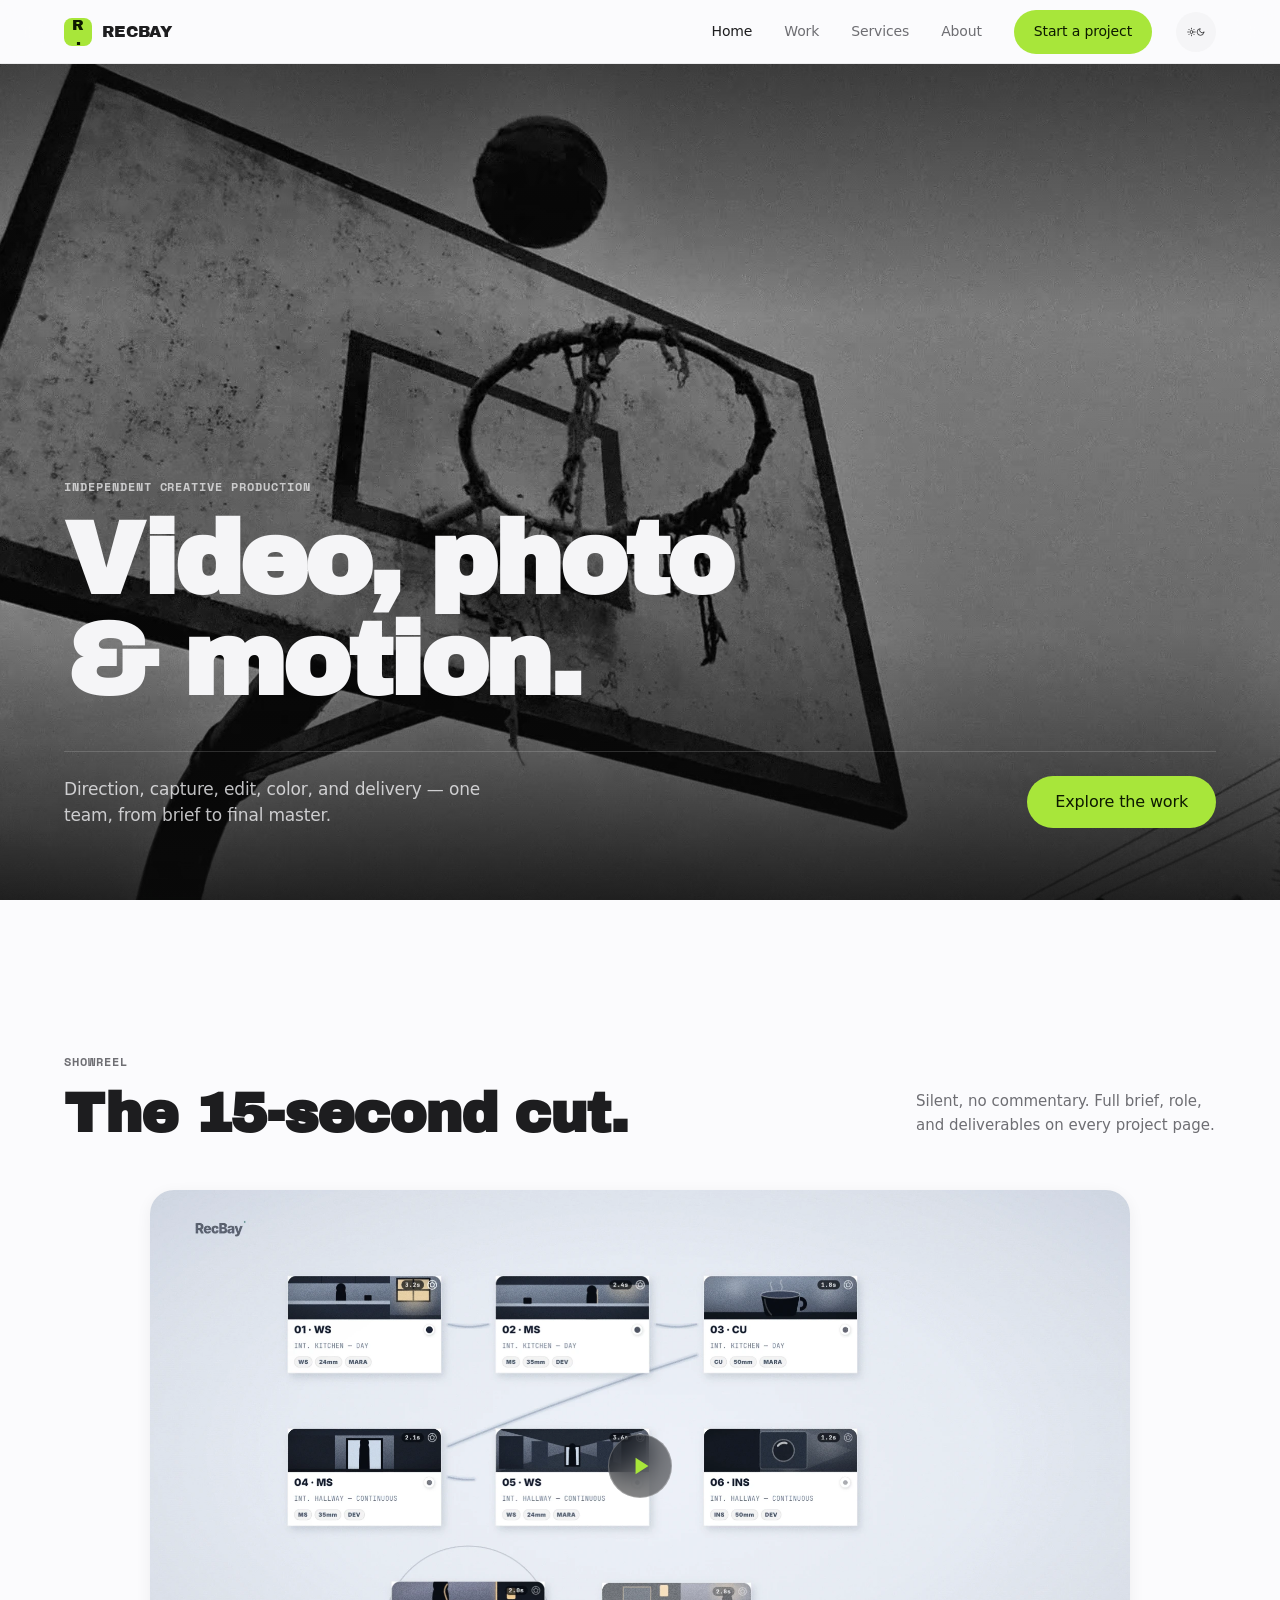
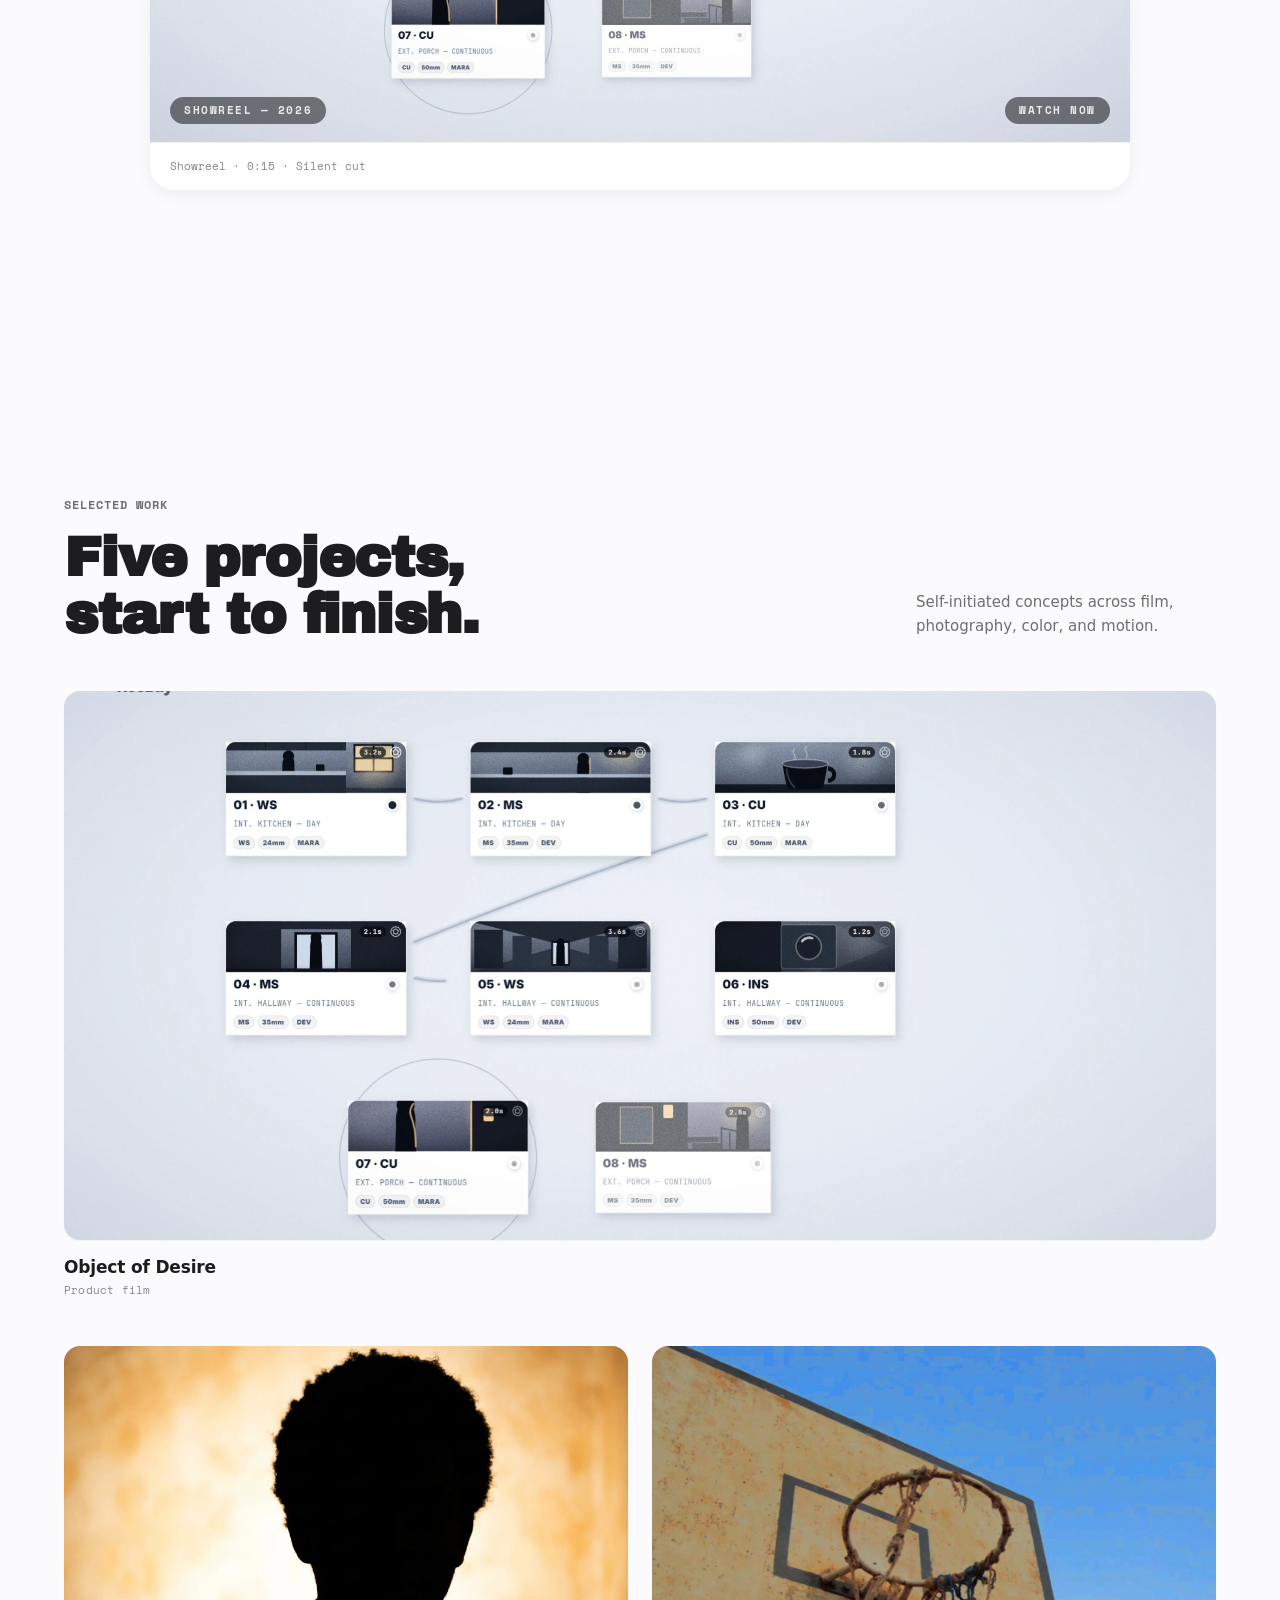
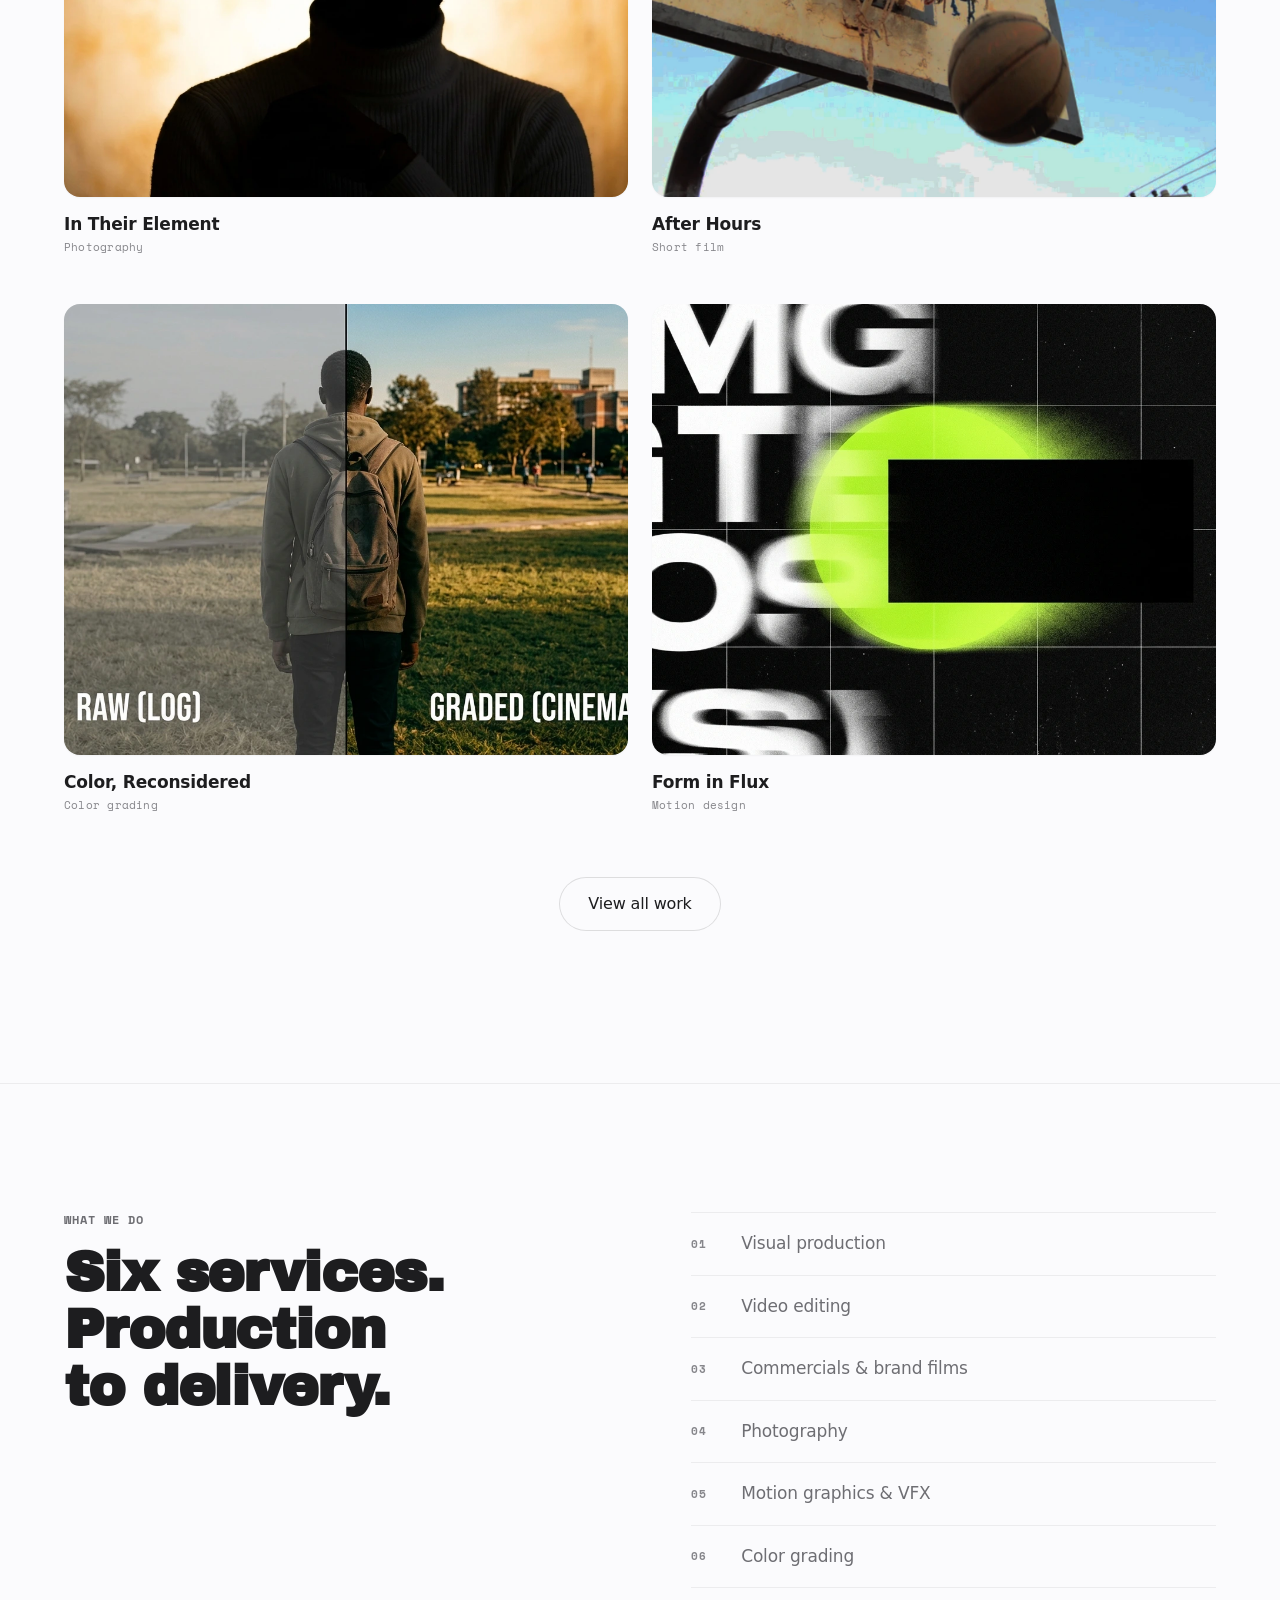
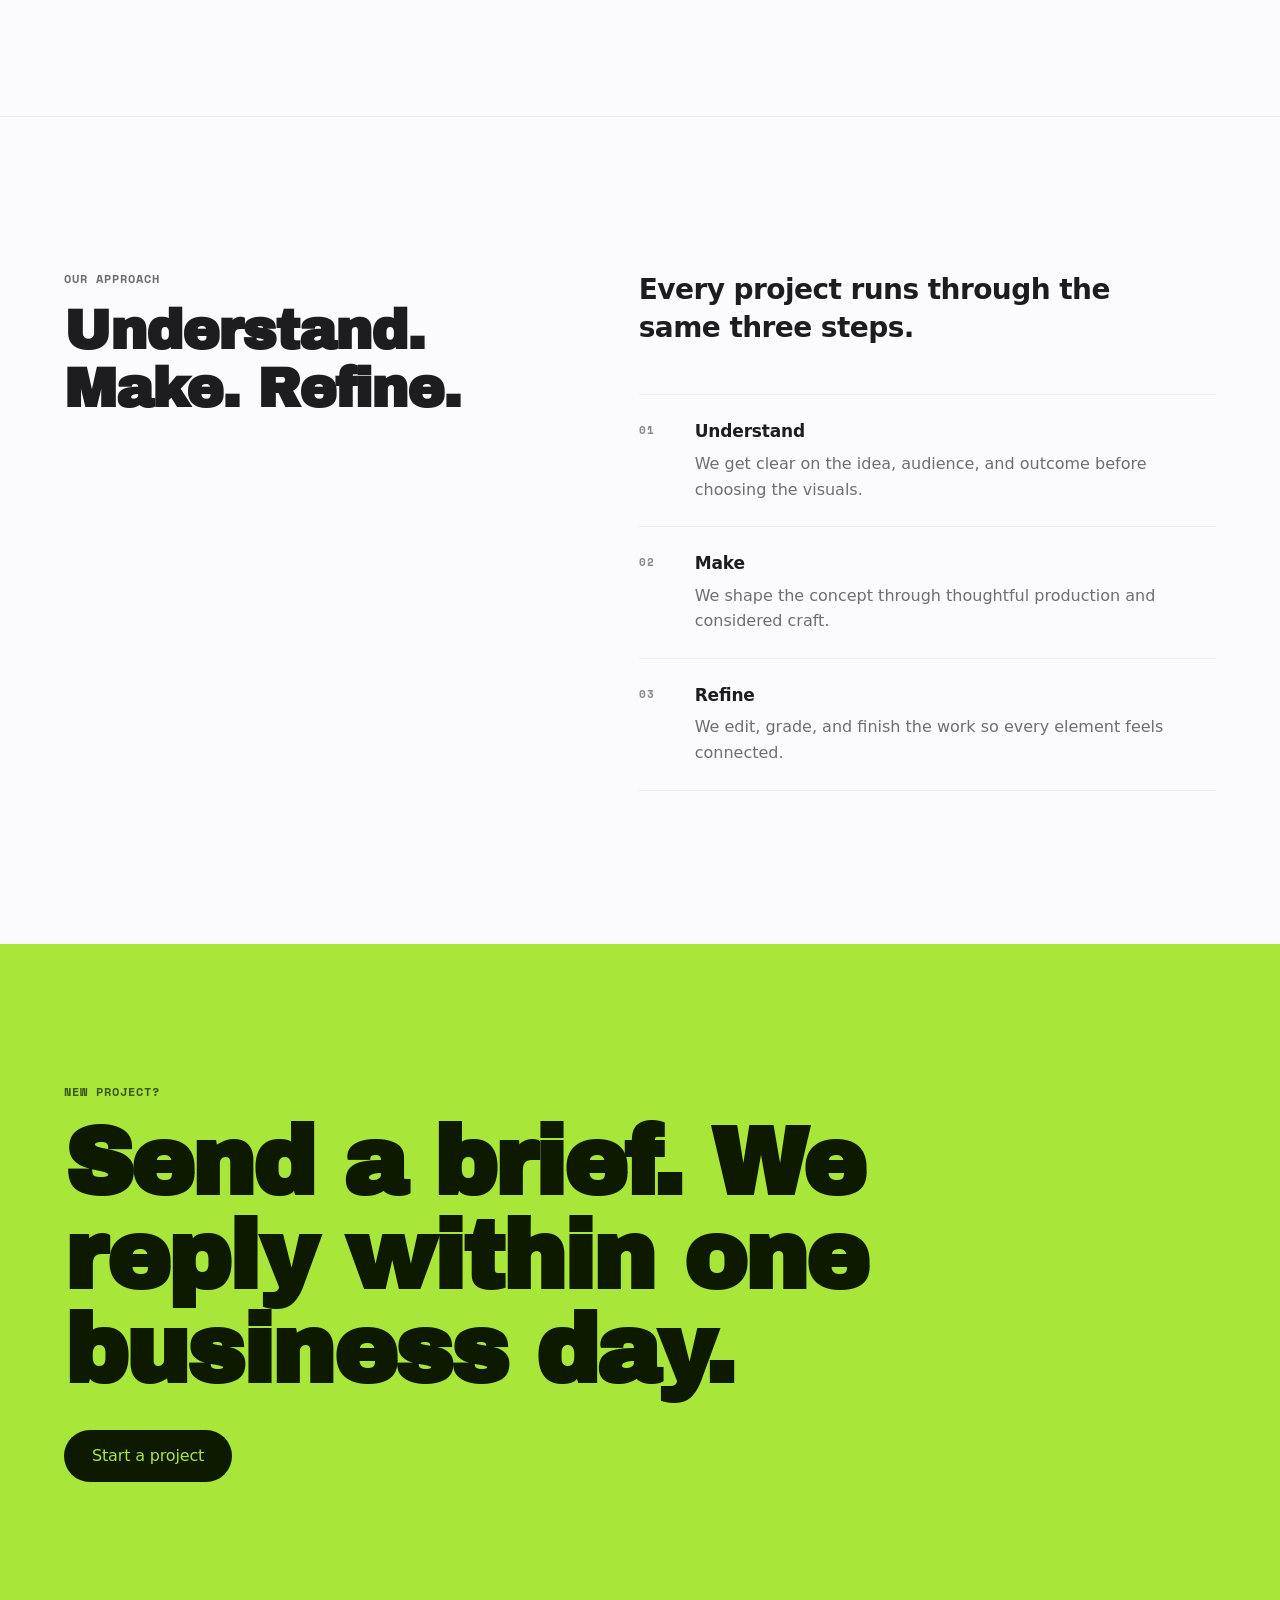
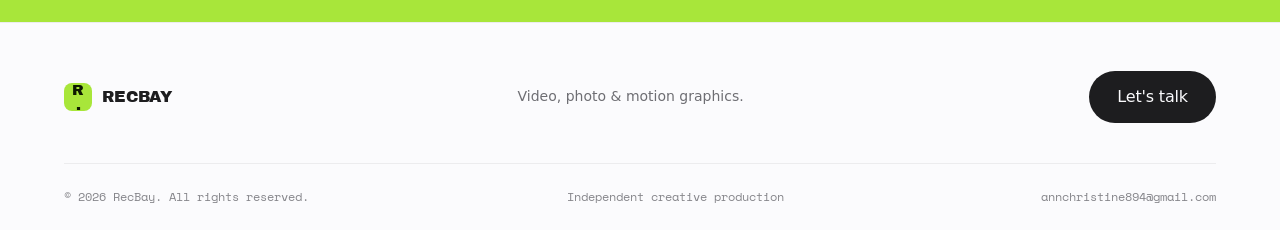
<file: index.html>
<!doctype html>
<html lang="en" class="no-js">
<head>
  <meta charset="utf-8">
  <meta name="viewport" content="width=device-width, initial-scale=1, viewport-fit=cover">
  <meta name="description" content="RecBay is an independent creative production team working across visual production, editing, photography, color grading, motion graphics and VFX.">
  <meta name="theme-color" content="#fbfbfd" id="theme-color-meta">
  <meta name="color-scheme" content="light dark">
  <script>
    (function () {
      var key = 'recbay-theme';
      var stored = null;
      try { stored = localStorage.getItem(key); } catch (e) {}
      var systemDark = window.matchMedia && window.matchMedia('(prefers-color-scheme: dark)').matches;
      var theme = stored === 'light' || stored === 'dark' ? stored : (systemDark ? 'dark' : 'light');
      document.documentElement.setAttribute('data-theme', theme);
      document.documentElement.style.colorScheme = theme;
      var meta = document.getElementById('theme-color-meta');
      if (meta) meta.setAttribute('content', theme === 'dark' ? '#000000' : '#fbfbfd');
    }());
  </script>
  <title>RecBay — Film &amp; Video Production</title>
  <link rel="icon" href="assets/images/recbay-mark.svg" type="image/svg+xml">
  <link rel="preload" href="assets/images/home/hero-poster.webp" as="image">
  <link rel="preload" href="css/styles.css" as="style">
  <link rel="stylesheet" href="css/styles.css">
  <link rel="preconnect" href="https://fonts.googleapis.com">
  <link rel="preconnect" href="https://fonts.gstatic.com" crossorigin>
  <link href="https://fonts.googleapis.com/css2?family=Archivo+Black&family=Space+Mono:wght@400;700&display=swap" rel="stylesheet">
  <script src="js/main.js" defer></script>
</head>
<body>
  <a class="skip-link" href="#main">Skip to content</a>
  <header class="site-header">
    <div class="container nav-wrap">
      <a class="wordmark" href="index.html"><span class="brand-symbol">R<span>.</span></span><span>RECBAY</span></a>
      <button class="theme-toggle" type="button" data-theme-toggle hidden aria-label="Switch to dark mode" title="Switch to dark mode">
        <span class="theme-toggle__icon" aria-hidden="true">
          <svg class="theme-toggle__sun" width="16" height="16" viewBox="0 0 24 24" fill="none" stroke="currentColor" stroke-width="2" stroke-linecap="round" stroke-linejoin="round"><circle cx="12" cy="12" r="4"></circle><path d="M12 2v2M12 20v2M4.93 4.93l1.41 1.41M17.66 17.66l1.41 1.41M2 12h2M20 12h2M6.34 17.66l-1.41 1.41M19.07 4.93l-1.41 1.41"></path></svg>
          <svg class="theme-toggle__moon" width="16" height="16" viewBox="0 0 24 24" fill="none" stroke="currentColor" stroke-width="2" stroke-linecap="round" stroke-linejoin="round"><path d="M21 12.79A9 9 0 1 1 11.21 3 7 7 0 0 0 21 12.79z"></path></svg>
        </span>
      </button>
      <button class="menu-toggle" aria-expanded="false" aria-controls="primary-nav" aria-label="Open navigation"><span></span><span></span></button>
      <nav id="primary-nav" class="primary-nav" aria-label="Main navigation">
        <a class="active" href="index.html">Home</a>
        <a href="work.html">Work</a>
        <a href="services.html">Services</a>
        <a href="about.html">About</a>
        <a class="nav-cta" href="contact.html">Start a project</a>
      </nav>
    </div>
  </header>
  <main id="main">
    <section class="hero" aria-labelledby="hero-title">
      <video class="hero-video" poster="assets/images/home/hero-poster.webp" autoplay muted loop playsinline preload="metadata" disablepictureinpicture disableremoteplayback aria-hidden="true" tabindex="-1">
        <source src="assets/videos/hero-16x9.webm" type="video/webm">
        <source src="assets/videos/hero-16x9.mp4" type="video/mp4">
      </video>
      <div class="hero-scrim" aria-hidden="true"></div>
      <div class="container hero-inner">
        <p class="eyebrow">Independent creative production</p>
        <h1 class="hero-title" id="hero-title">Video, photo &amp; motion.</h1>
        <div class="hero-bottom">
          <p class="hero-intro">Direction, capture, edit, color, and delivery — one team, from brief to final master.</p>
          <a class="button button-lime" href="work.html">Explore the work</a>
        </div>
      </div>
    </section>

    <section class="section" id="showreel" aria-labelledby="showreel-title">
      <div class="container">
        <div class="section-heading">
          <div>
            <p class="eyebrow">Showreel</p>
            <h2 id="showreel-title">The 15-second cut.</h2>
          </div>
          <p class="section-note">Silent, no commentary. Full brief, role, and deliverables on every project page.</p>
        </div>
        <figure class="reel" data-reel>
          <div class="reel__poster" data-reel-poster>
            <img src="assets/videos/showreel-poster.webp" alt="" width="1920" height="1080" loading="lazy" decoding="async">
            <p class="reel__label">Showreel — 2026</p>
            <p class="reel__status">Watch now</p>
            <button class="reel__play" type="button" data-reel-play aria-label="Play the showreel">
              <svg width="22" height="22" viewBox="0 0 24 24" aria-hidden="true" focusable="false"><polygon points="5,3 19,12 5,21" fill="currentColor"></polygon></svg>
            </button>
          </div>
          <video class="reel__video" data-reel-video controls playsinline preload="none" poster="assets/videos/showreel-poster.webp" hidden>
            <source src="assets/videos/showreel.webm" type="video/webm">
            <source src="assets/videos/showreel.mp4" type="video/mp4">
            Your browser does not support the video element.
          </video>
          <figcaption>
            <span>Showreel · 0:15 · Silent cut</span>
          </figcaption>
        </figure>
      </div>
    </section>

    <section class="section section-work">
      <div class="container">
        <div class="section-heading">
          <div>
            <p class="eyebrow">Selected work</p>
            <h2>Five projects, start to finish.</h2>
          </div>
          <p class="section-note">Self-initiated concepts across film, photography, color, and motion.</p>
        </div>
        <div class="project-grid">
          <a class="project-card project-card-large" href="project-product-film.html">
            <div class="project-art art-product"><img src="assets/images/projects/object-of-desire-card.webp" alt="Object of Desire — product film still" class="project-image" loading="lazy" decoding="async" width="1920" height="1080"></div>
            <div class="project-meta"><div><h3>Object of Desire</h3><p>Product film</p></div></div>
          </a>
          <a class="project-card" href="project-editorial.html">
            <div class="project-art art-editorial"><img src="assets/images/projects/in-their-element-card.webp" alt="In Their Element — environmental portrait still" class="project-image" loading="lazy" decoding="async" width="1408" height="768"></div>
            <div class="project-meta"><div><h3>In Their Element</h3><p>Photography</p></div></div>
          </a>
          <a class="project-card" href="project-short-film.html">
            <div class="project-art art-film"><img src="assets/images/projects/after-hours-card.webp" alt="After Hours — night film still" class="project-image" loading="lazy" decoding="async" width="1920" height="1080"></div>
            <div class="project-meta"><div><h3>After Hours</h3><p>Short film</p></div></div>
          </a>
          <a class="project-card" href="project-color-study.html">
            <div class="project-art art-grade"><img src="assets/images/projects/color-reconsidered-card.webp" alt="Color, Reconsidered — graded still" class="project-image" loading="lazy" decoding="async" width="1408" height="768"></div>
            <div class="project-meta"><div><h3>Color, Reconsidered</h3><p>Color grading</p></div></div>
          </a>
          <a class="project-card" href="project-motion-ident.html">
            <div class="project-art art-motion"><img src="assets/images/projects/form-in-flux-card.webp" alt="Form in Flux — motion design styleframe" class="project-image" loading="lazy" decoding="async" width="1408" height="768"></div>
            <div class="project-meta"><div><h3>Form in Flux</h3><p>Motion design</p></div></div>
          </a>
        </div>
        <div class="center-action"><a class="button button-outline" href="work.html">View all work</a></div>
      </div>
    </section>

    <section class="services-band">
      <div class="container services-band-inner">
        <div>
          <p class="eyebrow">What we do</p>
          <h2>Six services. Production to delivery.</h2>
        </div>
        <div class="service-list">
          <a href="services.html#visual-production"><span>01</span> Visual production</a>
          <a href="services.html#video-editing"><span>02</span> Video editing</a>
          <a href="services.html#brand-films"><span>03</span> Commercials & brand films</a>
          <a href="services.html#photography"><span>04</span> Photography</a>
          <a href="services.html#motion-vfx"><span>05</span> Motion graphics & VFX</a>
          <a href="services.html#color-grading"><span>06</span> Color grading</a>
        </div>
      </div>
    </section>

    <section class="section process-section">
      <div class="container process-layout">
        <div>
          <p class="eyebrow">Our approach</p>
          <h2>Understand. Make. Refine.</h2>
        </div>
        <div class="process-content">
          <p class="large-copy">Every project runs through the same three steps.</p>
          <div class="process-steps">
            <div><span>01</span><h3>Understand</h3><p>We get clear on the idea, audience, and outcome before choosing the visuals.</p></div>
            <div><span>02</span><h3>Make</h3><p>We shape the concept through thoughtful production and considered craft.</p></div>
            <div><span>03</span><h3>Refine</h3><p>We edit, grade, and finish the work so every element feels connected.</p></div>
          </div>
        </div>
      </div>
    </section>

    <section class="contact-banner">
      <div class="container contact-banner-inner">
        <p class="eyebrow">New project?</p>
        <h2>Send a brief. We reply within one business day.</h2>
        <a class="button button-lime" href="contact.html">Start a project</a>
      </div>
    </section>
  </main>

  <footer class="site-footer">
    <div class="container footer-top"><a class="wordmark" href="index.html"><span class="brand-symbol">R<span>.</span></span><span>RECBAY</span></a><p>Video, photo &amp; motion graphics.</p><a class="button button-solid" href="contact.html">Let's talk</a></div>
    <div class="container footer-bottom"><span>© <span data-year></span> RecBay. All rights reserved.</span><span>Independent creative production</span><a href="mailto:annchristine894@gmail.com">annchristine894@gmail.com</a></div>
  </footer>
</body>
</html>
</file>
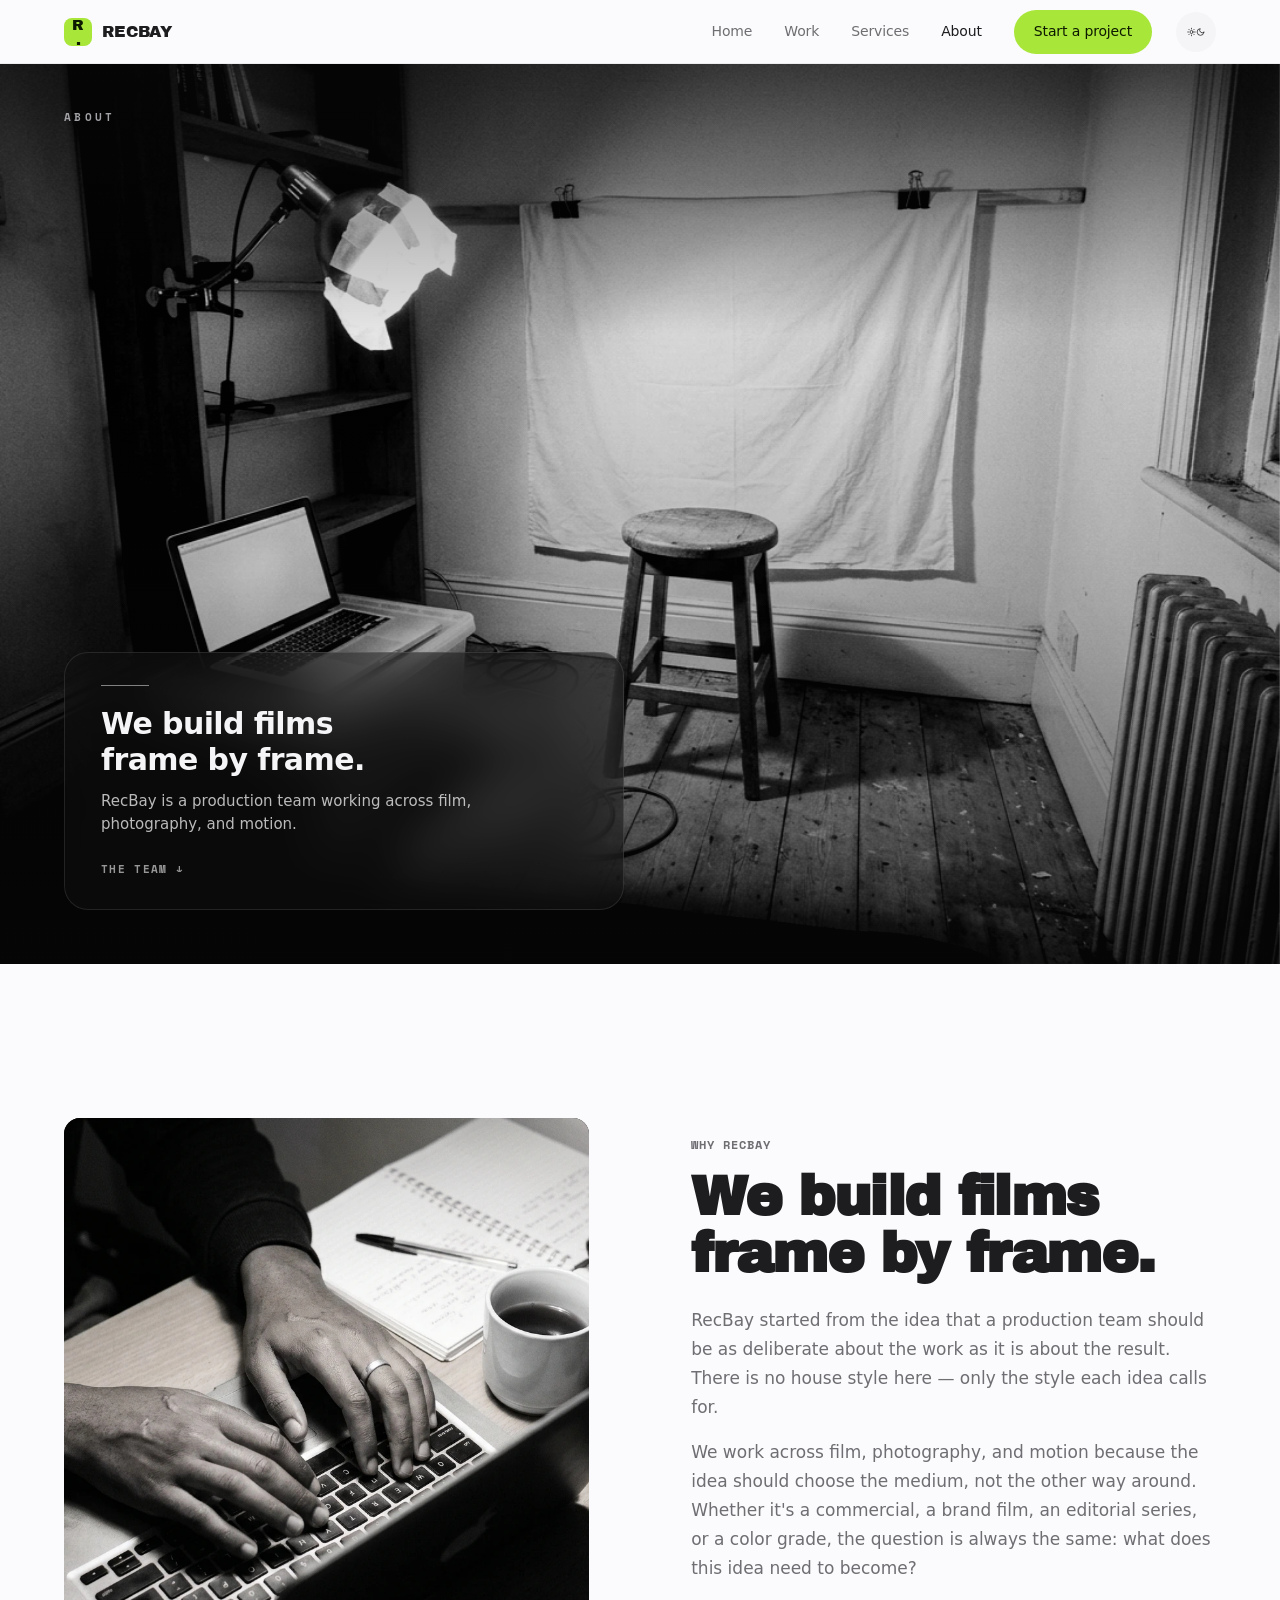
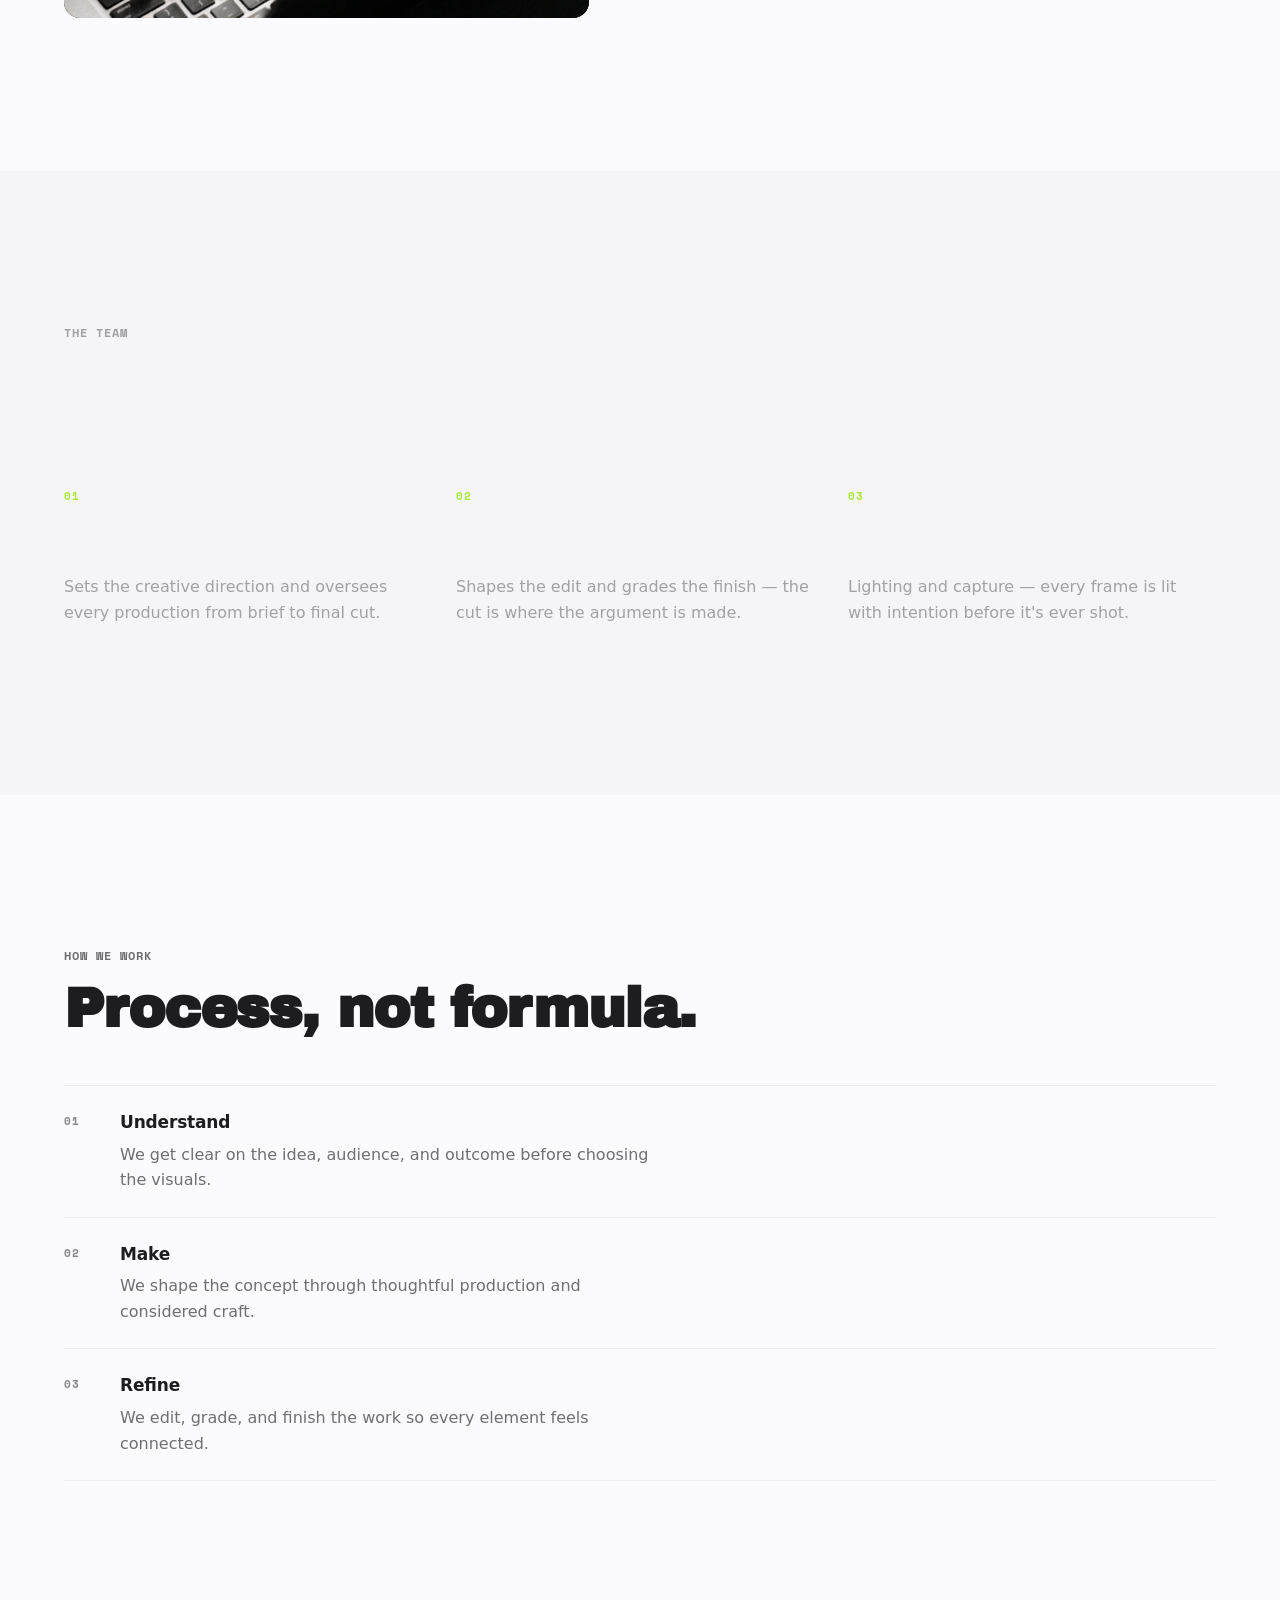
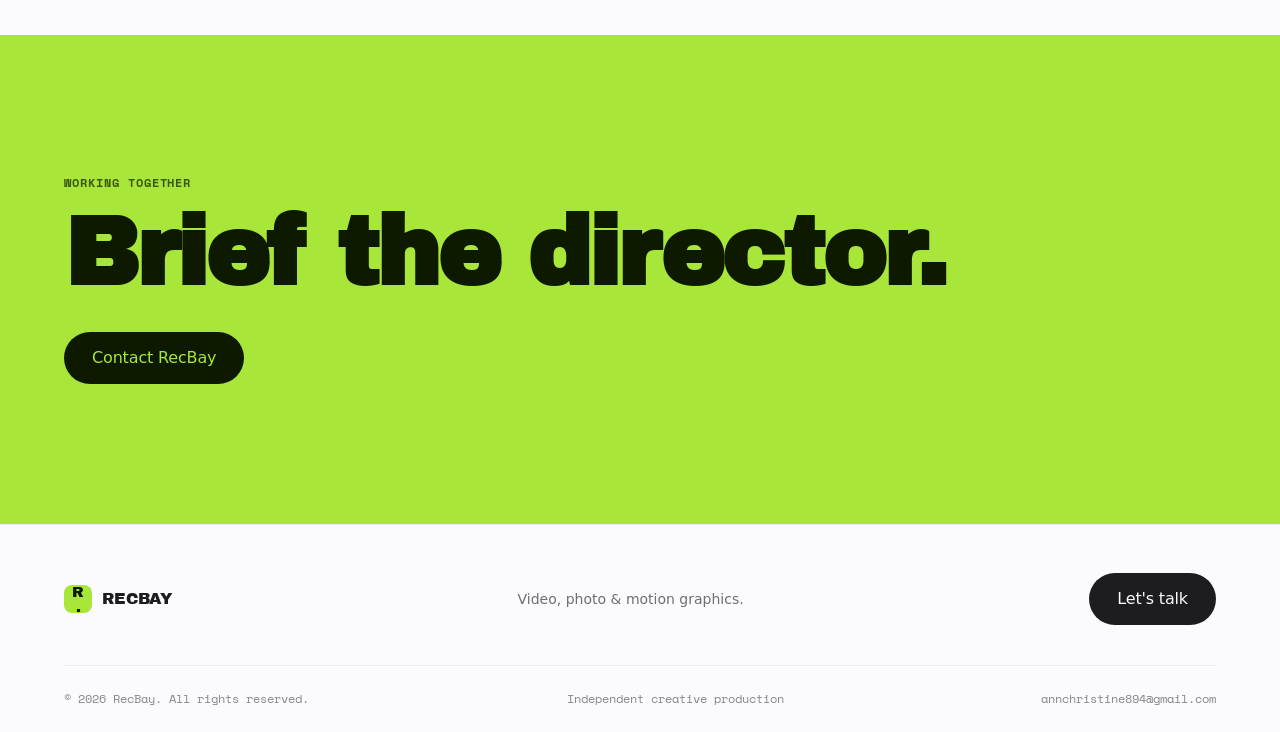
<file: about.html>
<!doctype html>
<html lang="en" class="no-js">
<head>
  <meta charset="utf-8">
  <meta name="viewport" content="width=device-width, initial-scale=1, viewport-fit=cover">
  <meta name="description" content="Learn about RecBay's approach to visual production and post-production.">
  <meta name="theme-color" content="#fbfbfd" id="theme-color-meta">
  <meta name="color-scheme" content="light dark">
  <script>
    (function () {
      var key = 'recbay-theme';
      var stored = null;
      try { stored = localStorage.getItem(key); } catch (e) {}
      var systemDark = window.matchMedia && window.matchMedia('(prefers-color-scheme: dark)').matches;
      var theme = stored === 'light' || stored === 'dark' ? stored : (systemDark ? 'dark' : 'light');
      document.documentElement.setAttribute('data-theme', theme);
      document.documentElement.style.colorScheme = theme;
      var meta = document.getElementById('theme-color-meta');
      if (meta) meta.setAttribute('content', theme === 'dark' ? '#000000' : '#fbfbfd');
    }());
  </script>
  <title>About | RecBay — team and process</title>
  <link rel="icon" href="assets/images/recbay-mark.svg" type="image/svg+xml">
  <link rel="stylesheet" href="css/styles.css">
  <link rel="preconnect" href="https://fonts.googleapis.com">
  <link rel="preconnect" href="https://fonts.gstatic.com" crossorigin>
  <link href="https://fonts.googleapis.com/css2?family=Archivo+Black&family=Space+Mono:wght@400;700&display=swap" rel="stylesheet">
  <link rel="preload" href="assets/images/about/about-hero.webp" as="image" fetchpriority="high">
  <script src="js/main.js" defer></script>
</head>
<body class="page-about">
  <a class="skip-link" href="#main">Skip to content</a>
  <header class="site-header">
    <div class="container nav-wrap">
      <a class="wordmark" href="index.html"><span class="brand-symbol">R<span>.</span></span><span>RECBAY</span></a>
      <button class="theme-toggle" type="button" data-theme-toggle hidden aria-label="Switch to dark mode" title="Switch to dark mode">
        <span class="theme-toggle__icon" aria-hidden="true">
          <svg class="theme-toggle__sun" width="16" height="16" viewBox="0 0 24 24" fill="none" stroke="currentColor" stroke-width="2" stroke-linecap="round" stroke-linejoin="round"><circle cx="12" cy="12" r="4"></circle><path d="M12 2v2M12 20v2M4.93 4.93l1.41 1.41M17.66 17.66l1.41 1.41M2 12h2M20 12h2M6.34 17.66l-1.41 1.41M19.07 4.93l-1.41 1.41"></path></svg>
          <svg class="theme-toggle__moon" width="16" height="16" viewBox="0 0 24 24" fill="none" stroke="currentColor" stroke-width="2" stroke-linecap="round" stroke-linejoin="round"><path d="M21 12.79A9 9 0 1 1 11.21 3 7 7 0 0 0 21 12.79z"></path></svg>
        </span>
      </button>
      <button class="menu-toggle" aria-expanded="false" aria-controls="primary-nav" aria-label="Open navigation"><span></span><span></span></button>
      <nav id="primary-nav" class="primary-nav" aria-label="Main navigation">
        <a href="index.html">Home</a>
        <a href="work.html">Work</a>
        <a href="services.html">Services</a>
        <a class="active" href="about.html">About</a>
        <a class="nav-cta" href="contact.html">Start a project</a>
      </nav>
    </div>
  </header>
  <main id="main">
    <section class="about-hero section-dark" id="about-hero">
      <div class="container">
        <div class="about-hero__meta">
          <p class="about-hero__label">About</p>
        </div>
        <div class="about-hero__image">
          <img class="about-hero__img" src="assets/images/about/about-hero.webp" alt="RecBay studio at work" width="1408" height="768" loading="eager" decoding="async" fetchpriority="high">
          <div class="about-hero__overlay"></div>
          <div class="about-hero__drift"></div>
        </div>
        <div class="about-hero__caption">
          <div class="about-hero__hairline"></div>
          <p class="about-hero__belief">We build films frame by frame.</p>
          <p class="about-hero__fact">RecBay is a production team working across film, photography, and motion.</p>
          <p class="about-hero__scroll">The team <span aria-hidden="true">↓</span></p>
        </div>
      </div>
    </section>

    <section class="section">
      <div class="container">
        <div class="about-grid">
          <div class="about-art">
            <img src="assets/images/about/about-body.webp" alt="RecBay team at work in the studio" class="project-image" loading="lazy" decoding="async" width="1408" height="768">
          </div>
          <div class="about-copy">
            <p class="eyebrow">Why RecBay</p>
            <h1>We build films frame by frame.</h1>
            <p>RecBay started from the idea that a production team should be as deliberate about the work as it is about the result. There is no house style here — only the style each idea calls for.</p>
            <p>We work across film, photography, and motion because the idea should choose the medium, not the other way around. Whether it's a commercial, a brand film, an editorial series, or a color grade, the question is always the same: what does this idea need to become?</p>
          </div>
        </div>
      </div>
    </section>

    <section class="section section-dark">
      <div class="container">
        <div class="section-heading">
          <div>
            <p class="eyebrow">The team</p>
            <h2>Who does the work.</h2>
          </div>
        </div>
        <div class="principles-grid">
          <article>
            <span>01</span>
            <h3>Founder & director</h3>
            <p>Sets the creative direction and oversees every production from brief to final cut.</p>
          </article>
          <article>
            <span>02</span>
            <h3>Editor & colorist</h3>
            <p>Shapes the edit and grades the finish — the cut is where the argument is made.</p>
          </article>
          <article>
            <span>03</span>
            <h3>Director of photography</h3>
            <p>Lighting and capture — every frame is lit with intention before it's ever shot.</p>
          </article>
        </div>
      </div>
    </section>

    <section class="section">
      <div class="container">
        <div class="section-heading">
          <div>
            <p class="eyebrow">How we work</p>
            <h2>Process, not formula.</h2>
          </div>
        </div>
        <div class="process-steps">
          <div><span>01</span><h3>Understand</h3><p>We get clear on the idea, audience, and outcome before choosing the visuals.</p></div>
          <div><span>02</span><h3>Make</h3><p>We shape the concept through thoughtful production and considered craft.</p></div>
          <div><span>03</span><h3>Refine</h3><p>We edit, grade, and finish the work so every element feels connected.</p></div>
        </div>
      </div>
    </section>

    <section class="contact-banner">
      <div class="container contact-banner-inner">
        <p class="eyebrow">Working together</p>
        <h2>Brief the director.</h2>
        <a class="button button-lime" href="contact.html">Contact RecBay</a>
      </div>
    </section>
  </main>

  <footer class="site-footer">
    <div class="container footer-top"><a class="wordmark" href="index.html"><span class="brand-symbol">R<span>.</span></span><span>RECBAY</span></a><p>Video, photo &amp; motion graphics.</p><a class="button button-solid" href="contact.html">Let's talk</a></div>
    <div class="container footer-bottom"><span>© <span data-year></span> RecBay. All rights reserved.</span><span>Independent creative production</span><a href="mailto:annchristine894@gmail.com">annchristine894@gmail.com</a></div>
  </footer>
</body>
</html>
</file>
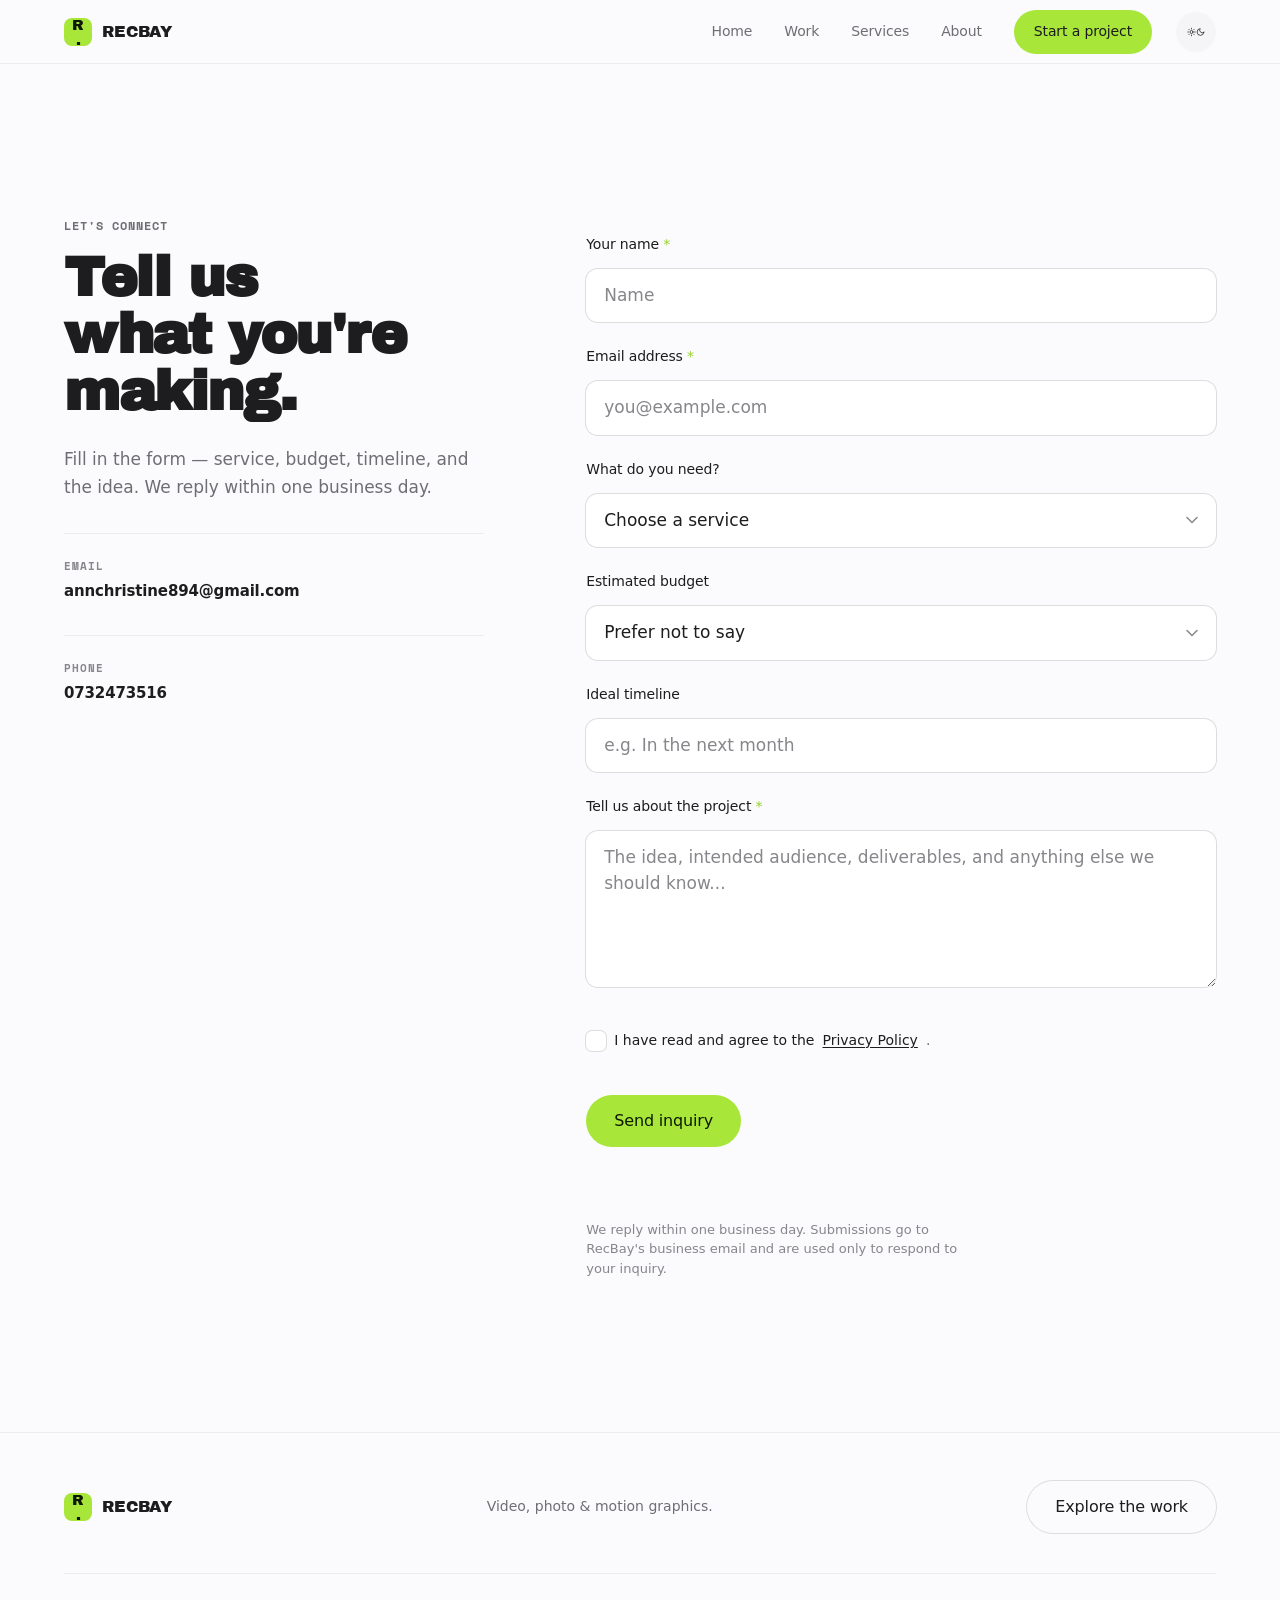
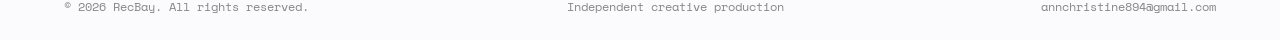
<file: contact.html>
<!doctype html>
<html lang="en">
<head>
  <meta charset="utf-8">
  <meta name="viewport" content="width=device-width, initial-scale=1, viewport-fit=cover">
  <meta name="description" content="Start a visual production, editing, photography, motion design or color grading project with RecBay.">
  <meta name="theme-color" content="#fbfbfd" id="theme-color-meta">
  <meta name="color-scheme" content="light dark">
  <script>
    (function () {
      var key = 'recbay-theme';
      var stored = null;
      try { stored = localStorage.getItem(key); } catch (e) {}
      var systemDark = window.matchMedia && window.matchMedia('(prefers-color-scheme: dark)').matches;
      var theme = stored === 'light' || stored === 'dark' ? stored : (systemDark ? 'dark' : 'light');
      document.documentElement.setAttribute('data-theme', theme);
      document.documentElement.style.colorScheme = theme;
      var meta = document.getElementById('theme-color-meta');
      if (meta) meta.setAttribute('content', theme === 'dark' ? '#000000' : '#fbfbfd');
    }());
  </script>
  <title>Contact | RecBay — reply within one business day</title>
  <link rel="icon" href="assets/images/recbay-mark.svg" type="image/svg+xml">
  <link rel="stylesheet" href="css/styles.css">
  <link rel="preconnect" href="https://fonts.googleapis.com">
  <link rel="preconnect" href="https://fonts.gstatic.com" crossorigin>
  <link href="https://fonts.googleapis.com/css2?family=Archivo+Black&family=Space+Mono:wght@400;700&display=swap" rel="stylesheet">
  <script src="js/main.js" defer></script>
</head>
<body>
  <a class="skip-link" href="#main">Skip to content</a>
  <header class="site-header">
    <div class="container nav-wrap">
      <a class="wordmark" href="index.html"><span class="brand-symbol">R<span>.</span></span><span>RECBAY</span></a>
      <button class="theme-toggle" type="button" data-theme-toggle hidden aria-label="Switch to dark mode" title="Switch to dark mode">
        <span class="theme-toggle__icon" aria-hidden="true">
          <svg class="theme-toggle__sun" width="16" height="16" viewBox="0 0 24 24" fill="none" stroke="currentColor" stroke-width="2" stroke-linecap="round" stroke-linejoin="round"><circle cx="12" cy="12" r="4"></circle><path d="M12 2v2M12 20v2M4.93 4.93l1.41 1.41M17.66 17.66l1.41 1.41M2 12h2M20 12h2M6.34 17.66l-1.41 1.41M19.07 4.93l-1.41 1.41"></path></svg>
          <svg class="theme-toggle__moon" width="16" height="16" viewBox="0 0 24 24" fill="none" stroke="currentColor" stroke-width="2" stroke-linecap="round" stroke-linejoin="round"><path d="M21 12.79A9 9 0 1 1 11.21 3 7 7 0 0 0 21 12.79z"></path></svg>
        </span>
      </button>
      <button class="menu-toggle" aria-expanded="false" aria-controls="primary-nav" aria-label="Open navigation"><span></span><span></span></button>
      <nav id="primary-nav" class="primary-nav" aria-label="Main navigation">
        <a href="index.html">Home</a>
        <a href="work.html">Work</a>
        <a href="services.html">Services</a>
        <a href="about.html">About</a>
        <a class="nav-cta active" href="contact.html">Start a project</a>
      </nav>
    </div>
  </header>
  <main id="main">
    <section class="section">
      <div class="container contact-layout">
        <div class="contact-aside">
          <p class="eyebrow">Let's connect</p>
          <h1>Tell us what you're making.</h1>
          <p>Fill in the form — service, budget, timeline, and the idea. We reply within one business day.</p>
          <div class="contact-detail">
            <span>Email</span><a href="mailto:annchristine894@gmail.com">annchristine894@gmail.com</a>
          </div>
          <div class="contact-detail">
            <span>Phone</span><a href="tel:0732473516">0732473516</a>
          </div>
        </div>
        <form class="contact-form" id="contact-form" name="contact" method="POST" action="https://api.web3forms.com/submit">
          <input type="hidden" name="access_key" value="YOUR_ACCESS_KEY">
          <input id="hp" name="botcheck" type="text" autocomplete="off" tabindex="-1" aria-hidden="true" style="position:absolute!important;left:-9999px;width:1px;height:1px;overflow:hidden;opacity:0">
          <label for="name">Your name <span>*</span></label><input id="name" name="name" autocomplete="name" required placeholder="Name" inputmode="text">
          <label for="email">Email address <span>*</span></label><input id="email" name="email" type="email" autocomplete="email" required placeholder="you@example.com">
          <label for="project-type">What do you need?</label><select id="project-type" name="project-type"><option value="">Choose a service</option><option>Visual production</option><option>Video editing</option><option>Commercial or brand film</option><option>Photography</option><option>Motion graphics or VFX</option><option>Color grading</option><option>Something else</option></select>
          <label for="budget">Estimated budget</label><select id="budget" name="budget"><option value="">Prefer not to say</option><option>Under KSh 10,000</option><option>KSh 10,000–30,000</option><option>KSh 30,000–75,000</option><option>KSh 75,000+</option><option>To be discussed</option></select>
          <label for="timeline">Ideal timeline</label><input id="timeline" name="timeline" placeholder="e.g. In the next month" inputmode="text">
          <label for="message">Tell us about the project <span>*</span></label><textarea id="message" name="message" rows="5" required placeholder="The idea, intended audience, deliverables, and anything else we should know..."></textarea>
          <div class="consent">
            <input id="consent" name="privacy-consent" type="checkbox" required>
            <label for="consent">I have read and agree to the</label>
            <a href="privacy.html">Privacy Policy</a>.
          </div>
          <button class="button button-lime form-submit" type="submit">Send inquiry</button>
          <div class="form-status" id="form-status" role="status" aria-live="polite"></div>
          <p class="form-hint">We reply within one business day. Submissions go to RecBay's business email and are used only to respond to your inquiry.</p>
        </form>
      </div>
    </section>
  </main>

  <footer class="site-footer">
    <div class="container footer-top"><a class="wordmark" href="index.html"><span class="brand-symbol">R<span>.</span></span><span>RECBAY</span></a><p>Video, photo &amp; motion graphics.</p><a class="button button-outline" href="work.html">Explore the work</a></div>
    <div class="container footer-bottom"><span>© <span data-year></span> RecBay. All rights reserved.</span><span>Independent creative production</span><a href="mailto:annchristine894@gmail.com">annchristine894@gmail.com</a></div>
  </footer>
</body>
</html>
</file>
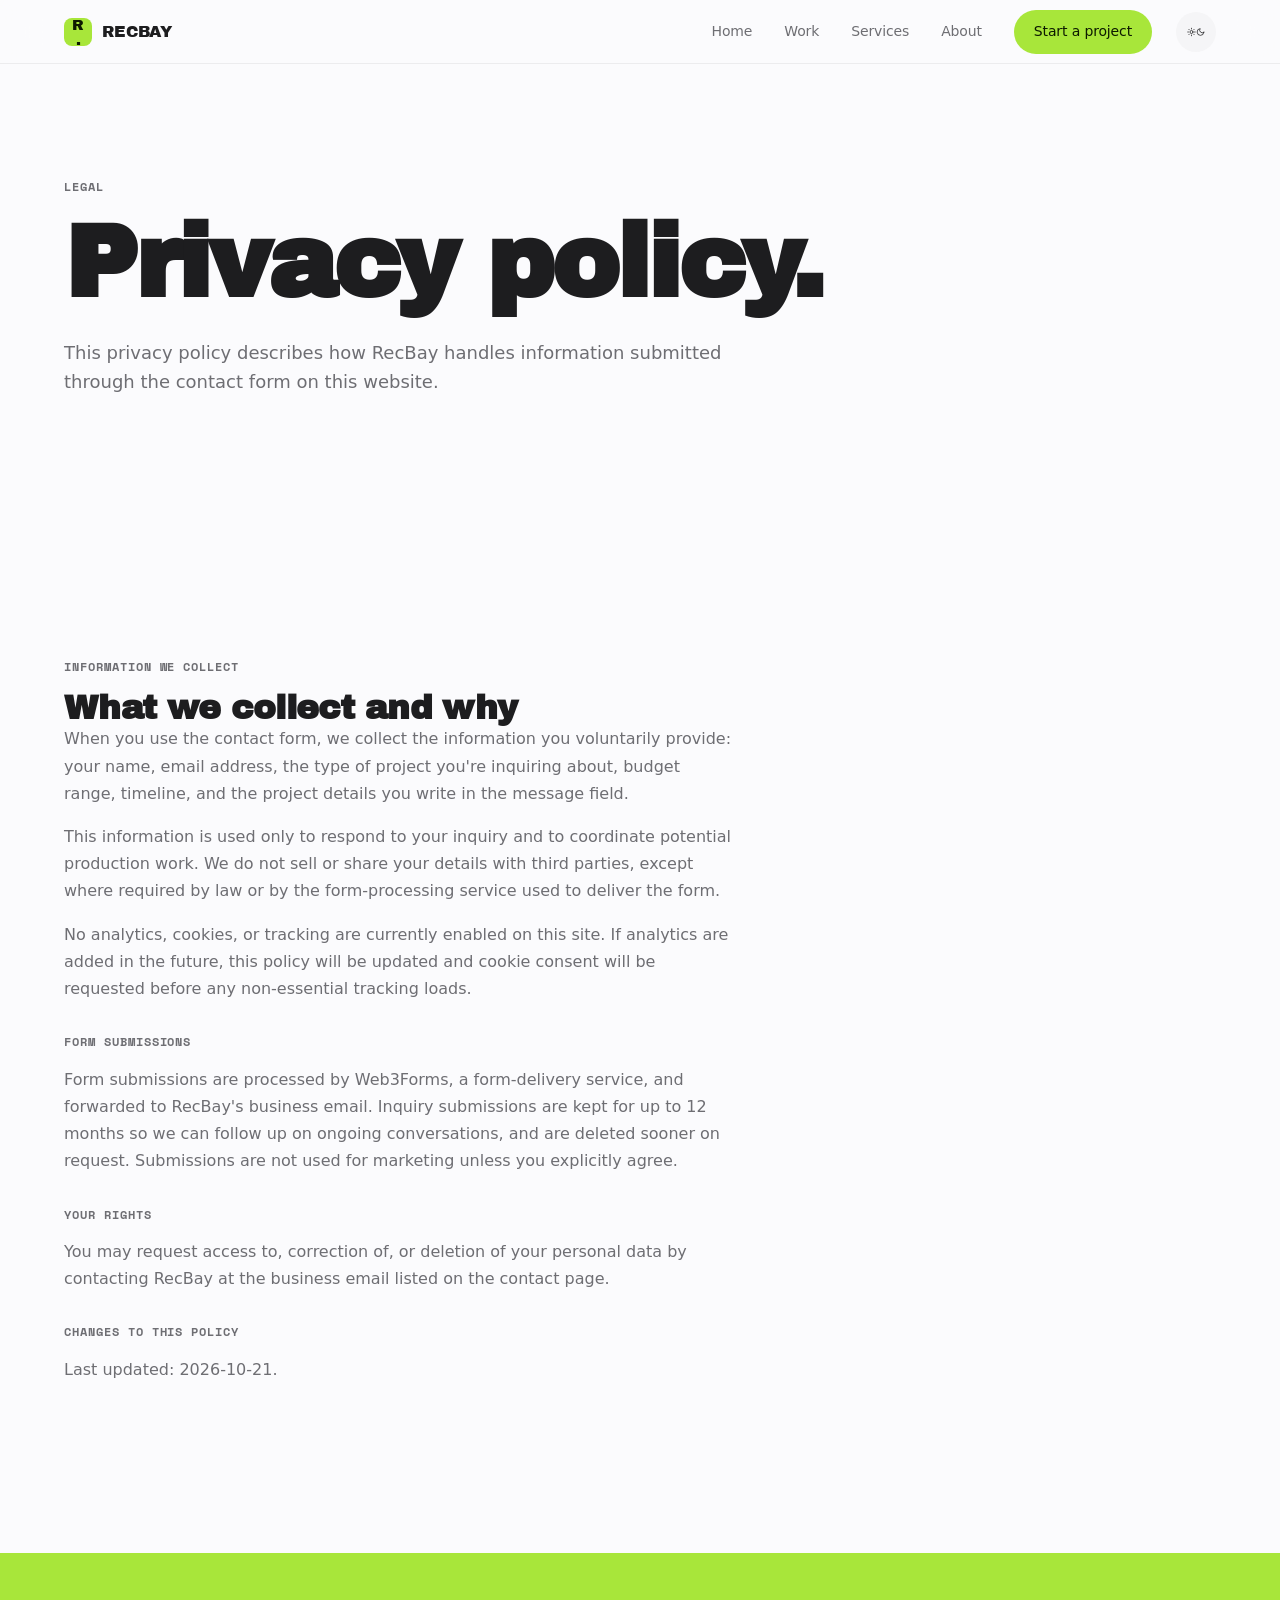
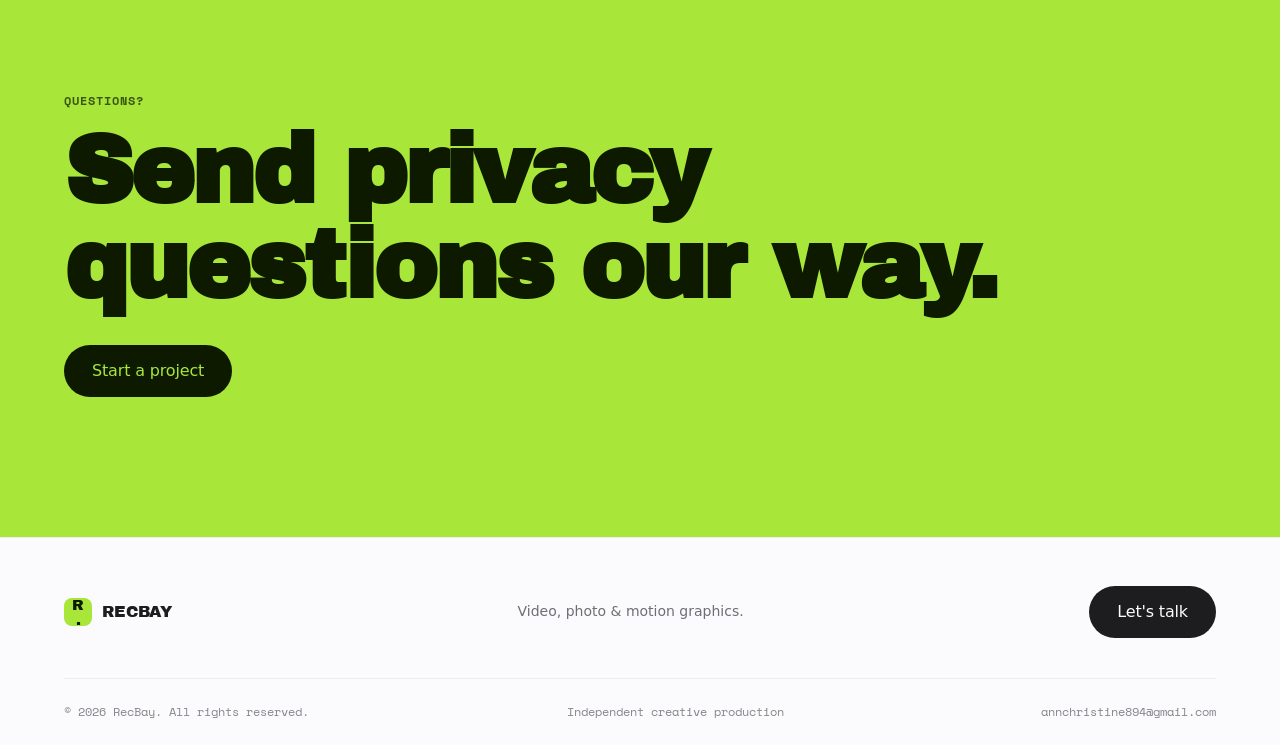
<file: privacy.html>
<!doctype html>
<html lang="en">
<head>
  <meta charset="utf-8">
  <meta name="viewport" content="width=device-width, initial-scale=1, viewport-fit=cover">
  <meta name="description" content="RecBay privacy policy: how we handle information you submit through the contact form.">
  <meta name="theme-color" content="#fbfbfd" id="theme-color-meta">
  <meta name="color-scheme" content="light dark">
  <script>
    (function () {
      var key = 'recbay-theme';
      var stored = null;
      try { stored = localStorage.getItem(key); } catch (e) {}
      var systemDark = window.matchMedia && window.matchMedia('(prefers-color-scheme: dark)').matches;
      var theme = stored === 'light' || stored === 'dark' ? stored : (systemDark ? 'dark' : 'light');
      document.documentElement.setAttribute('data-theme', theme);
      document.documentElement.style.colorScheme = theme;
      var meta = document.getElementById('theme-color-meta');
      if (meta) meta.setAttribute('content', theme === 'dark' ? '#000000' : '#fbfbfd');
    }());
  </script>
  <title>Privacy policy | RecBay — form data and your rights</title>
  <link rel="icon" href="assets/images/recbay-mark.svg" type="image/svg+xml">
  <link rel="stylesheet" href="css/styles.css">
  <link rel="preconnect" href="https://fonts.googleapis.com">
  <link rel="preconnect" href="https://fonts.gstatic.com" crossorigin>
  <link href="https://fonts.googleapis.com/css2?family=Archivo+Black&family=Space+Mono:wght@400;700&display=swap" rel="stylesheet">
  <script src="js/main.js" defer></script>
</head>
<body>
  <a class="skip-link" href="#main">Skip to content</a>
  <header class="site-header">
    <div class="container nav-wrap">
      <a class="wordmark" href="index.html"><span class="brand-symbol">R<span>.</span></span><span>RECBAY</span></a>
      <button class="theme-toggle" type="button" data-theme-toggle hidden aria-label="Switch to dark mode" title="Switch to dark mode">
        <span class="theme-toggle__icon" aria-hidden="true">
          <svg class="theme-toggle__sun" width="16" height="16" viewBox="0 0 24 24" fill="none" stroke="currentColor" stroke-width="2" stroke-linecap="round" stroke-linejoin="round"><circle cx="12" cy="12" r="4"></circle><path d="M12 2v2M12 20v2M4.93 4.93l1.41 1.41M17.66 17.66l1.41 1.41M2 12h2M20 12h2M6.34 17.66l-1.41 1.41M19.07 4.93l-1.41 1.41"></path></svg>
          <svg class="theme-toggle__moon" width="16" height="16" viewBox="0 0 24 24" fill="none" stroke="currentColor" stroke-width="2" stroke-linecap="round" stroke-linejoin="round"><path d="M21 12.79A9 9 0 1 1 11.21 3 7 7 0 0 0 21 12.79z"></path></svg>
        </span>
      </button>
      <button class="menu-toggle" aria-expanded="false" aria-controls="primary-nav" aria-label="Open navigation"><span></span><span></span></button>
      <nav id="primary-nav" class="primary-nav" aria-label="Main navigation">
        <a href="index.html">Home</a>
        <a href="work.html">Work</a>
        <a href="services.html">Services</a>
        <a href="about.html">About</a>
        <a class="nav-cta" href="contact.html">Start a project</a>
      </nav>
    </div>
  </header>
  <main id="main">
    <section class="page-hero">
      <div class="container">
        <p class="eyebrow">Legal</p>
        <h1>Privacy policy.</h1>
        <p class="page-intro">This privacy policy describes how RecBay handles information submitted through the contact form on this website.</p>
      </div>
    </section>
    <section class="section">
      <div class="container">
        <div class="legal-layout">
          <div class="about-copy">
            <p class="eyebrow">Information we collect</p>
            <h2>What we collect and why</h2>
            <p>When you use the contact form, we collect the information you voluntarily provide: your name, email address, the type of project you're inquiring about, budget range, timeline, and the project details you write in the message field.</p>
            <p>This information is used only to respond to your inquiry and to coordinate potential production work. We do not sell or share your details with third parties, except where required by law or by the form-processing service used to deliver the form.</p>
            <p>No analytics, cookies, or tracking are currently enabled on this site. If analytics are added in the future, this policy will be updated and cookie consent will be requested before any non-essential tracking loads.</p>

            <p class="eyebrow">Form submissions</p>
            <p>Form submissions are processed by Web3Forms, a form-delivery service, and forwarded to RecBay's business email. Inquiry submissions are kept for up to 12 months so we can follow up on ongoing conversations, and are deleted sooner on request. Submissions are not used for marketing unless you explicitly agree.</p>

            <p class="eyebrow">Your rights</p>
            <p>You may request access to, correction of, or deletion of your personal data by contacting RecBay at the business email listed on the contact page.</p>

            <p class="eyebrow">Changes to this policy</p>
            <p class="small-note">Last updated: 2026-10-21.</p>
          </div>
        </div>
      </div>
    </section>

    <section class="contact-banner">
      <div class="container contact-banner-inner">
        <p class="eyebrow">Questions?</p>
        <h2>Send privacy questions our way.</h2>
        <a class="button button-lime" href="contact.html">Start a project</a>
      </div>
    </section>
  </main>

  <footer class="site-footer">
    <div class="container footer-top"><a class="wordmark" href="index.html"><span class="brand-symbol">R<span>.</span></span><span>RECBAY</span></a><p>Video, photo &amp; motion graphics.</p><a class="button button-solid" href="contact.html">Let's talk</a></div>
    <div class="container footer-bottom"><span>© <span data-year></span> RecBay. All rights reserved.</span><span>Independent creative production</span><a href="mailto:annchristine894@gmail.com">annchristine894@gmail.com</a></div>
  </footer>
</body>
</html>
</file>
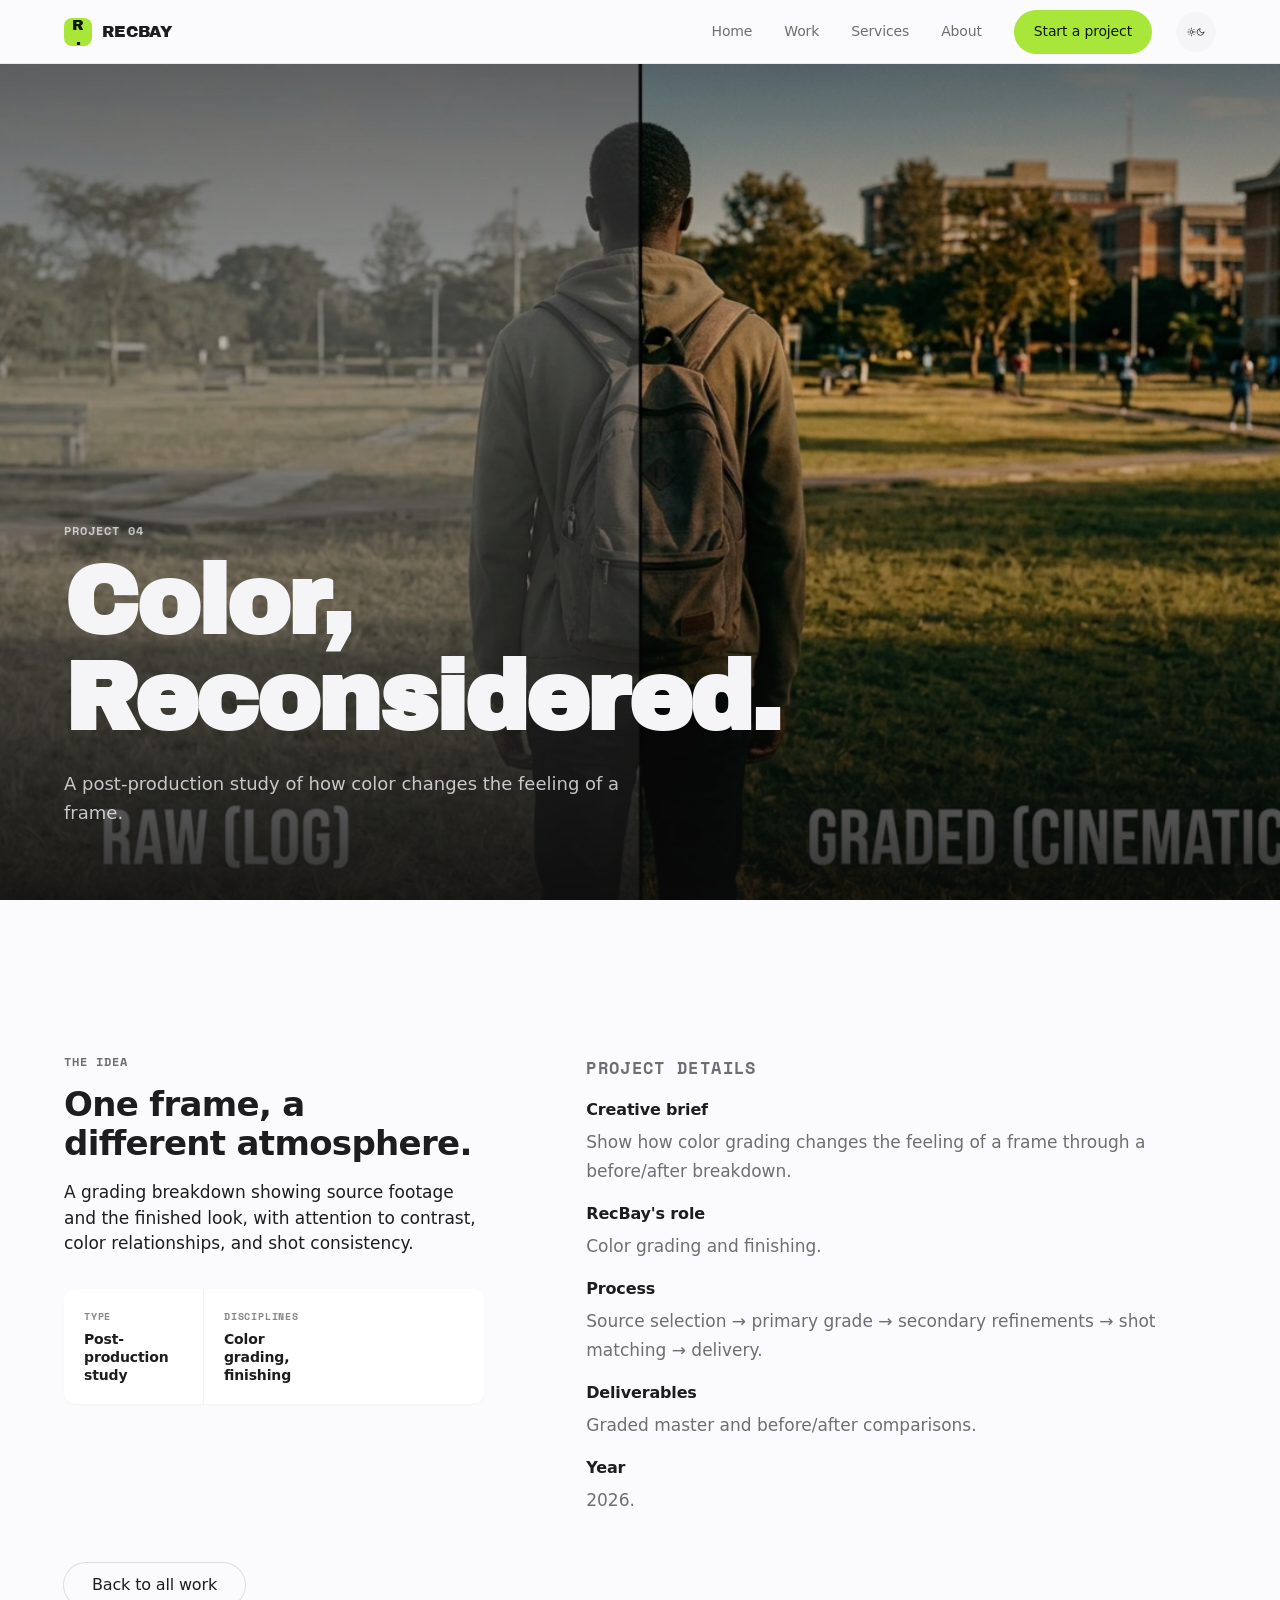
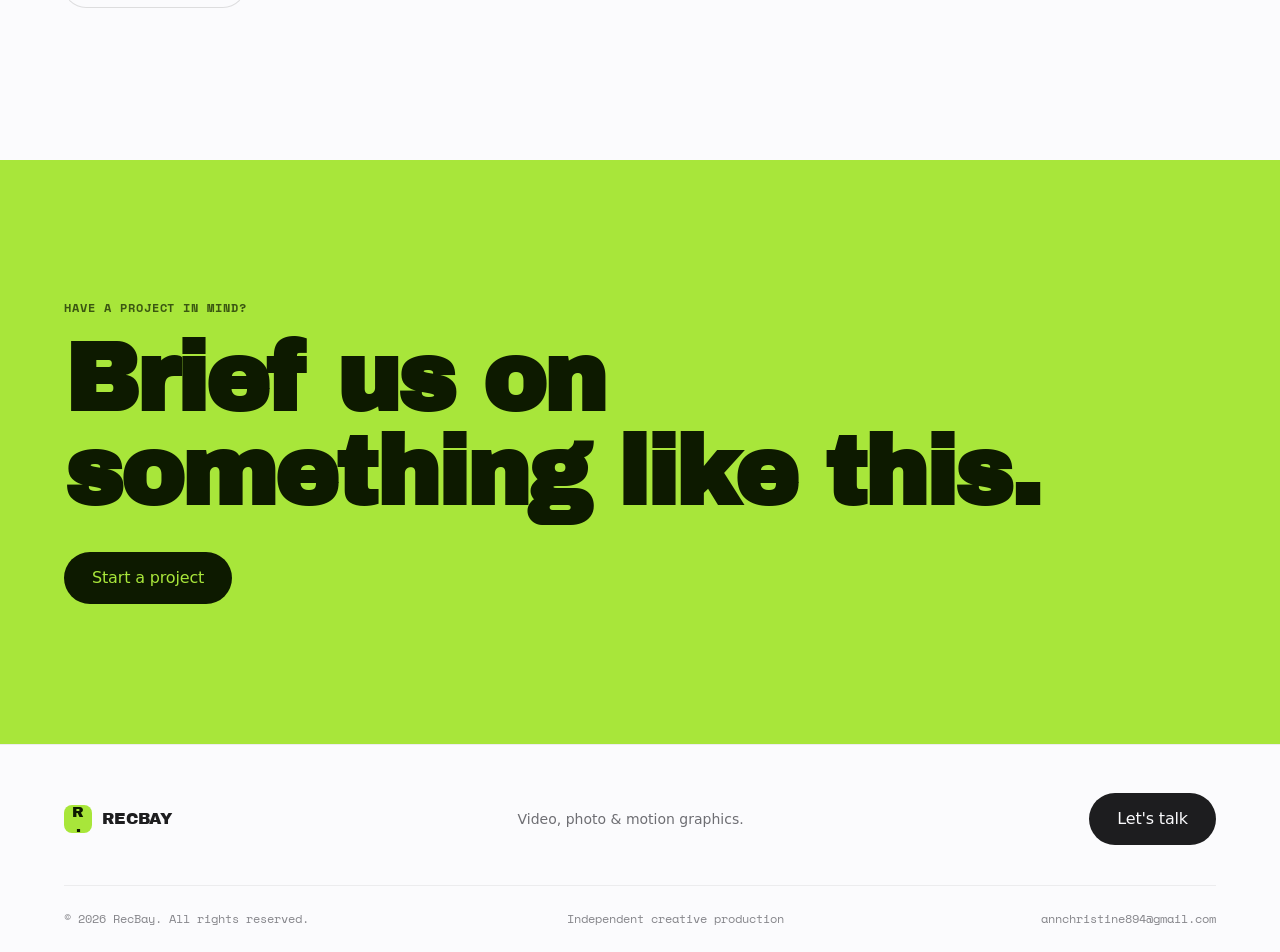
<file: project-color-study.html>
<!doctype html>
<html lang="en">
<head>
  <meta charset="utf-8">
  <meta name="viewport" content="width=device-width, initial-scale=1, viewport-fit=cover">
  <meta name="description" content="Color, Reconsidered — a RecBay post-production color grading study comparing source footage with a finished look.">
  <meta name="theme-color" content="#fbfbfd" id="theme-color-meta">
  <meta name="color-scheme" content="light dark">
  <script>
    (function () {
      var key = 'recbay-theme';
      var stored = null;
      try { stored = localStorage.getItem(key); } catch (e) {}
      var systemDark = window.matchMedia && window.matchMedia('(prefers-color-scheme: dark)').matches;
      var theme = stored === 'light' || stored === 'dark' ? stored : (systemDark ? 'dark' : 'light');
      document.documentElement.setAttribute('data-theme', theme);
      document.documentElement.style.colorScheme = theme;
      var meta = document.getElementById('theme-color-meta');
      if (meta) meta.setAttribute('content', theme === 'dark' ? '#000000' : '#fbfbfd');
    }());
  </script>
  <title>Color, Reconsidered — color grading study | RecBay</title>
  <link rel="canonical" href="https://recbay.example/project-color-study.html">
  <link rel="icon" href="assets/images/recbay-mark.svg" type="image/svg+xml">
  <meta property="og:type" content="website">
  <meta property="og:url" content="https://recbay.example/project-color-study.html">
  <meta property="og:title" content="Color, Reconsidered | RecBay">
  <meta property="og:description" content="A RecBay post-production color grading study comparing source footage with a finished look.">
  <meta property="og:image" content="https://recbay.example/assets/images/recbay-mark.svg">
  <meta name="twitter:card" content="summary">
  <link rel="preload" href="assets/images/projects/color-reconsidered-card.webp" as="image" fetchpriority="high">
  <link rel="stylesheet" href="css/styles.css">
  <link rel="preconnect" href="https://fonts.googleapis.com">
  <link rel="preconnect" href="https://fonts.gstatic.com" crossorigin>
  <link href="https://fonts.googleapis.com/css2?family=Archivo+Black&family=Space+Mono:wght@400;700&display=swap" rel="stylesheet">
  <script src="js/main.js" defer></script>
</head>
<body>
  <a class="skip-link" href="#main">Skip to content</a>
  <header class="site-header">
    <div class="container nav-wrap">
      <a class="wordmark" href="index.html"><span class="brand-symbol">R<span>.</span></span><span>RECBAY</span></a>
      <button class="theme-toggle" type="button" data-theme-toggle hidden aria-label="Switch to dark mode" title="Switch to dark mode">
        <span class="theme-toggle__icon" aria-hidden="true">
          <svg class="theme-toggle__sun" width="16" height="16" viewBox="0 0 24 24" fill="none" stroke="currentColor" stroke-width="2" stroke-linecap="round" stroke-linejoin="round"><circle cx="12" cy="12" r="4"></circle><path d="M12 2v2M12 20v2M4.93 4.93l1.41 1.41M17.66 17.66l1.41 1.41M2 12h2M20 12h2M6.34 17.66l-1.41 1.41M19.07 4.93l-1.41 1.41"></path></svg>
          <svg class="theme-toggle__moon" width="16" height="16" viewBox="0 0 24 24" fill="none" stroke="currentColor" stroke-width="2" stroke-linecap="round" stroke-linejoin="round"><path d="M21 12.79A9 9 0 1 1 11.21 3 7 7 0 0 0 21 12.79z"></path></svg>
        </span>
      </button>
      <button class="menu-toggle" aria-expanded="false" aria-controls="primary-nav" aria-label="Open navigation"><span></span><span></span></button>
      <nav id="primary-nav" class="primary-nav" aria-label="Main navigation">
        <a href="index.html">Home</a>
        <a href="work.html">Work</a>
        <a href="services.html">Services</a>
        <a href="about.html">About</a>
        <a class="nav-cta" href="contact.html">Start a project</a>
      </nav>
    </div>
  </header>
  <main id="main" class="project-page">
    <section class="project-hero" aria-labelledby="project-title">
      <div class="project-hero__media">
        <img class="project-hero__img" src="assets/images/projects/color-reconsidered-card.webp" alt="Color, Reconsidered — graded still" width="1408" height="768" loading="eager" decoding="async" fetchpriority="high">
      </div>
      <div class="project-hero__scrim" aria-hidden="true"></div>
      <div class="container project-hero__inner">
        <p class="eyebrow">Project 04</p>
        <h1 class="project-hero__title" id="project-title">Color, Reconsidered.</h1>
        <p class="project-hero__intro">A post-production study of how color changes the feeling of a frame.</p>
      </div>
    </section>
    <section class="section">
      <div class="container">
        <div class="project-info-grid">
          <div>
            <p class="eyebrow">The idea</p>
            <h2 id="project-idea">One frame, a different atmosphere.</h2>
            <p id="project-description">A grading breakdown showing source footage and the finished look, with attention to contrast, color relationships, and shot consistency.</p>
            <div class="project-facts">
              <div><span>Type</span><strong id="project-type">Post-production study</strong></div>
              <div><span>Disciplines</span><strong id="project-disciplines">Color grading, finishing</strong></div>
            </div>
          </div>
          <div>
            <p class="eyebrow">Project details</p>
            <h3>Creative brief</h3><p>Show how color grading changes the feeling of a frame through a before/after breakdown.</p>
            <h3>RecBay's role</h3><p>Color grading and finishing.</p>
            <h3>Process</h3><p>Source selection → primary grade → secondary refinements → shot matching → delivery.</p>
            <h3>Deliverables</h3><p>Graded master and before/after comparisons.</p>
            <h3>Year</h3><p>2026.</p>
          </div>
        </div>
        <a class="button button-outline" href="work.html">Back to all work</a>
      </div>
    </section>
    <section class="contact-banner">
      <div class="container contact-banner-inner">
        <p class="eyebrow">Have a project in mind?</p>
        <h2>Brief us on something like this.</h2>
        <a class="button button-lime" href="contact.html">Start a project</a>
      </div>
    </section>
  </main>
  <footer class="site-footer">
    <div class="container footer-top"><a class="wordmark" href="index.html"><span class="brand-symbol">R<span>.</span></span><span>RECBAY</span></a><p>Video, photo &amp; motion graphics.</p><a class="button button-solid" href="contact.html">Let's talk</a></div>
    <div class="container footer-bottom"><span>© <span data-year></span> RecBay. All rights reserved.</span><span>Independent creative production</span><a href="mailto:annchristine894@gmail.com">annchristine894@gmail.com</a></div>
  </footer>
</body>
</html>
</file>
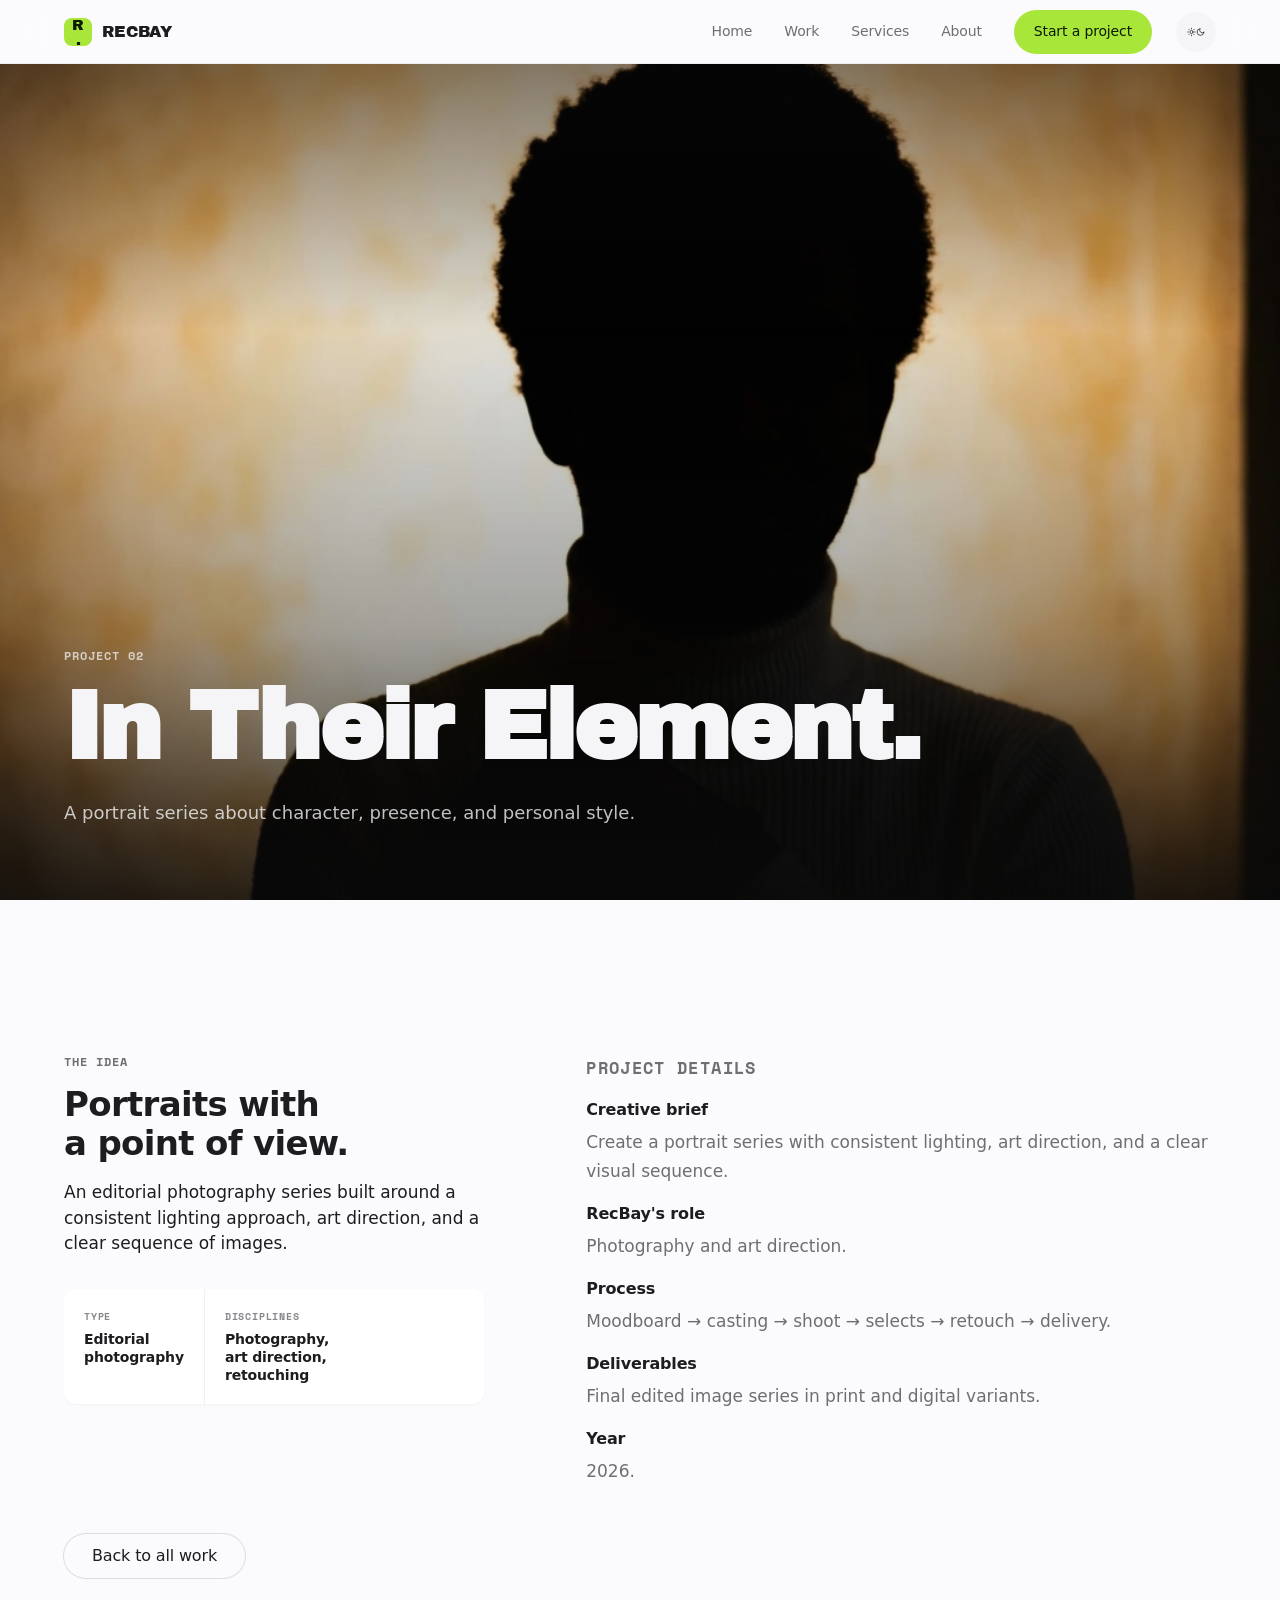
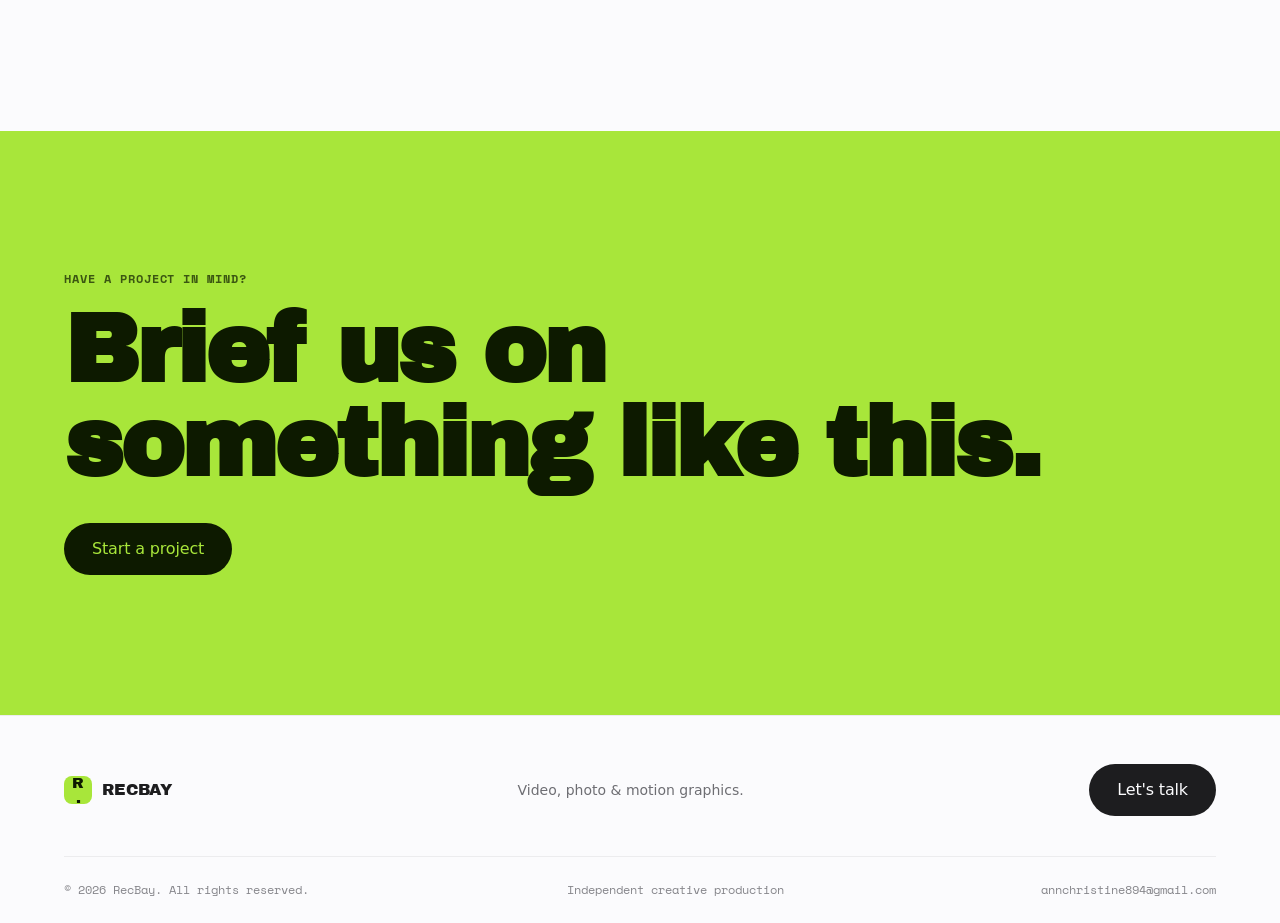
<file: project-editorial.html>
<!doctype html>
<html lang="en">
<head>
  <meta charset="utf-8">
  <meta name="viewport" content="width=device-width, initial-scale=1, viewport-fit=cover">
  <meta name="description" content="In Their Element — a RecBay editorial photography series about character, presence, and personal style.">
  <meta name="theme-color" content="#fbfbfd" id="theme-color-meta">
  <meta name="color-scheme" content="light dark">
  <script>
    (function () {
      var key = 'recbay-theme';
      var stored = null;
      try { stored = localStorage.getItem(key); } catch (e) {}
      var systemDark = window.matchMedia && window.matchMedia('(prefers-color-scheme: dark)').matches;
      var theme = stored === 'light' || stored === 'dark' ? stored : (systemDark ? 'dark' : 'light');
      document.documentElement.setAttribute('data-theme', theme);
      document.documentElement.style.colorScheme = theme;
      var meta = document.getElementById('theme-color-meta');
      if (meta) meta.setAttribute('content', theme === 'dark' ? '#000000' : '#fbfbfd');
    }());
  </script>
  <title>In Their Element — portrait photography | RecBay</title>
  <link rel="canonical" href="https://recbay.example/project-editorial.html">
  <link rel="icon" href="assets/images/recbay-mark.svg" type="image/svg+xml">
  <meta property="og:type" content="website">
  <meta property="og:url" content="https://recbay.example/project-editorial.html">
  <meta property="og:title" content="In Their Element | RecBay">
  <meta property="og:description" content="A RecBay editorial photography series about character, presence, and personal style.">
  <meta property="og:image" content="https://recbay.example/assets/images/recbay-mark.svg">
  <meta name="twitter:card" content="summary">
  <link rel="preload" href="assets/images/projects/in-their-element-card.webp" as="image" fetchpriority="high">
  <link rel="stylesheet" href="css/styles.css">
  <link rel="preconnect" href="https://fonts.googleapis.com">
  <link rel="preconnect" href="https://fonts.gstatic.com" crossorigin>
  <link href="https://fonts.googleapis.com/css2?family=Archivo+Black&family=Space+Mono:wght@400;700&display=swap" rel="stylesheet">
  <script src="js/main.js" defer></script>
</head>
<body>
  <a class="skip-link" href="#main">Skip to content</a>
  <header class="site-header">
    <div class="container nav-wrap">
      <a class="wordmark" href="index.html"><span class="brand-symbol">R<span>.</span></span><span>RECBAY</span></a>
      <button class="theme-toggle" type="button" data-theme-toggle hidden aria-label="Switch to dark mode" title="Switch to dark mode">
        <span class="theme-toggle__icon" aria-hidden="true">
          <svg class="theme-toggle__sun" width="16" height="16" viewBox="0 0 24 24" fill="none" stroke="currentColor" stroke-width="2" stroke-linecap="round" stroke-linejoin="round"><circle cx="12" cy="12" r="4"></circle><path d="M12 2v2M12 20v2M4.93 4.93l1.41 1.41M17.66 17.66l1.41 1.41M2 12h2M20 12h2M6.34 17.66l-1.41 1.41M19.07 4.93l-1.41 1.41"></path></svg>
          <svg class="theme-toggle__moon" width="16" height="16" viewBox="0 0 24 24" fill="none" stroke="currentColor" stroke-width="2" stroke-linecap="round" stroke-linejoin="round"><path d="M21 12.79A9 9 0 1 1 11.21 3 7 7 0 0 0 21 12.79z"></path></svg>
        </span>
      </button>
      <button class="menu-toggle" aria-expanded="false" aria-controls="primary-nav" aria-label="Open navigation"><span></span><span></span></button>
      <nav id="primary-nav" class="primary-nav" aria-label="Main navigation">
        <a href="index.html">Home</a>
        <a href="work.html">Work</a>
        <a href="services.html">Services</a>
        <a href="about.html">About</a>
        <a class="nav-cta" href="contact.html">Start a project</a>
      </nav>
    </div>
  </header>
  <main id="main" class="project-page">
    <section class="project-hero" aria-labelledby="project-title">
      <div class="project-hero__media">
        <img class="project-hero__img" src="assets/images/projects/in-their-element-card.webp" alt="In Their Element — environmental portrait still" width="1408" height="768" loading="eager" decoding="async" fetchpriority="high">
      </div>
      <div class="project-hero__scrim" aria-hidden="true"></div>
      <div class="container project-hero__inner">
        <p class="eyebrow">Project 02</p>
        <h1 class="project-hero__title" id="project-title">In Their Element.</h1>
        <p class="project-hero__intro">A portrait series about character, presence, and personal style.</p>
      </div>
    </section>
    <section class="section">
      <div class="container">
        <div class="project-info-grid">
          <div>
            <p class="eyebrow">The idea</p>
            <h2 id="project-idea">Portraits with a point of view.</h2>
            <p id="project-description">An editorial photography series built around a consistent lighting approach, art direction, and a clear sequence of images.</p>
            <div class="project-facts">
              <div><span>Type</span><strong id="project-type">Editorial photography</strong></div>
              <div><span>Disciplines</span><strong id="project-disciplines">Photography, art direction, retouching</strong></div>
            </div>
          </div>
          <div>
            <p class="eyebrow">Project details</p>
            <h3>Creative brief</h3><p>Create a portrait series with consistent lighting, art direction, and a clear visual sequence.</p>
            <h3>RecBay's role</h3><p>Photography and art direction.</p>
            <h3>Process</h3><p>Moodboard → casting → shoot → selects → retouch → delivery.</p>
            <h3>Deliverables</h3><p>Final edited image series in print and digital variants.</p>
            <h3>Year</h3><p>2026.</p>
          </div>
        </div>
        <a class="button button-outline" href="work.html">Back to all work</a>
      </div>
    </section>
    <section class="contact-banner">
      <div class="container contact-banner-inner">
        <p class="eyebrow">Have a project in mind?</p>
        <h2>Brief us on something like this.</h2>
        <a class="button button-lime" href="contact.html">Start a project</a>
      </div>
    </section>
  </main>
  <footer class="site-footer">
    <div class="container footer-top"><a class="wordmark" href="index.html"><span class="brand-symbol">R<span>.</span></span><span>RECBAY</span></a><p>Video, photo &amp; motion graphics.</p><a class="button button-solid" href="contact.html">Let's talk</a></div>
    <div class="container footer-bottom"><span>© <span data-year></span> RecBay. All rights reserved.</span><span>Independent creative production</span><a href="mailto:annchristine894@gmail.com">annchristine894@gmail.com</a></div>
  </footer>
</body>
</html>
</file>
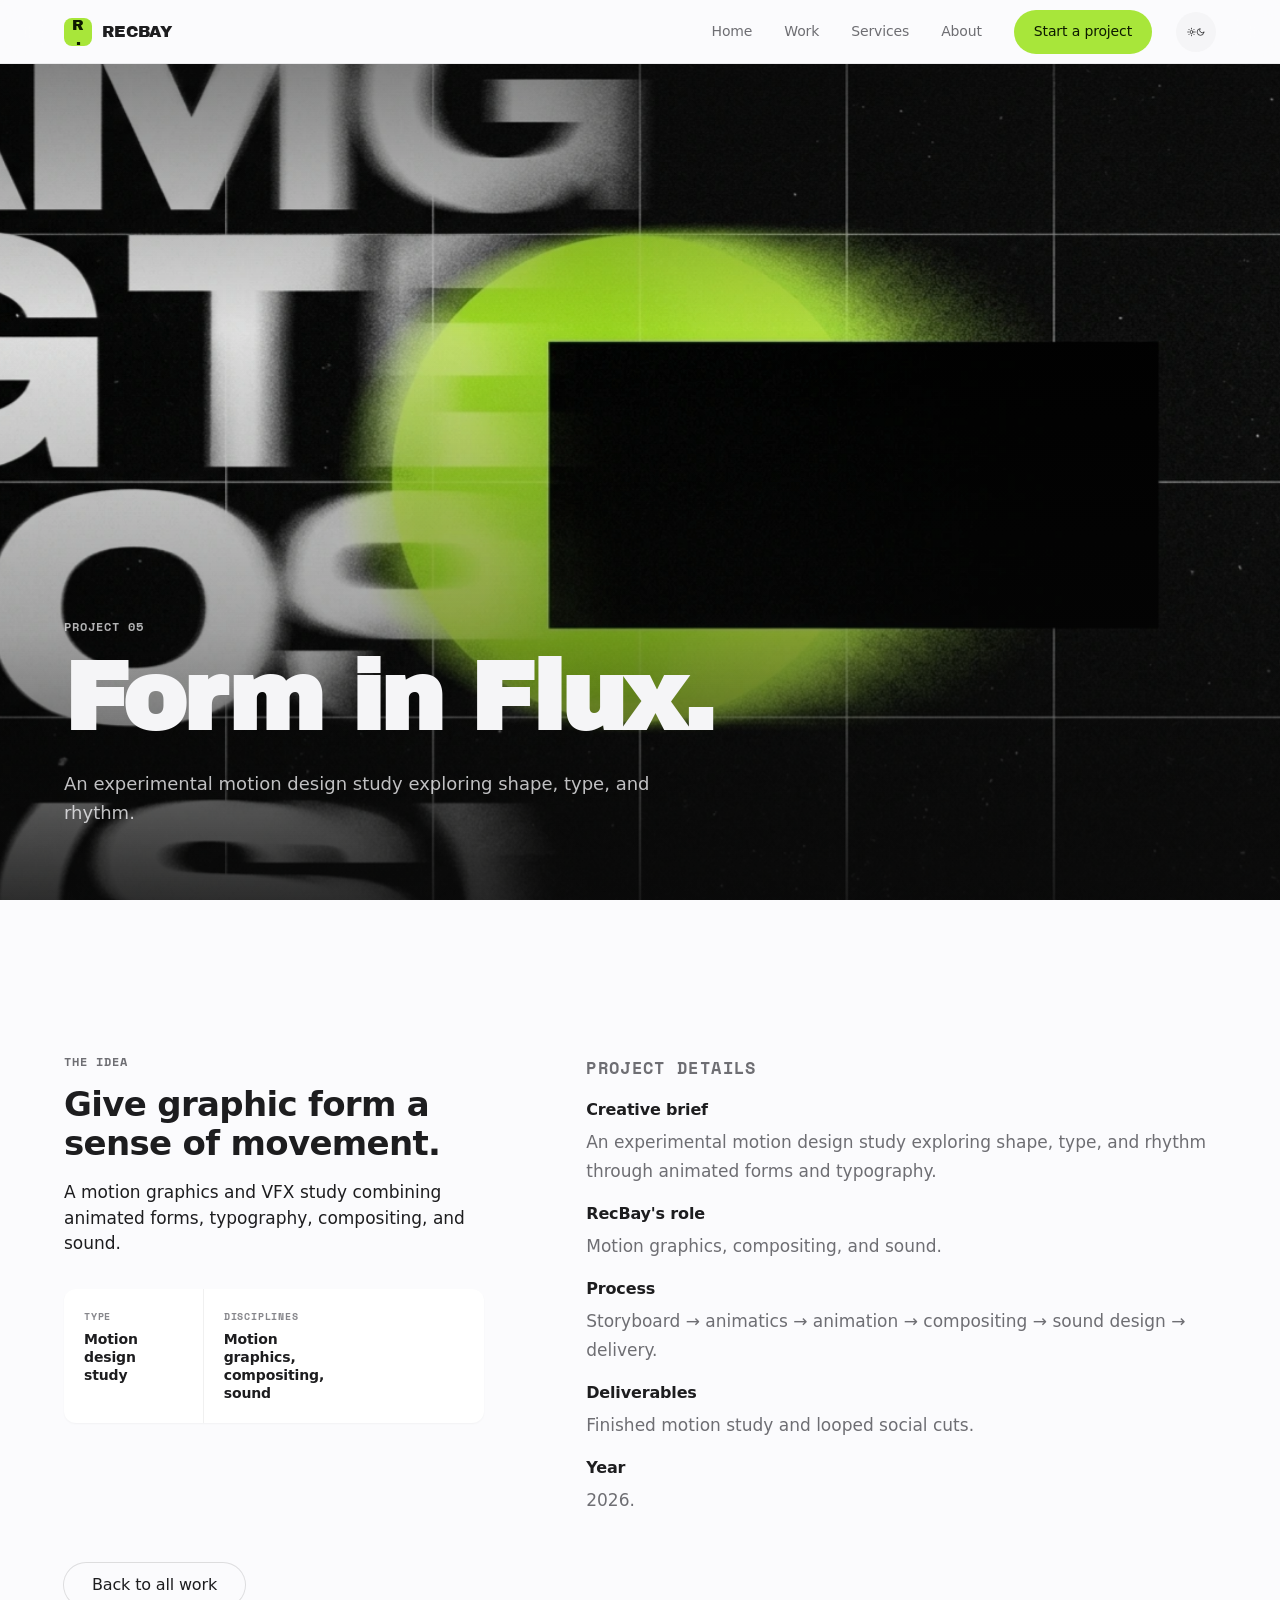
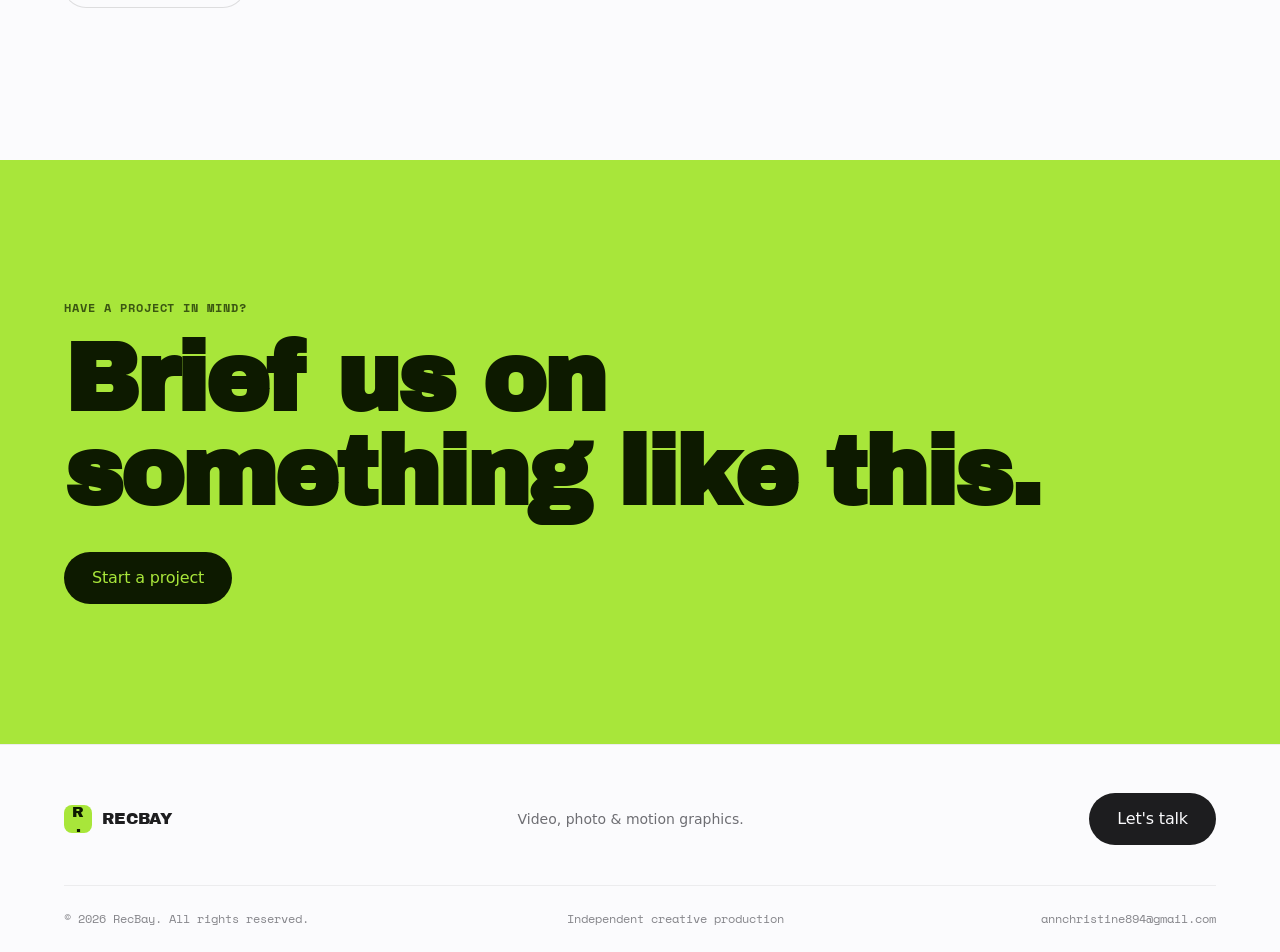
<file: project-motion-ident.html>
<!doctype html>
<html lang="en">
<head>
  <meta charset="utf-8">
  <meta name="viewport" content="width=device-width, initial-scale=1, viewport-fit=cover">
  <meta name="description" content="Form in Flux — a RecBay motion design and VFX study exploring shape, type, and rhythm.">
  <meta name="theme-color" content="#fbfbfd" id="theme-color-meta">
  <meta name="color-scheme" content="light dark">
  <script>
    (function () {
      var key = 'recbay-theme';
      var stored = null;
      try { stored = localStorage.getItem(key); } catch (e) {}
      var systemDark = window.matchMedia && window.matchMedia('(prefers-color-scheme: dark)').matches;
      var theme = stored === 'light' || stored === 'dark' ? stored : (systemDark ? 'dark' : 'light');
      document.documentElement.setAttribute('data-theme', theme);
      document.documentElement.style.colorScheme = theme;
      var meta = document.getElementById('theme-color-meta');
      if (meta) meta.setAttribute('content', theme === 'dark' ? '#000000' : '#fbfbfd');
    }());
  </script>
  <title>Form in Flux — motion design | RecBay</title>
  <link rel="canonical" href="https://recbay.example/project-motion-ident.html">
  <link rel="icon" href="assets/images/recbay-mark.svg" type="image/svg+xml">
  <meta property="og:type" content="website">
  <meta property="og:url" content="https://recbay.example/project-motion-ident.html">
  <meta property="og:title" content="Form in Flux | RecBay">
  <meta property="og:description" content="A RecBay motion design and VFX study exploring shape, type, and rhythm.">
  <meta property="og:image" content="https://recbay.example/assets/images/recbay-mark.svg">
  <meta name="twitter:card" content="summary">
  <link rel="preload" href="assets/images/projects/form-in-flux-card.webp" as="image" fetchpriority="high">
  <link rel="stylesheet" href="css/styles.css">
  <link rel="preconnect" href="https://fonts.googleapis.com">
  <link rel="preconnect" href="https://fonts.gstatic.com" crossorigin>
  <link href="https://fonts.googleapis.com/css2?family=Archivo+Black&family=Space+Mono:wght@400;700&display=swap" rel="stylesheet">
  <script src="js/main.js" defer></script>
</head>
<body>
  <a class="skip-link" href="#main">Skip to content</a>
  <header class="site-header">
    <div class="container nav-wrap">
      <a class="wordmark" href="index.html"><span class="brand-symbol">R<span>.</span></span><span>RECBAY</span></a>
      <button class="theme-toggle" type="button" data-theme-toggle hidden aria-label="Switch to dark mode" title="Switch to dark mode">
        <span class="theme-toggle__icon" aria-hidden="true">
          <svg class="theme-toggle__sun" width="16" height="16" viewBox="0 0 24 24" fill="none" stroke="currentColor" stroke-width="2" stroke-linecap="round" stroke-linejoin="round"><circle cx="12" cy="12" r="4"></circle><path d="M12 2v2M12 20v2M4.93 4.93l1.41 1.41M17.66 17.66l1.41 1.41M2 12h2M20 12h2M6.34 17.66l-1.41 1.41M19.07 4.93l-1.41 1.41"></path></svg>
          <svg class="theme-toggle__moon" width="16" height="16" viewBox="0 0 24 24" fill="none" stroke="currentColor" stroke-width="2" stroke-linecap="round" stroke-linejoin="round"><path d="M21 12.79A9 9 0 1 1 11.21 3 7 7 0 0 0 21 12.79z"></path></svg>
        </span>
      </button>
      <button class="menu-toggle" aria-expanded="false" aria-controls="primary-nav" aria-label="Open navigation"><span></span><span></span></button>
      <nav id="primary-nav" class="primary-nav" aria-label="Main navigation">
        <a href="index.html">Home</a>
        <a href="work.html">Work</a>
        <a href="services.html">Services</a>
        <a href="about.html">About</a>
        <a class="nav-cta" href="contact.html">Start a project</a>
      </nav>
    </div>
  </header>
  <main id="main" class="project-page">
    <section class="project-hero" aria-labelledby="project-title">
      <div class="project-hero__media">
        <img class="project-hero__img" src="assets/images/projects/form-in-flux-card.webp" alt="Form in Flux — motion design styleframe" width="1408" height="768" loading="eager" decoding="async" fetchpriority="high">
      </div>
      <div class="project-hero__scrim" aria-hidden="true"></div>
      <div class="container project-hero__inner">
        <p class="eyebrow">Project 05</p>
        <h1 class="project-hero__title" id="project-title">Form in Flux.</h1>
        <p class="project-hero__intro">An experimental motion design study exploring shape, type, and rhythm.</p>
      </div>
    </section>
    <section class="section">
      <div class="container">
        <div class="project-info-grid">
          <div>
            <p class="eyebrow">The idea</p>
            <h2 id="project-idea">Give graphic form a sense of movement.</h2>
            <p id="project-description">A motion graphics and VFX study combining animated forms, typography, compositing, and sound.</p>
            <div class="project-facts">
              <div><span>Type</span><strong id="project-type">Motion design study</strong></div>
              <div><span>Disciplines</span><strong id="project-disciplines">Motion graphics, compositing, sound</strong></div>
            </div>
          </div>
          <div>
            <p class="eyebrow">Project details</p>
            <h3>Creative brief</h3><p>An experimental motion design study exploring shape, type, and rhythm through animated forms and typography.</p>
            <h3>RecBay's role</h3><p>Motion graphics, compositing, and sound.</p>
            <h3>Process</h3><p>Storyboard → animatics → animation → compositing → sound design → delivery.</p>
            <h3>Deliverables</h3><p>Finished motion study and looped social cuts.</p>
            <h3>Year</h3><p>2026.</p>
          </div>
        </div>
        <a class="button button-outline" href="work.html">Back to all work</a>
      </div>
    </section>
    <section class="contact-banner">
      <div class="container contact-banner-inner">
        <p class="eyebrow">Have a project in mind?</p>
        <h2>Brief us on something like this.</h2>
        <a class="button button-lime" href="contact.html">Start a project</a>
      </div>
    </section>
  </main>
  <footer class="site-footer">
    <div class="container footer-top"><a class="wordmark" href="index.html"><span class="brand-symbol">R<span>.</span></span><span>RECBAY</span></a><p>Video, photo &amp; motion graphics.</p><a class="button button-solid" href="contact.html">Let's talk</a></div>
    <div class="container footer-bottom"><span>© <span data-year></span> RecBay. All rights reserved.</span><span>Independent creative production</span><a href="mailto:annchristine894@gmail.com">annchristine894@gmail.com</a></div>
  </footer>
</body>
</html>
</file>
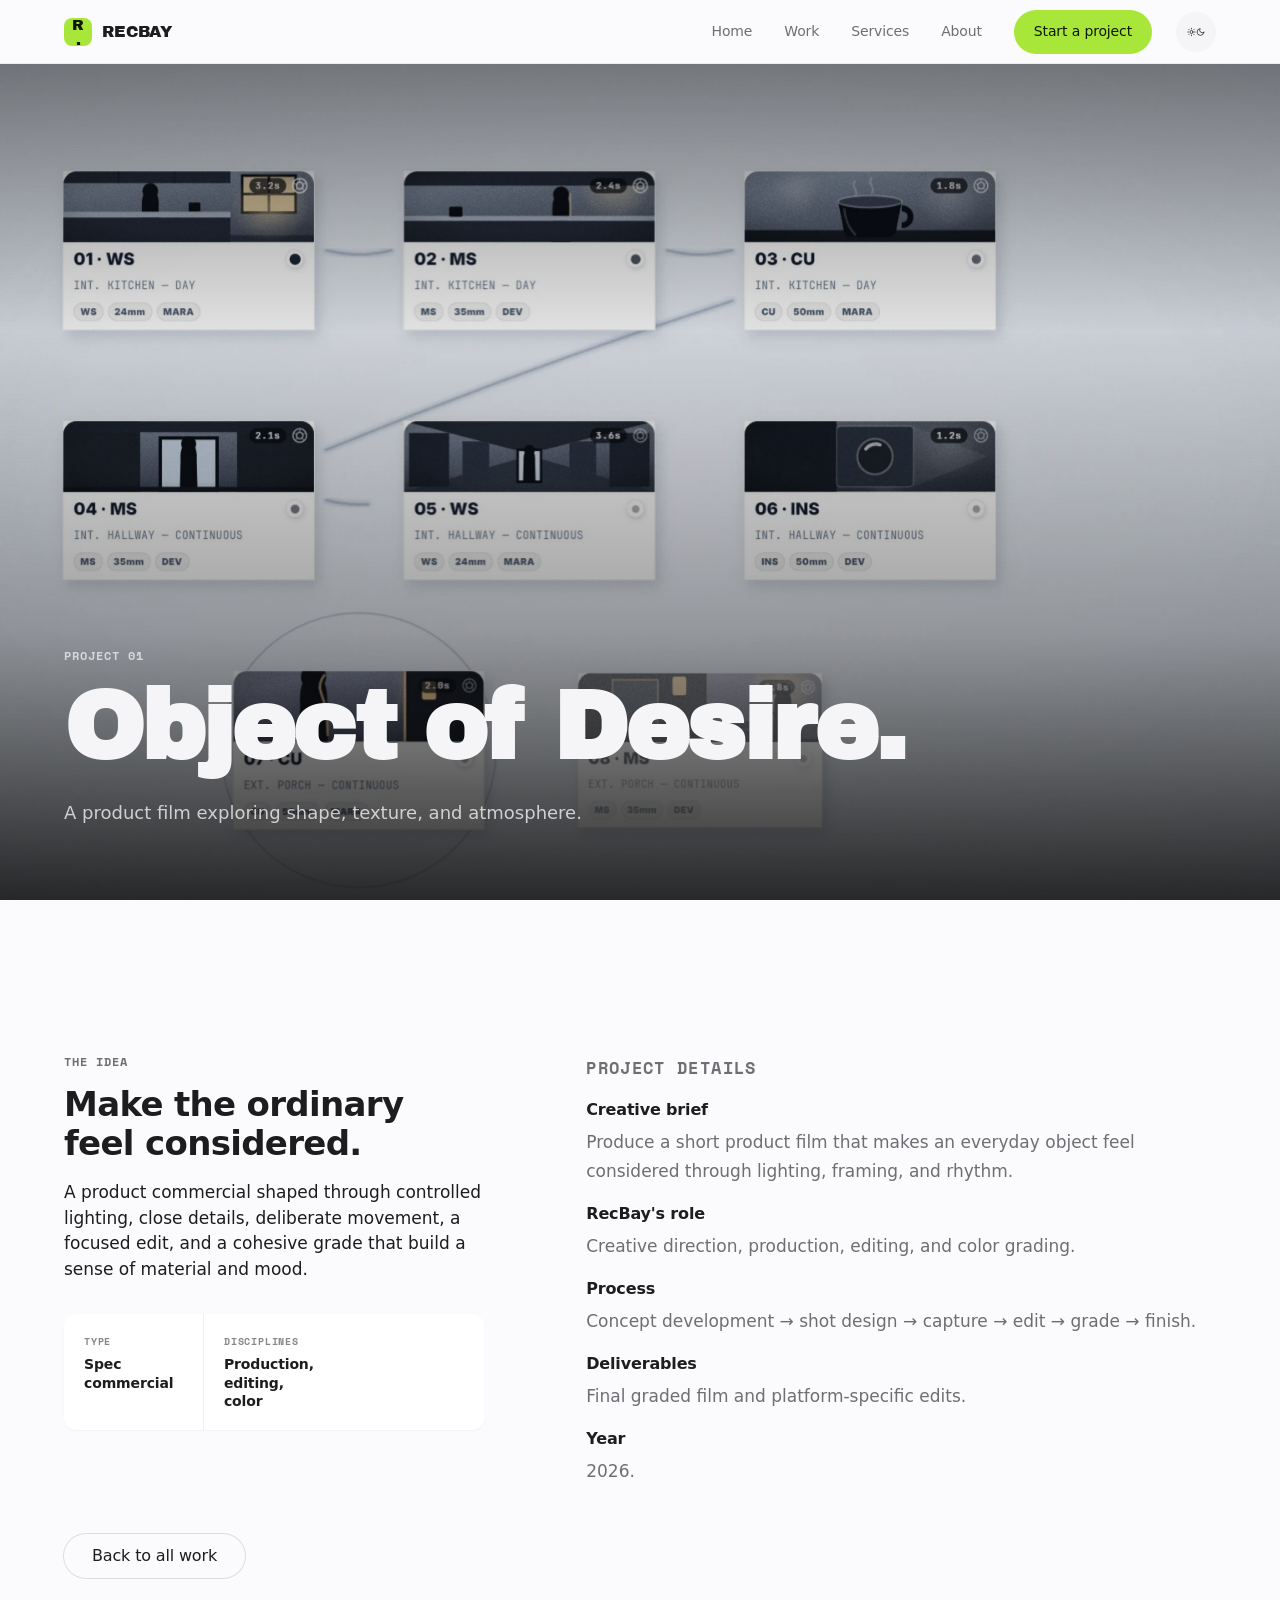
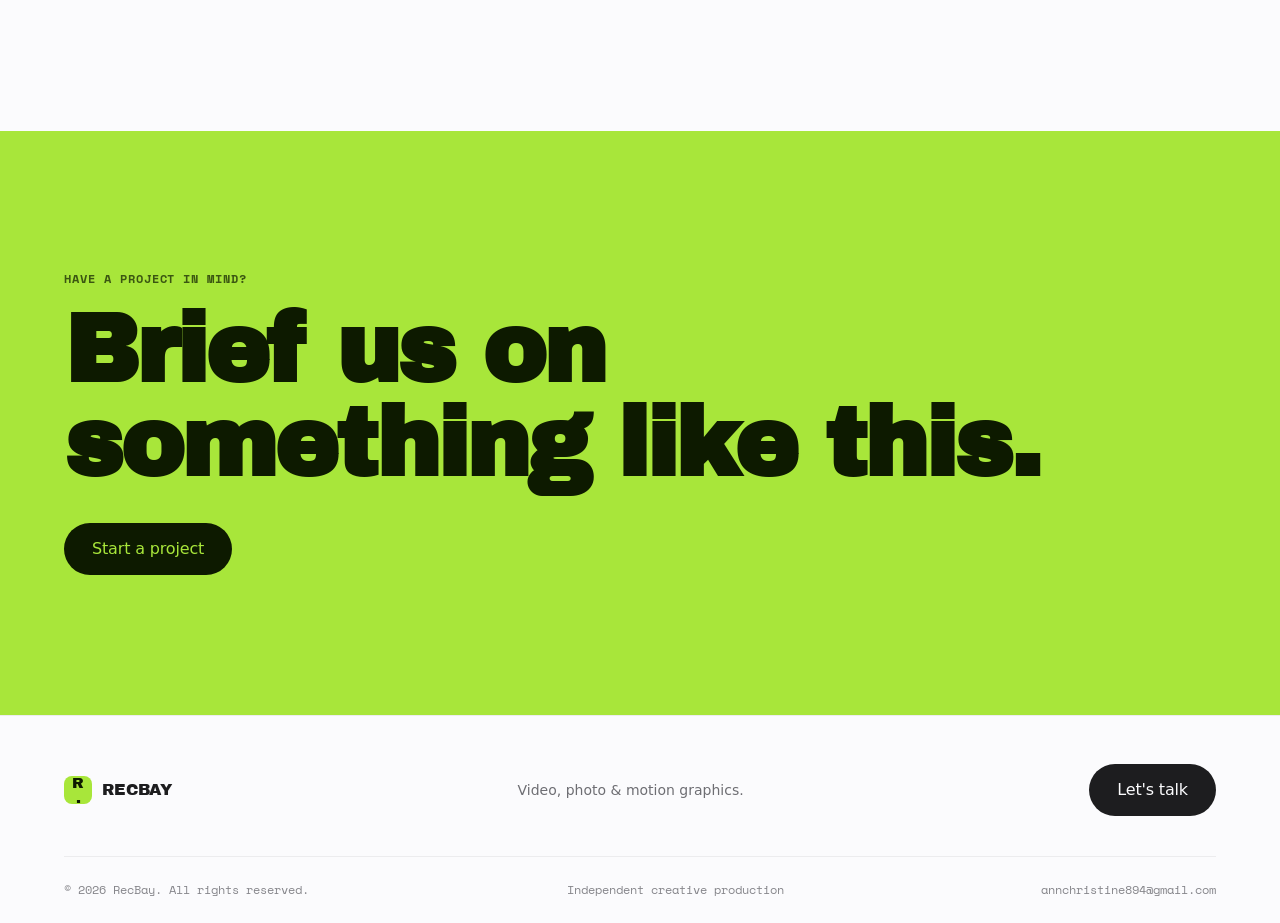
<file: project-product-film.html>
<!doctype html>
<html lang="en">
<head>
  <meta charset="utf-8">
  <meta name="viewport" content="width=device-width, initial-scale=1, viewport-fit=cover">
  <meta name="description" content="Object of Desire — a RecBay product film exploring shape, texture, and atmosphere.">
  <meta name="theme-color" content="#fbfbfd" id="theme-color-meta">
  <meta name="color-scheme" content="light dark">
  <script>
    (function () {
      var key = 'recbay-theme';
      var stored = null;
      try { stored = localStorage.getItem(key); } catch (e) {}
      var systemDark = window.matchMedia && window.matchMedia('(prefers-color-scheme: dark)').matches;
      var theme = stored === 'light' || stored === 'dark' ? stored : (systemDark ? 'dark' : 'light');
      document.documentElement.setAttribute('data-theme', theme);
      document.documentElement.style.colorScheme = theme;
      var meta = document.getElementById('theme-color-meta');
      if (meta) meta.setAttribute('content', theme === 'dark' ? '#000000' : '#fbfbfd');
    }());
  </script>
  <title>Object of Desire — product film | RecBay</title>
  <link rel="canonical" href="https://recbay.example/project-product-film.html">
  <link rel="icon" href="assets/images/recbay-mark.svg" type="image/svg+xml">
  <meta property="og:type" content="website">
  <meta property="og:url" content="https://recbay.example/project-product-film.html">
  <meta property="og:title" content="Object of Desire | RecBay">
  <meta property="og:description" content="A RecBay product film exploring shape, texture, and atmosphere.">
  <meta property="og:image" content="https://recbay.example/assets/images/recbay-mark.svg">
  <meta name="twitter:card" content="summary">
  <link rel="preload" href="assets/images/projects/object-of-desire-card.webp" as="image" fetchpriority="high">
  <link rel="stylesheet" href="css/styles.css">
  <link rel="preconnect" href="https://fonts.googleapis.com">
  <link rel="preconnect" href="https://fonts.gstatic.com" crossorigin>
  <link href="https://fonts.googleapis.com/css2?family=Archivo+Black&family=Space+Mono:wght@400;700&display=swap" rel="stylesheet">
  <script src="js/main.js" defer></script>
</head>
<body>
  <a class="skip-link" href="#main">Skip to content</a>
  <header class="site-header">
    <div class="container nav-wrap">
      <a class="wordmark" href="index.html"><span class="brand-symbol">R<span>.</span></span><span>RECBAY</span></a>
      <button class="theme-toggle" type="button" data-theme-toggle hidden aria-label="Switch to dark mode" title="Switch to dark mode">
        <span class="theme-toggle__icon" aria-hidden="true">
          <svg class="theme-toggle__sun" width="16" height="16" viewBox="0 0 24 24" fill="none" stroke="currentColor" stroke-width="2" stroke-linecap="round" stroke-linejoin="round"><circle cx="12" cy="12" r="4"></circle><path d="M12 2v2M12 20v2M4.93 4.93l1.41 1.41M17.66 17.66l1.41 1.41M2 12h2M20 12h2M6.34 17.66l-1.41 1.41M19.07 4.93l-1.41 1.41"></path></svg>
          <svg class="theme-toggle__moon" width="16" height="16" viewBox="0 0 24 24" fill="none" stroke="currentColor" stroke-width="2" stroke-linecap="round" stroke-linejoin="round"><path d="M21 12.79A9 9 0 1 1 11.21 3 7 7 0 0 0 21 12.79z"></path></svg>
        </span>
      </button>
      <button class="menu-toggle" aria-expanded="false" aria-controls="primary-nav" aria-label="Open navigation"><span></span><span></span></button>
      <nav id="primary-nav" class="primary-nav" aria-label="Main navigation">
        <a href="index.html">Home</a>
        <a href="work.html">Work</a>
        <a href="services.html">Services</a>
        <a href="about.html">About</a>
        <a class="nav-cta" href="contact.html">Start a project</a>
      </nav>
    </div>
  </header>
  <main id="main" class="project-page">
    <section class="project-hero" aria-labelledby="project-title">
      <div class="project-hero__media">
        <img class="project-hero__img" src="assets/images/projects/object-of-desire-card.webp" alt="Object of Desire — product film still" width="1920" height="1080" loading="eager" decoding="async" fetchpriority="high">
      </div>
      <div class="project-hero__scrim" aria-hidden="true"></div>
      <div class="container project-hero__inner">
        <p class="eyebrow">Project 01</p>
        <h1 class="project-hero__title" id="project-title">Object of Desire.</h1>
        <p class="project-hero__intro">A product film exploring shape, texture, and atmosphere.</p>
      </div>
    </section>
    <section class="section">
      <div class="container">
        <div class="project-info-grid">
          <div>
            <p class="eyebrow">The idea</p>
            <h2 id="project-idea">Make the ordinary feel considered.</h2>
            <p id="project-description">A product commercial shaped through controlled lighting, close details, deliberate movement, a focused edit, and a cohesive grade that build a sense of material and mood.</p>
            <div class="project-facts">
              <div><span>Type</span><strong id="project-type">Spec commercial</strong></div>
              <div><span>Disciplines</span><strong id="project-disciplines">Production, editing, color</strong></div>
            </div>
          </div>
          <div>
            <p class="eyebrow">Project details</p>
            <h3>Creative brief</h3><p>Produce a short product film that makes an everyday object feel considered through lighting, framing, and rhythm.</p>
            <h3>RecBay's role</h3><p>Creative direction, production, editing, and color grading.</p>
            <h3>Process</h3><p>Concept development → shot design → capture → edit → grade → finish.</p>
            <h3>Deliverables</h3><p>Final graded film and platform-specific edits.</p>
            <h3>Year</h3><p>2026.</p>
          </div>
        </div>
        <a class="button button-outline" href="work.html">Back to all work</a>
      </div>
    </section>
    <section class="contact-banner">
      <div class="container contact-banner-inner">
        <p class="eyebrow">Have a project in mind?</p>
        <h2>Brief us on something like this.</h2>
        <a class="button button-lime" href="contact.html">Start a project</a>
      </div>
    </section>
  </main>
  <footer class="site-footer">
    <div class="container footer-top"><a class="wordmark" href="index.html"><span class="brand-symbol">R<span>.</span></span><span>RECBAY</span></a><p>Video, photo &amp; motion graphics.</p><a class="button button-solid" href="contact.html">Let's talk</a></div>
    <div class="container footer-bottom"><span>© <span data-year></span> RecBay. All rights reserved.</span><span>Independent creative production</span><a href="mailto:annchristine894@gmail.com">annchristine894@gmail.com</a></div>
  </footer>
</body>
</html>
</file>
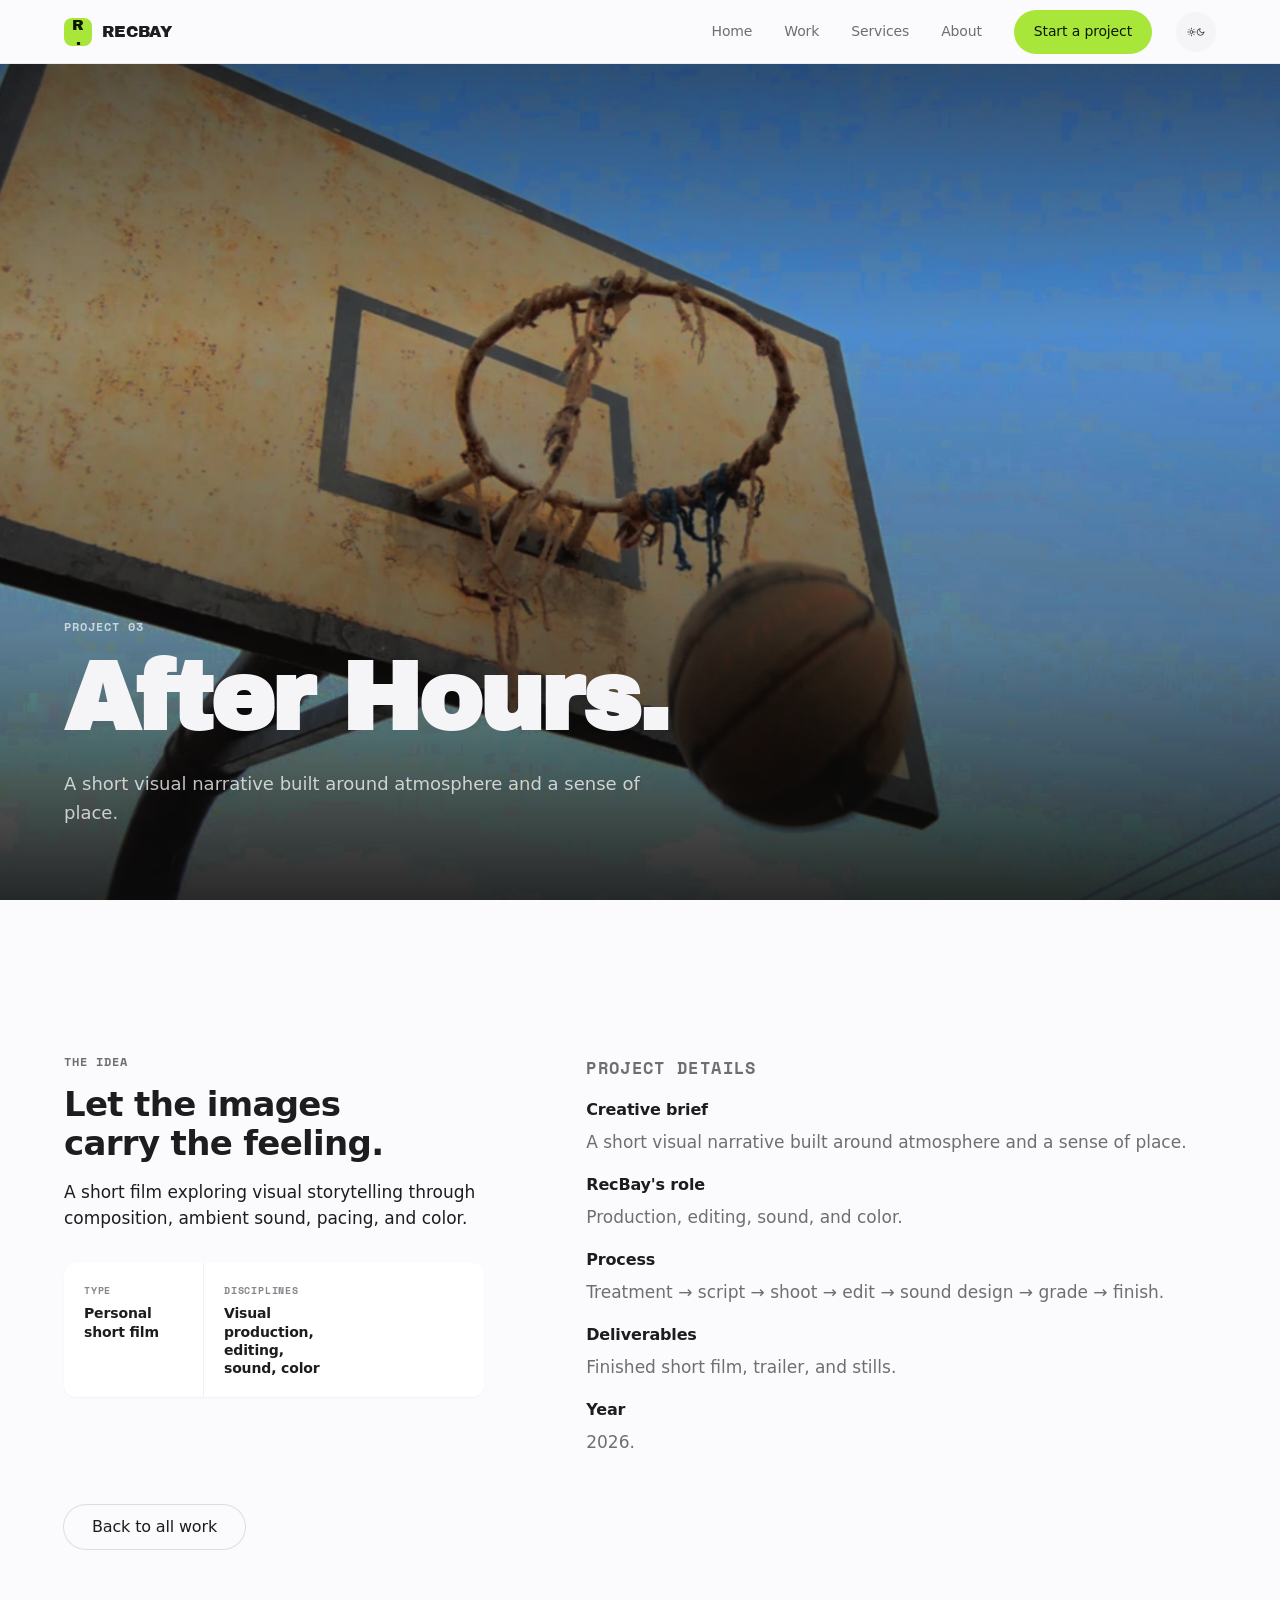
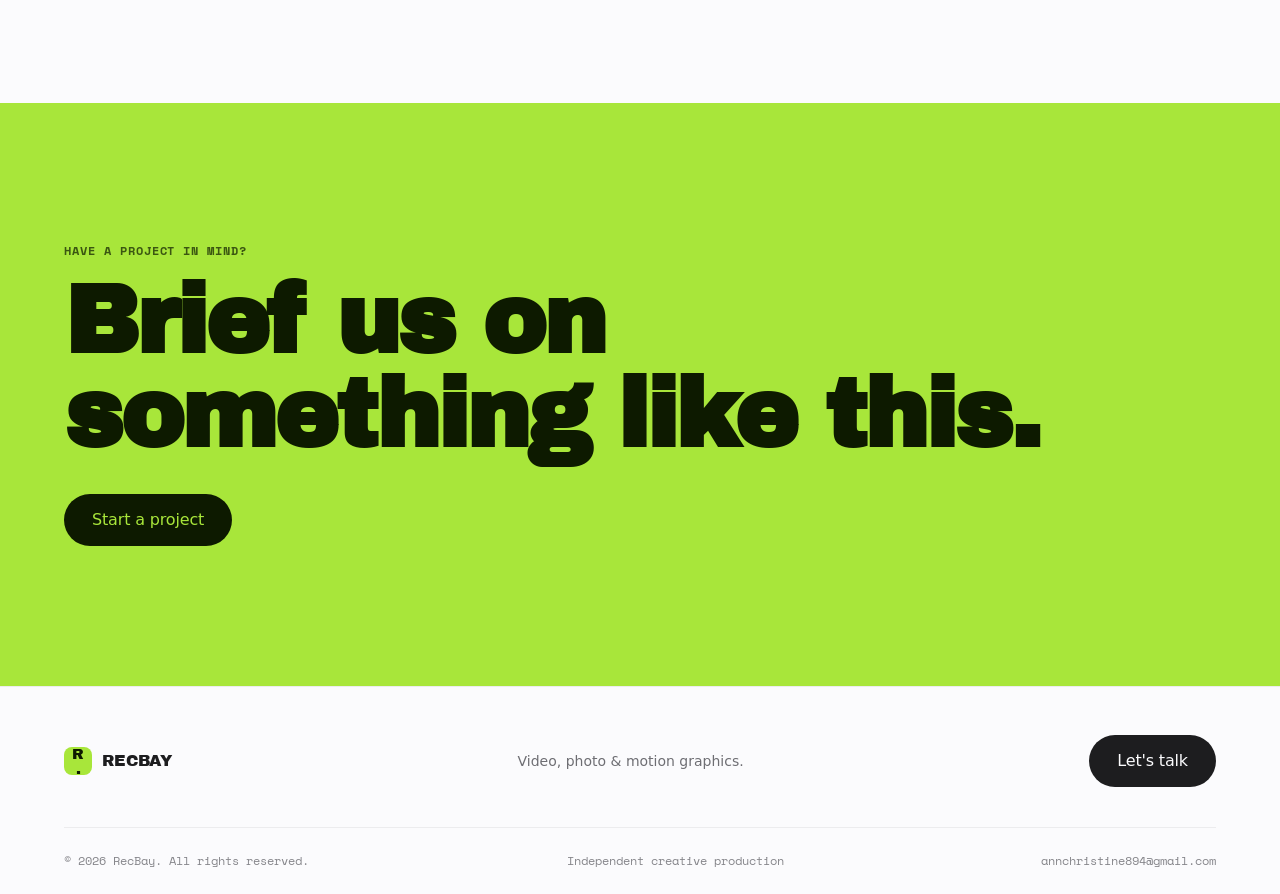
<file: project-short-film.html>
<!doctype html>
<html lang="en">
<head>
  <meta charset="utf-8">
  <meta name="viewport" content="width=device-width, initial-scale=1, viewport-fit=cover">
  <meta name="description" content="After Hours — a RecBay short film exploring atmosphere and a sense of place.">
  <meta name="theme-color" content="#fbfbfd" id="theme-color-meta">
  <meta name="color-scheme" content="light dark">
  <script>
    (function () {
      var key = 'recbay-theme';
      var stored = null;
      try { stored = localStorage.getItem(key); } catch (e) {}
      var systemDark = window.matchMedia && window.matchMedia('(prefers-color-scheme: dark)').matches;
      var theme = stored === 'light' || stored === 'dark' ? stored : (systemDark ? 'dark' : 'light');
      document.documentElement.setAttribute('data-theme', theme);
      document.documentElement.style.colorScheme = theme;
      var meta = document.getElementById('theme-color-meta');
      if (meta) meta.setAttribute('content', theme === 'dark' ? '#000000' : '#fbfbfd');
    }());
  </script>
  <title>After Hours — short film | RecBay</title>
  <link rel="canonical" href="https://recbay.example/project-short-film.html">
  <link rel="icon" href="assets/images/recbay-mark.svg" type="image/svg+xml">
  <meta property="og:type" content="website">
  <meta property="og:url" content="https://recbay.example/project-short-film.html">
  <meta property="og:title" content="After Hours | RecBay">
  <meta property="og:description" content="A RecBay short film exploring atmosphere and a sense of place.">
  <meta property="og:image" content="https://recbay.example/assets/images/recbay-mark.svg">
  <meta name="twitter:card" content="summary">
  <link rel="preload" href="assets/images/projects/after-hours-card.webp" as="image" fetchpriority="high">
  <link rel="stylesheet" href="css/styles.css">
  <link rel="preconnect" href="https://fonts.googleapis.com">
  <link rel="preconnect" href="https://fonts.gstatic.com" crossorigin>
  <link href="https://fonts.googleapis.com/css2?family=Archivo+Black&family=Space+Mono:wght@400;700&display=swap" rel="stylesheet">
  <script src="js/main.js" defer></script>
</head>
<body>
  <a class="skip-link" href="#main">Skip to content</a>
  <header class="site-header">
    <div class="container nav-wrap">
      <a class="wordmark" href="index.html"><span class="brand-symbol">R<span>.</span></span><span>RECBAY</span></a>
      <button class="theme-toggle" type="button" data-theme-toggle hidden aria-label="Switch to dark mode" title="Switch to dark mode">
        <span class="theme-toggle__icon" aria-hidden="true">
          <svg class="theme-toggle__sun" width="16" height="16" viewBox="0 0 24 24" fill="none" stroke="currentColor" stroke-width="2" stroke-linecap="round" stroke-linejoin="round"><circle cx="12" cy="12" r="4"></circle><path d="M12 2v2M12 20v2M4.93 4.93l1.41 1.41M17.66 17.66l1.41 1.41M2 12h2M20 12h2M6.34 17.66l-1.41 1.41M19.07 4.93l-1.41 1.41"></path></svg>
          <svg class="theme-toggle__moon" width="16" height="16" viewBox="0 0 24 24" fill="none" stroke="currentColor" stroke-width="2" stroke-linecap="round" stroke-linejoin="round"><path d="M21 12.79A9 9 0 1 1 11.21 3 7 7 0 0 0 21 12.79z"></path></svg>
        </span>
      </button>
      <button class="menu-toggle" aria-expanded="false" aria-controls="primary-nav" aria-label="Open navigation"><span></span><span></span></button>
      <nav id="primary-nav" class="primary-nav" aria-label="Main navigation">
        <a href="index.html">Home</a>
        <a href="work.html">Work</a>
        <a href="services.html">Services</a>
        <a href="about.html">About</a>
        <a class="nav-cta" href="contact.html">Start a project</a>
      </nav>
    </div>
  </header>
  <main id="main" class="project-page">
    <section class="project-hero" aria-labelledby="project-title">
      <div class="project-hero__media">
        <img class="project-hero__img" src="assets/images/projects/after-hours-card.webp" alt="After Hours — night film still" width="1920" height="1080" loading="eager" decoding="async" fetchpriority="high">
      </div>
      <div class="project-hero__scrim" aria-hidden="true"></div>
      <div class="container project-hero__inner">
        <p class="eyebrow">Project 03</p>
        <h1 class="project-hero__title" id="project-title">After Hours.</h1>
        <p class="project-hero__intro">A short visual narrative built around atmosphere and a sense of place.</p>
      </div>
    </section>
    <section class="section">
      <div class="container">
        <div class="project-info-grid">
          <div>
            <p class="eyebrow">The idea</p>
            <h2 id="project-idea">Let the images carry the feeling.</h2>
            <p id="project-description">A short film exploring visual storytelling through composition, ambient sound, pacing, and color.</p>
            <div class="project-facts">
              <div><span>Type</span><strong id="project-type">Personal short film</strong></div>
              <div><span>Disciplines</span><strong id="project-disciplines">Visual production, editing, sound, color</strong></div>
            </div>
          </div>
          <div>
            <p class="eyebrow">Project details</p>
            <h3>Creative brief</h3><p>A short visual narrative built around atmosphere and a sense of place.</p>
            <h3>RecBay's role</h3><p>Production, editing, sound, and color.</p>
            <h3>Process</h3><p>Treatment → script → shoot → edit → sound design → grade → finish.</p>
            <h3>Deliverables</h3><p>Finished short film, trailer, and stills.</p>
            <h3>Year</h3><p>2026.</p>
          </div>
        </div>
        <a class="button button-outline" href="work.html">Back to all work</a>
      </div>
    </section>
    <section class="contact-banner">
      <div class="container contact-banner-inner">
        <p class="eyebrow">Have a project in mind?</p>
        <h2>Brief us on something like this.</h2>
        <a class="button button-lime" href="contact.html">Start a project</a>
      </div>
    </section>
  </main>
  <footer class="site-footer">
    <div class="container footer-top"><a class="wordmark" href="index.html"><span class="brand-symbol">R<span>.</span></span><span>RECBAY</span></a><p>Video, photo &amp; motion graphics.</p><a class="button button-solid" href="contact.html">Let's talk</a></div>
    <div class="container footer-bottom"><span>© <span data-year></span> RecBay. All rights reserved.</span><span>Independent creative production</span><a href="mailto:annchristine894@gmail.com">annchristine894@gmail.com</a></div>
  </footer>
</body>
</html>
</file>
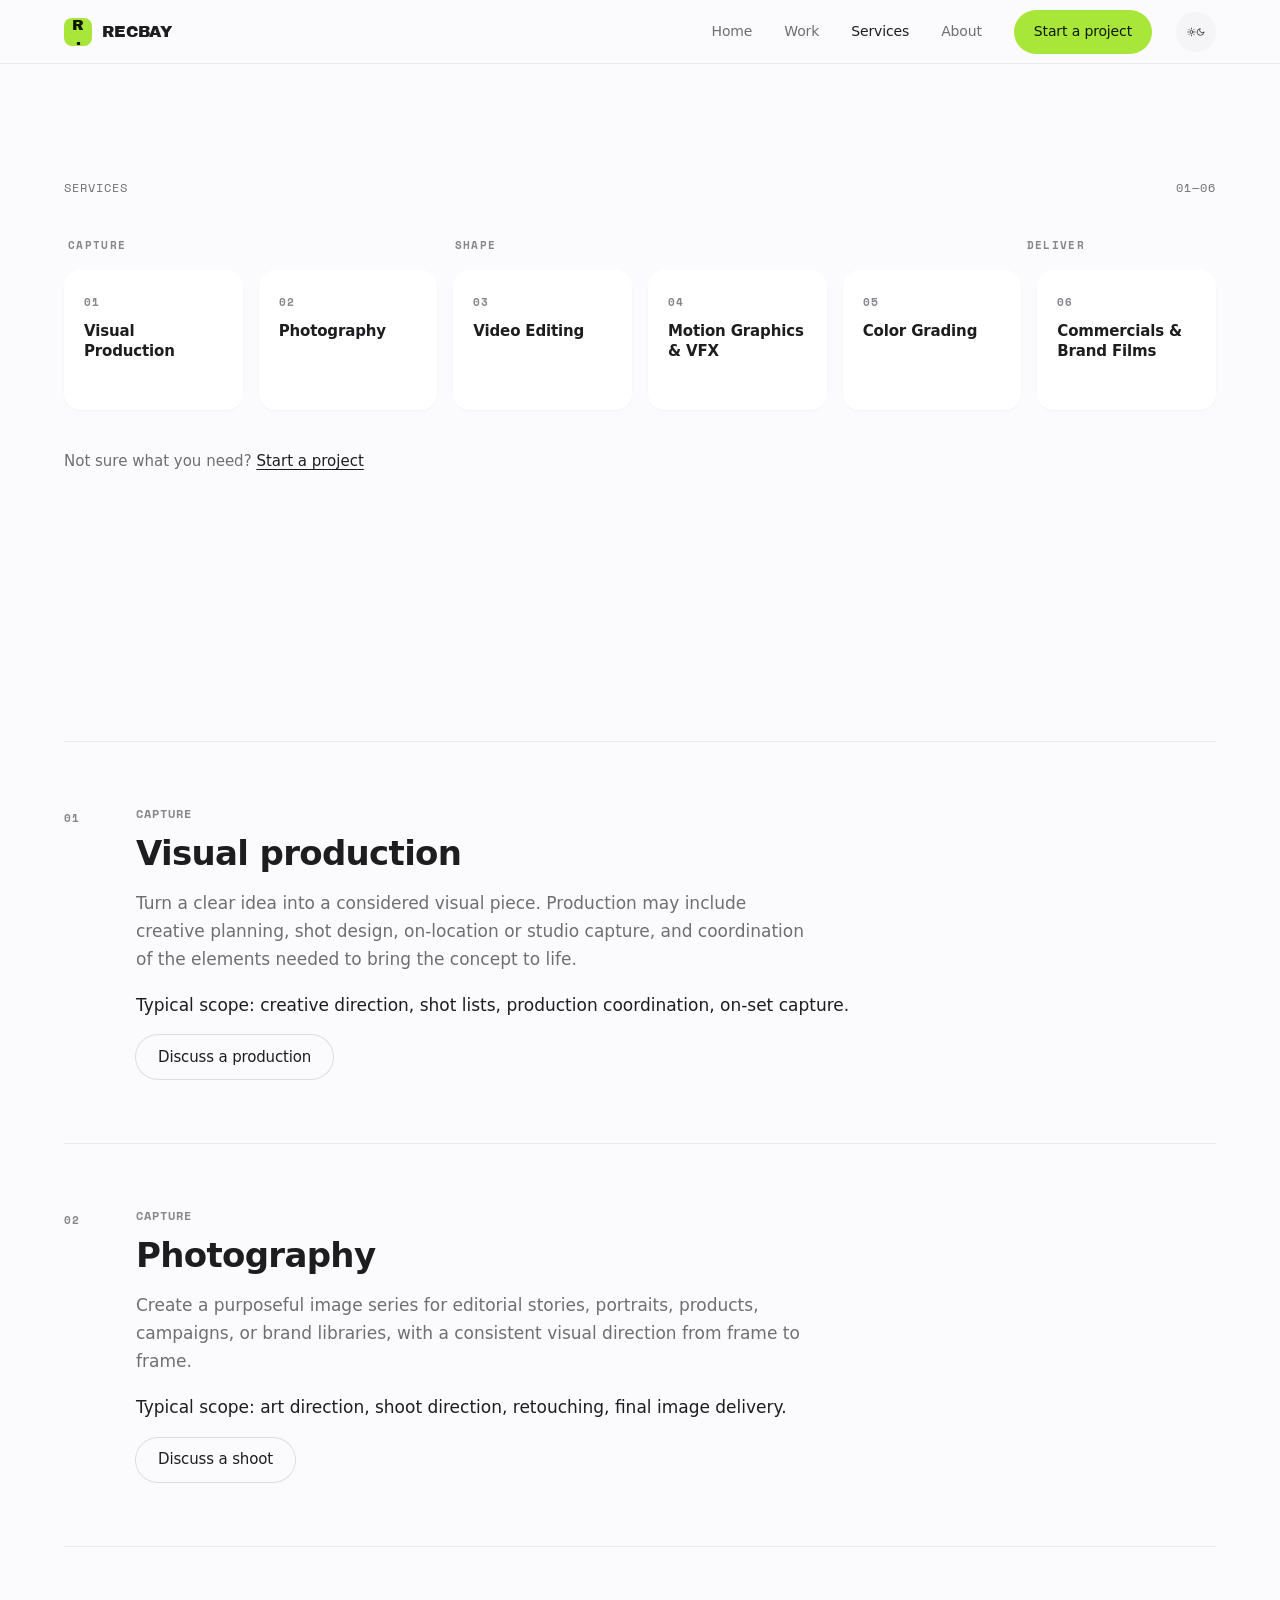
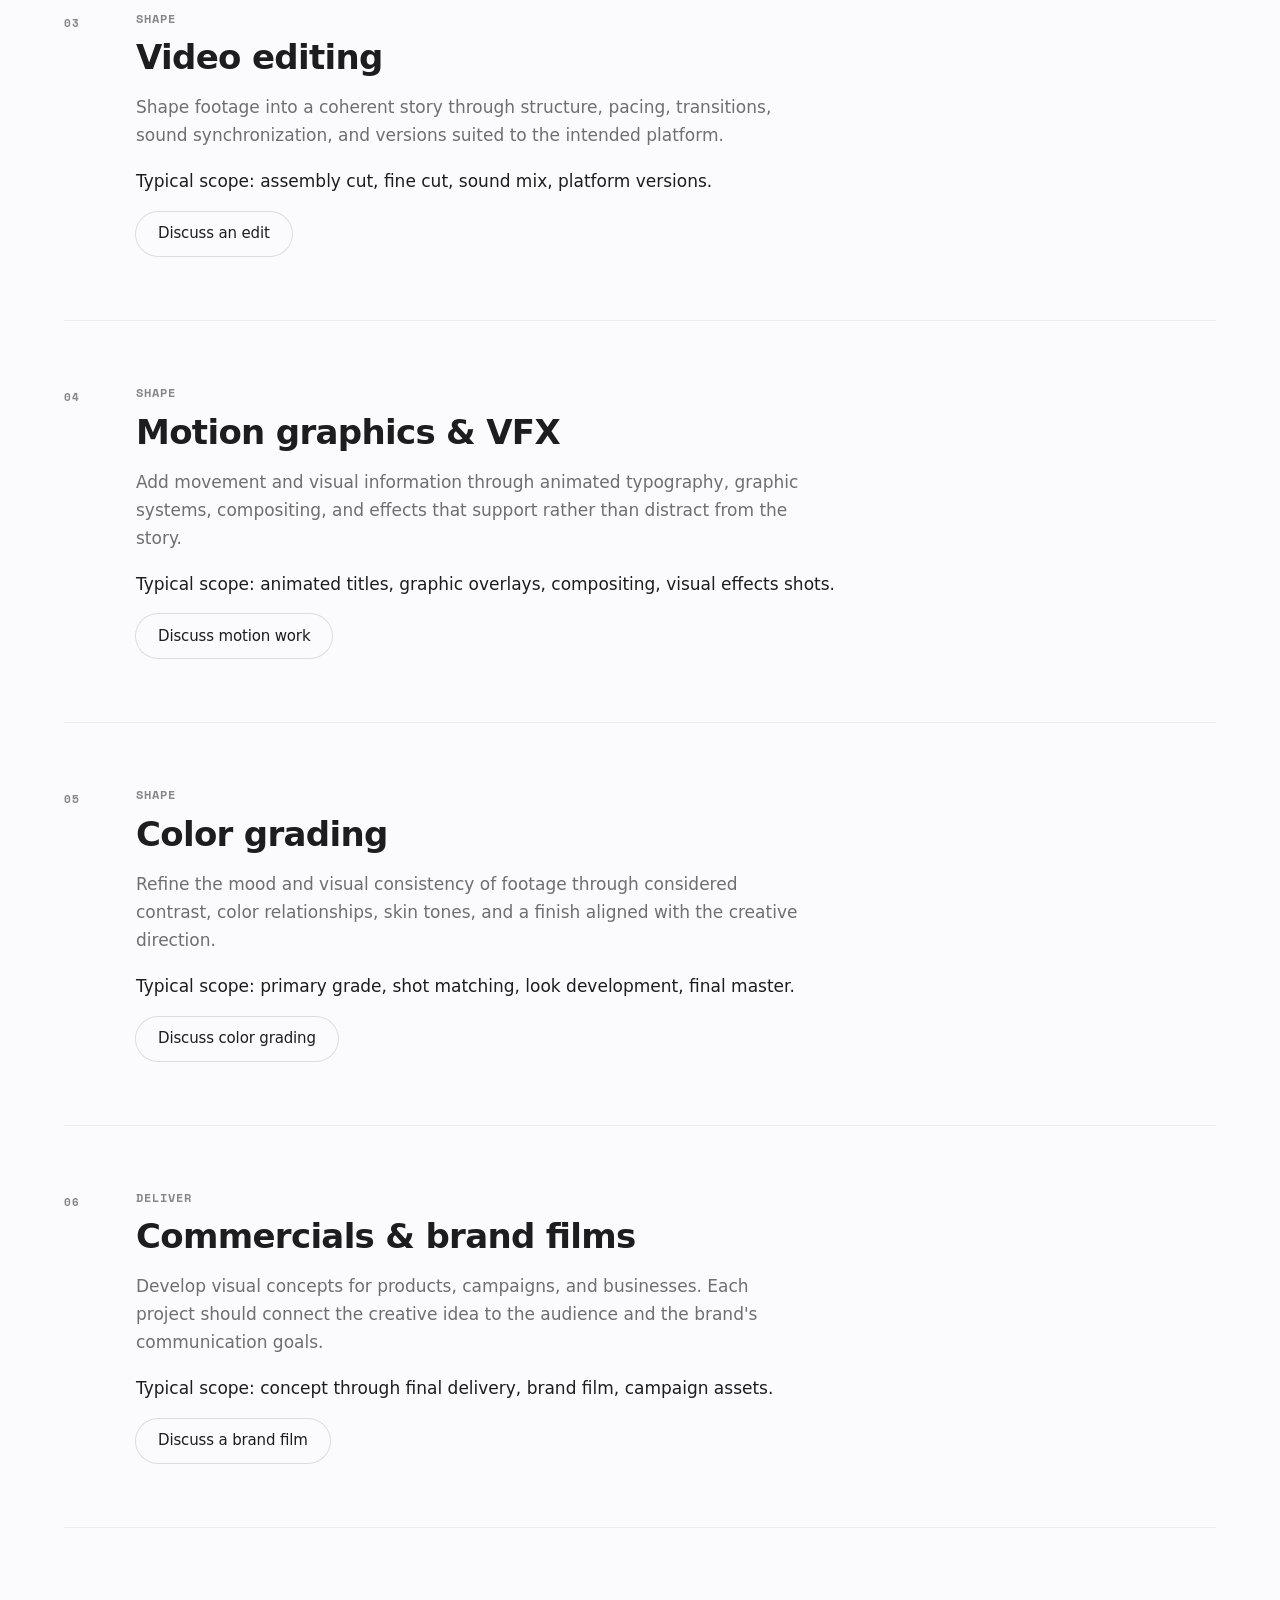
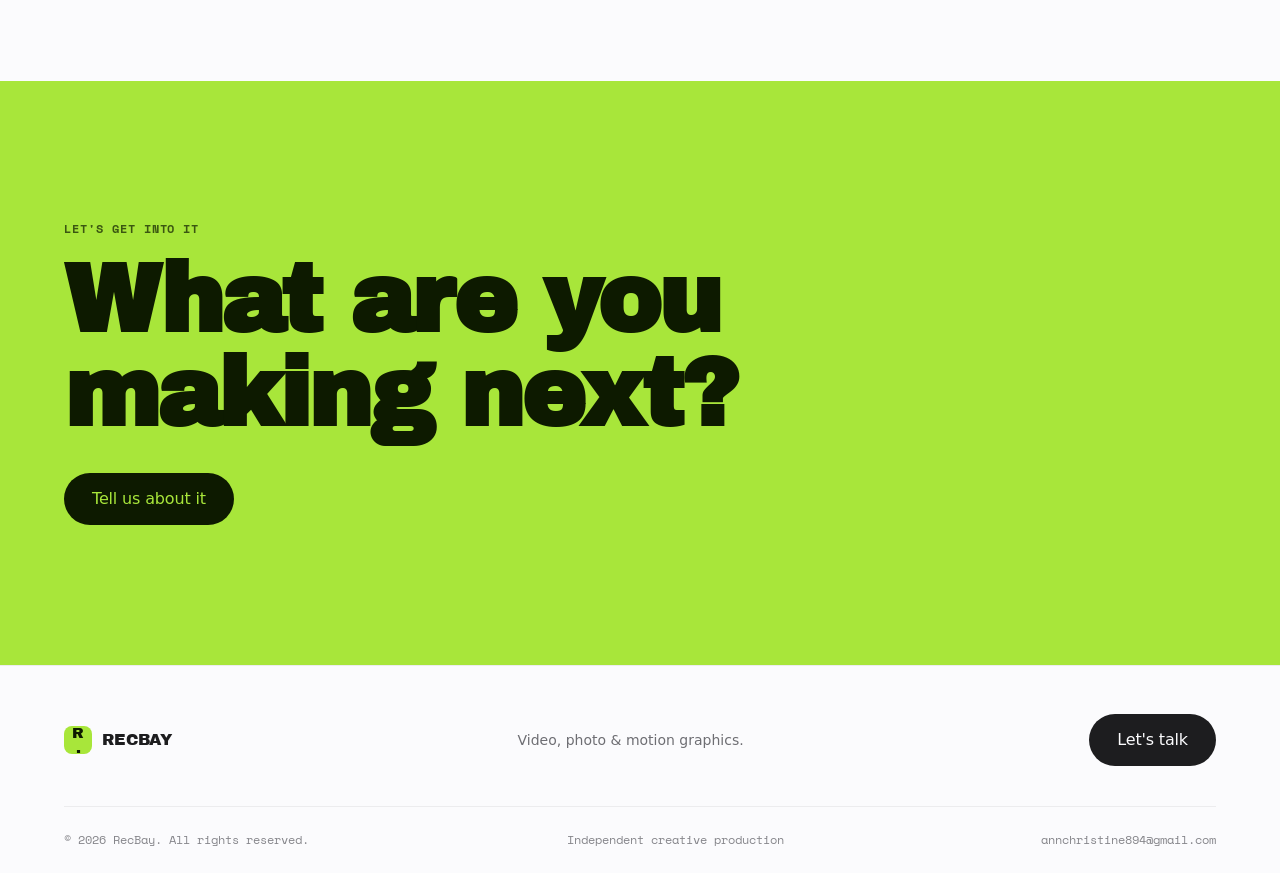
<file: services.html>
<!doctype html>
<html lang="en" class="no-js">
<head>
  <meta charset="utf-8">
  <meta name="viewport" content="width=device-width, initial-scale=1, viewport-fit=cover">
  <meta name="description" content="RecBay services: visual production, video editing, brand films, photography, motion graphics, VFX and color grading.">
  <meta name="theme-color" content="#fbfbfd" id="theme-color-meta">
  <meta name="color-scheme" content="light dark">
  <script>
    (function () {
      var key = 'recbay-theme';
      var stored = null;
      try { stored = localStorage.getItem(key); } catch (e) {}
      var systemDark = window.matchMedia && window.matchMedia('(prefers-color-scheme: dark)').matches;
      var theme = stored === 'light' || stored === 'dark' ? stored : (systemDark ? 'dark' : 'light');
      document.documentElement.setAttribute('data-theme', theme);
      document.documentElement.style.colorScheme = theme;
      var meta = document.getElementById('theme-color-meta');
      if (meta) meta.setAttribute('content', theme === 'dark' ? '#000000' : '#fbfbfd');
    }());
  </script>
  <title>Services | RecBay — production to final delivery</title>
  <link rel="icon" href="assets/images/recbay-mark.svg" type="image/svg+xml">
  <link rel="stylesheet" href="css/styles.css">
  <link rel="preconnect" href="https://fonts.googleapis.com">
  <link rel="preconnect" href="https://fonts.gstatic.com" crossorigin>
  <link href="https://fonts.googleapis.com/css2?family=Archivo+Black&family=Space+Mono:wght@400;700&display=swap" rel="stylesheet">
  <script src="js/main.js" defer></script>
</head>
<body>
  <a class="skip-link" href="#main">Skip to content</a>
  <header class="site-header">
    <div class="container nav-wrap">
      <a class="wordmark" href="index.html"><span class="brand-symbol">R<span>.</span></span><span>RECBAY</span></a>
      <button class="theme-toggle" type="button" data-theme-toggle hidden aria-label="Switch to dark mode" title="Switch to dark mode">
        <span class="theme-toggle__icon" aria-hidden="true">
          <svg class="theme-toggle__sun" width="16" height="16" viewBox="0 0 24 24" fill="none" stroke="currentColor" stroke-width="2" stroke-linecap="round" stroke-linejoin="round"><circle cx="12" cy="12" r="4"></circle><path d="M12 2v2M12 20v2M4.93 4.93l1.41 1.41M17.66 17.66l1.41 1.41M2 12h2M20 12h2M6.34 17.66l-1.41 1.41M19.07 4.93l-1.41 1.41"></path></svg>
          <svg class="theme-toggle__moon" width="16" height="16" viewBox="0 0 24 24" fill="none" stroke="currentColor" stroke-width="2" stroke-linecap="round" stroke-linejoin="round"><path d="M21 12.79A9 9 0 1 1 11.21 3 7 7 0 0 0 21 12.79z"></path></svg>
        </span>
      </button>
      <button class="menu-toggle" aria-expanded="false" aria-controls="primary-nav" aria-label="Open navigation"><span></span><span></span></button>
      <nav id="primary-nav" class="primary-nav" aria-label="Main navigation">
        <a href="index.html">Home</a>
        <a href="work.html">Work</a>
        <a class="active" href="services.html">Services</a>
        <a href="about.html">About</a>
        <a class="nav-cta" href="contact.html">Start a project</a>
      </nav>
    </div>
  </header>
  <main id="main">
    <section class="services-hero" id="services-hero">
      <div class="container">
        <div class="services-hero__meta">
          <h1 class="services-hero__label">Services</h1>
          <p class="services-hero__count">01—06</p>
        </div>
        <div class="services-hero__stages" aria-hidden="true">
          <span class="services-hero__stage">Capture</span>
          <span class="services-hero__stage">Shape</span>
          <span class="services-hero__stage">Deliver</span>
        </div>
        <div class="services-hero__chain">
          <a href="#visual-production" class="services-hero__node">
            <span class="services-hero__number">01</span>
            <span class="services-hero__name">Visual Production</span>
          </a>
          <a href="#photography" class="services-hero__node">
            <span class="services-hero__number">02</span>
            <span class="services-hero__name">Photography</span>
          </a>
          <a href="#video-editing" class="services-hero__node">
            <span class="services-hero__number">03</span>
            <span class="services-hero__name">Video Editing</span>
          </a>
          <a href="#motion-vfx" class="services-hero__node">
            <span class="services-hero__number">04</span>
            <span class="services-hero__name">Motion Graphics &amp; VFX</span>
          </a>
          <a href="#color-grading" class="services-hero__node">
            <span class="services-hero__number">05</span>
            <span class="services-hero__name">Color Grading</span>
          </a>
          <a href="#brand-films" class="services-hero__node">
            <span class="services-hero__number">06</span>
            <span class="services-hero__name">Commercials &amp; Brand Films</span>
          </a>
        </div>
        <p class="services-hero__cta">Not sure what you need? <a href="contact.html">Start a project</a></p>
      </div>
    </section>

    <section class="section">
      <div class="container service-detail-list">
        <article class="service-detail" id="visual-production">
          <span class="service-number">01</span>
          <div>
            <p class="eyebrow">Capture</p>
            <h2>Visual production</h2>
            <p>Turn a clear idea into a considered visual piece. Production may include creative planning, shot design, on-location or studio capture, and coordination of the elements needed to bring the concept to life.</p>
            <p class="small-note">Typical scope: creative direction, shot lists, production coordination, on-set capture.</p>
            <a class="button button-outline" href="contact.html">Discuss a production</a>
          </div>
        </article>

        <article class="service-detail" id="photography">
          <span class="service-number">02</span>
          <div>
            <p class="eyebrow">Capture</p>
            <h2>Photography</h2>
            <p>Create a purposeful image series for editorial stories, portraits, products, campaigns, or brand libraries, with a consistent visual direction from frame to frame.</p>
            <p class="small-note">Typical scope: art direction, shoot direction, retouching, final image delivery.</p>
            <a class="button button-outline" href="contact.html">Discuss a shoot</a>
          </div>
        </article>

        <article class="service-detail" id="video-editing">
          <span class="service-number">03</span>
          <div>
            <p class="eyebrow">Shape</p>
            <h2>Video editing</h2>
            <p>Shape footage into a coherent story through structure, pacing, transitions, sound synchronization, and versions suited to the intended platform.</p>
            <p class="small-note">Typical scope: assembly cut, fine cut, sound mix, platform versions.</p>
            <a class="button button-outline" href="contact.html">Discuss an edit</a>
          </div>
        </article>

        <article class="service-detail" id="motion-vfx">
          <span class="service-number">04</span>
          <div>
            <p class="eyebrow">Shape</p>
            <h2>Motion graphics &amp; VFX</h2>
            <p>Add movement and visual information through animated typography, graphic systems, compositing, and effects that support rather than distract from the story.</p>
            <p class="small-note">Typical scope: animated titles, graphic overlays, compositing, visual effects shots.</p>
            <a class="button button-outline" href="contact.html">Discuss motion work</a>
          </div>
        </article>

        <article class="service-detail" id="color-grading">
          <span class="service-number">05</span>
          <div>
            <p class="eyebrow">Shape</p>
            <h2>Color grading</h2>
            <p>Refine the mood and visual consistency of footage through considered contrast, color relationships, skin tones, and a finish aligned with the creative direction.</p>
            <p class="small-note">Typical scope: primary grade, shot matching, look development, final master.</p>
            <a class="button button-outline" href="contact.html">Discuss color grading</a>
          </div>
        </article>

        <article class="service-detail" id="brand-films">
          <span class="service-number">06</span>
          <div>
            <p class="eyebrow">Deliver</p>
            <h2>Commercials &amp; brand films</h2>
            <p>Develop visual concepts for products, campaigns, and businesses. Each project should connect the creative idea to the audience and the brand's communication goals.</p>
            <p class="small-note">Typical scope: concept through final delivery, brand film, campaign assets.</p>
            <a class="button button-outline" href="contact.html">Discuss a brand film</a>
          </div>
        </article>
      </div>
    </section>

    <section class="contact-banner">
      <div class="container contact-banner-inner">
        <p class="eyebrow">Let's get into it</p>
        <h2>What are you making next?</h2>
        <a class="button button-lime" href="contact.html">Tell us about it</a>
      </div>
    </section>
  </main>

  <footer class="site-footer">
    <div class="container footer-top"><a class="wordmark" href="index.html"><span class="brand-symbol">R<span>.</span></span><span>RECBAY</span></a><p>Video, photo &amp; motion graphics.</p><a class="button button-solid" href="contact.html">Let's talk</a></div>
    <div class="container footer-bottom"><span>© <span data-year></span> RecBay. All rights reserved.</span><span>Independent creative production</span><a href="mailto:annchristine894@gmail.com">annchristine894@gmail.com</a></div>
  </footer>
</body>
</html>
</file>
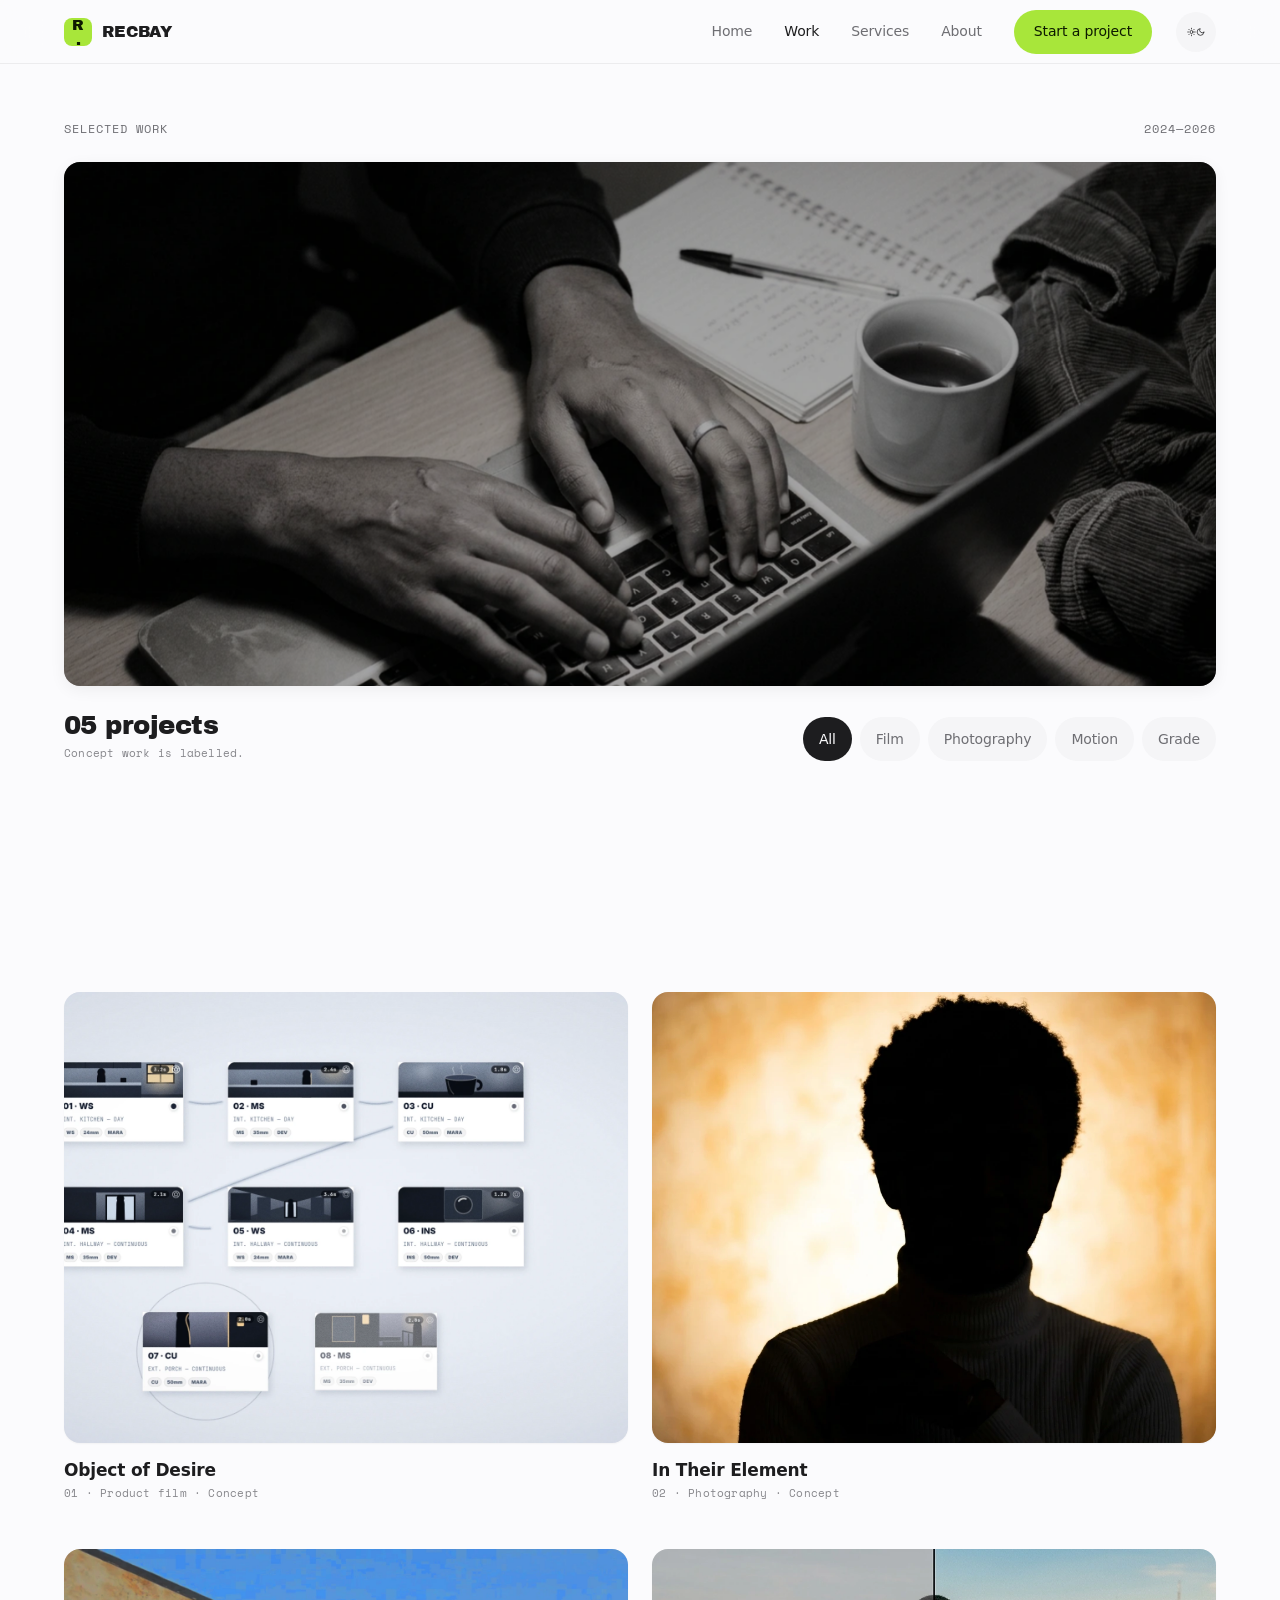
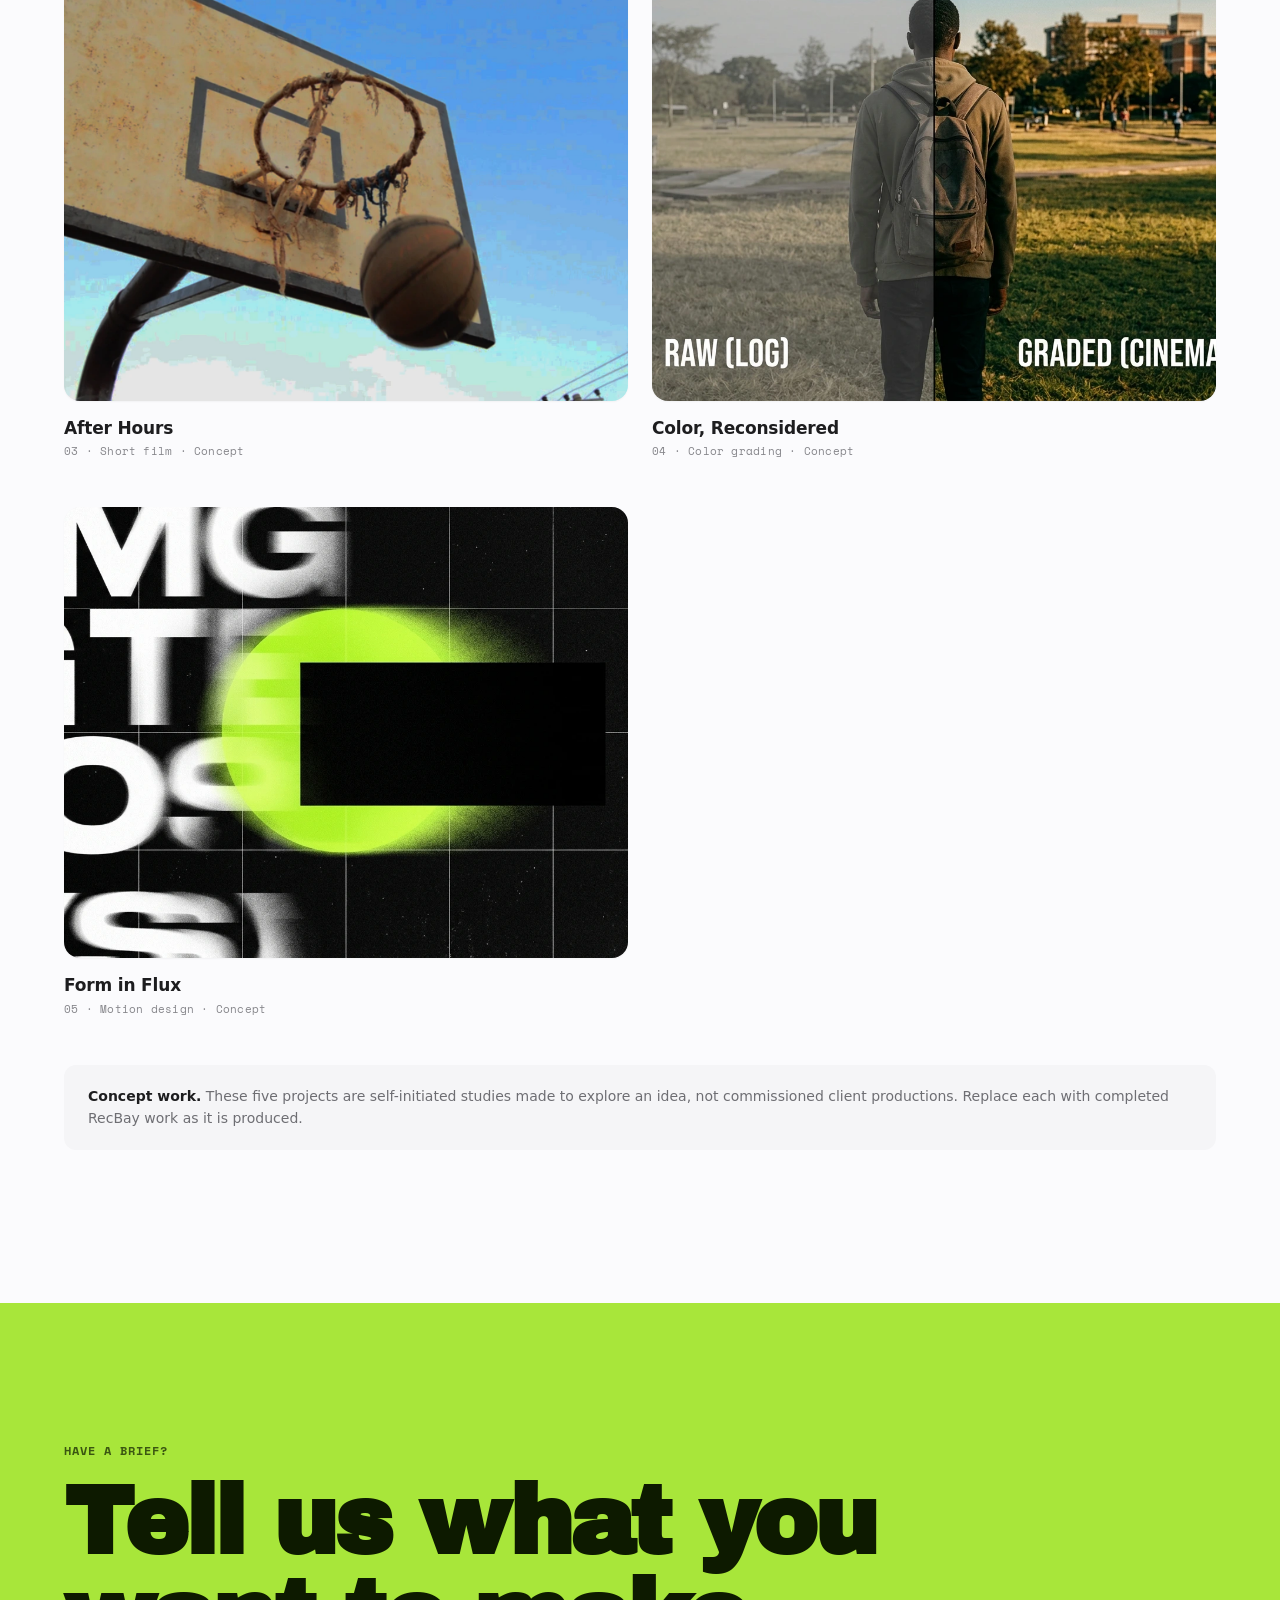
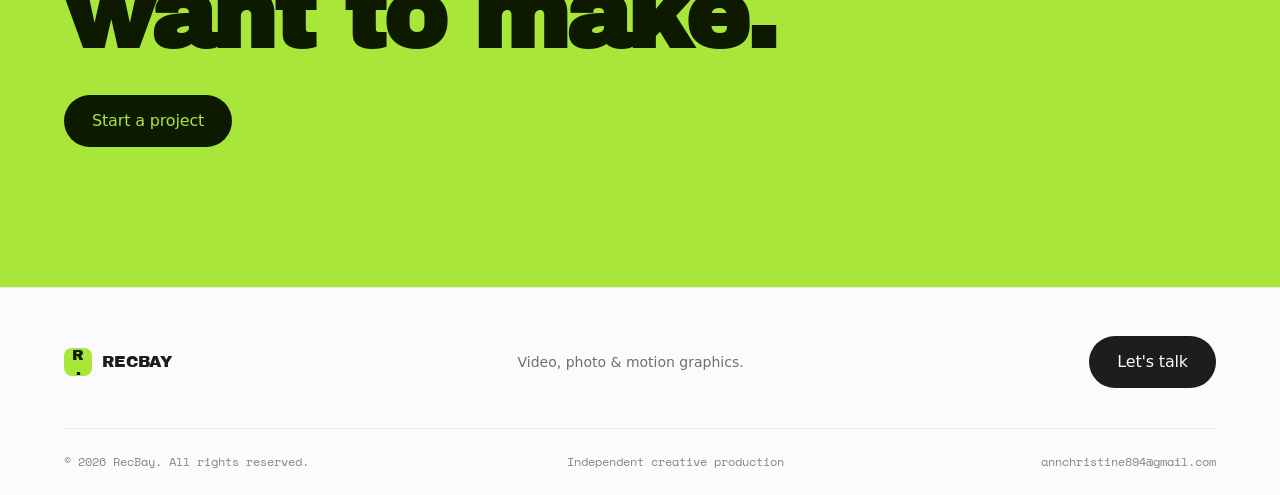
<file: work.html>
<!doctype html>
<html lang="en" class="no-js">
<head>
  <meta charset="utf-8">
  <meta name="viewport" content="width=device-width, initial-scale=1, viewport-fit=cover">
  <meta name="description" content="Explore RecBay's films, photography, motion design, and post-production work.">
  <meta name="theme-color" content="#fbfbfd" id="theme-color-meta">
  <meta name="color-scheme" content="light dark">
  <script>
    (function () {
      var key = 'recbay-theme';
      var stored = null;
      try { stored = localStorage.getItem(key); } catch (e) {}
      var systemDark = window.matchMedia && window.matchMedia('(prefers-color-scheme: dark)').matches;
      var theme = stored === 'light' || stored === 'dark' ? stored : (systemDark ? 'dark' : 'light');
      document.documentElement.setAttribute('data-theme', theme);
      document.documentElement.style.colorScheme = theme;
      var meta = document.getElementById('theme-color-meta');
      if (meta) meta.setAttribute('content', theme === 'dark' ? '#000000' : '#fbfbfd');
    }());
  </script>
  <title>Work — five projects, four disciplines | RecBay</title>
  <link rel="icon" href="assets/images/recbay-mark.svg" type="image/svg+xml">
  <link rel="stylesheet" href="css/styles.css">
  <link rel="preconnect" href="https://fonts.googleapis.com">
  <link rel="preconnect" href="https://fonts.gstatic.com" crossorigin>
  <link href="https://fonts.googleapis.com/css2?family=Archivo+Black&family=Space+Mono:wght@400;700&display=swap" rel="stylesheet">
  <link rel="preload" href="assets/images/about/about-body.webp" as="image" fetchpriority="high">
  <script src="js/main.js" defer></script>
</head>
<body>
  <a class="skip-link" href="#main">Skip to content</a>
  <header class="site-header">
    <div class="container nav-wrap">
      <a class="wordmark" href="index.html"><span class="brand-symbol">R<span>.</span></span><span>RECBAY</span></a>
      <button class="theme-toggle" type="button" data-theme-toggle hidden aria-label="Switch to dark mode" title="Switch to dark mode">
        <span class="theme-toggle__icon" aria-hidden="true">
          <svg class="theme-toggle__sun" width="16" height="16" viewBox="0 0 24 24" fill="none" stroke="currentColor" stroke-width="2" stroke-linecap="round" stroke-linejoin="round"><circle cx="12" cy="12" r="4"></circle><path d="M12 2v2M12 20v2M4.93 4.93l1.41 1.41M17.66 17.66l1.41 1.41M2 12h2M20 12h2M6.34 17.66l-1.41 1.41M19.07 4.93l-1.41 1.41"></path></svg>
          <svg class="theme-toggle__moon" width="16" height="16" viewBox="0 0 24 24" fill="none" stroke="currentColor" stroke-width="2" stroke-linecap="round" stroke-linejoin="round"><path d="M21 12.79A9 9 0 1 1 11.21 3 7 7 0 0 0 21 12.79z"></path></svg>
        </span>
      </button>
      <button class="menu-toggle" aria-expanded="false" aria-controls="primary-nav" aria-label="Open navigation"><span></span><span></span></button>
      <nav id="primary-nav" class="primary-nav" aria-label="Main navigation">
        <a href="index.html">Home</a>
        <a class="active" href="work.html">Work</a>
        <a href="services.html">Services</a>
        <a href="about.html">About</a>
        <a class="nav-cta" href="contact.html">Start a project</a>
      </nav>
    </div>
  </header>
  <main id="main">
    <section class="work-hero" id="work-hero">
      <div class="container">
        <div class="work-hero__bar">
          <h1 class="work-hero__label">Selected work</h1>
          <span class="work-hero__date">2024—2026</span>
        </div>
        <div class="work-hero__frame">
          <img class="work-hero__img" src="assets/images/about/about-body.webp" alt="At work in the RecBay studio" width="1408" height="768" loading="eager" decoding="async" fetchpriority="high">
          <div class="work-hero__overlay"></div>
        </div>
        <div class="work-hero__meta">
          <div class="work-hero__stat">
            <p class="work-hero__count">05 projects</p>
            <p class="work-hero__trust">Concept work is labelled.</p>
          </div>
          <div class="work-hero__filters" role="group" aria-label="Filter projects">
            <button class="filter-button active" data-filter="all" aria-pressed="true">All</button>
            <button class="filter-button" data-filter="film" aria-pressed="false">Film</button>
            <button class="filter-button" data-filter="photo" aria-pressed="false">Photography</button>
            <button class="filter-button" data-filter="motion" aria-pressed="false">Motion</button>
            <button class="filter-button" data-filter="grade" aria-pressed="false">Grade</button>
          </div>
        </div>
      </div>
    </section>

    <section class="section section-work">
      <div class="container">
        <div class="project-grid work-grid">
          <a class="project-card" data-category="film" href="project-product-film.html">
            <div class="project-art art-product"><img src="assets/images/projects/object-of-desire-card.webp" alt="Object of Desire — product film still" class="project-image" loading="lazy" decoding="async" width="1920" height="1080"></div>
            <div class="project-meta"><div><h3>Object of Desire</h3><p>01 · Product film · Concept</p></div></div>
          </a>
          <a class="project-card" data-category="photo" href="project-editorial.html">
            <div class="project-art art-editorial"><img src="assets/images/projects/in-their-element-card.webp" alt="In Their Element — environmental portrait still" class="project-image" loading="lazy" decoding="async" width="1408" height="768"></div>
            <div class="project-meta"><div><h3>In Their Element</h3><p>02 · Photography · Concept</p></div></div>
          </a>
          <a class="project-card" data-category="film" href="project-short-film.html">
            <div class="project-art art-film"><img src="assets/images/projects/after-hours-card.webp" alt="After Hours — night film still" class="project-image" loading="lazy" decoding="async" width="1920" height="1080"></div>
            <div class="project-meta"><div><h3>After Hours</h3><p>03 · Short film · Concept</p></div></div>
          </a>
          <a class="project-card" data-category="grade" href="project-color-study.html">
            <div class="project-art art-grade"><img src="assets/images/projects/color-reconsidered-card.webp" alt="Color, Reconsidered — graded still" class="project-image" loading="lazy" decoding="async" width="1408" height="768"></div>
            <div class="project-meta"><div><h3>Color, Reconsidered</h3><p>04 · Color grading · Concept</p></div></div>
          </a>
          <a class="project-card" data-category="motion" href="project-motion-ident.html">
            <div class="project-art art-motion"><img src="assets/images/projects/form-in-flux-card.webp" alt="Form in Flux — motion design styleframe" class="project-image" loading="lazy" decoding="async" width="1408" height="768"></div>
            <div class="project-meta"><div><h3>Form in Flux</h3><p>05 · Motion design · Concept</p></div></div>
          </a>
        </div>
        <p class="notice"><strong>Concept work.</strong> These five projects are self-initiated studies made to explore an idea, not commissioned client productions. Replace each with completed RecBay work as it is produced.</p>
      </div>
    </section>

    <section class="contact-banner">
      <div class="container contact-banner-inner">
        <p class="eyebrow">Have a brief?</p>
        <h2>Tell us what you want to make.</h2>
        <a class="button button-lime" href="contact.html">Start a project</a>
      </div>
    </section>
  </main>

  <footer class="site-footer">
    <div class="container footer-top"><a class="wordmark" href="index.html"><span class="brand-symbol">R<span>.</span></span><span>RECBAY</span></a><p>Video, photo &amp; motion graphics.</p><a class="button button-solid" href="contact.html">Let's talk</a></div>
    <div class="container footer-bottom"><span>© <span data-year></span> RecBay. All rights reserved.</span><span>Independent creative production</span><a href="mailto:annchristine894@gmail.com">annchristine894@gmail.com</a></div>
  </footer>
</body>
</html>
</file>
<file: css/styles.css>
/* ==========================================================================
   RecBay — Apple-craft premium system (v1.12.0)
   Background #fbfbfd, text #1d1d1f, desaturated lime accent, 8pt spacing,
   hairline borders, soft elevation, pills, 120–340ms motion, full dark parity.
   Archivo Black stays the display voice; Space Mono stays for metadata.
   ========================================================================== */

:root {
  --bg: #fbfbfd;
  --bg-elevated: #ffffff;
  --bg-sunken: #f5f5f7;
  --text: #1d1d1f;
  --text-secondary: #6e6e73;
  --text-tertiary: #86868b;
  --hairline: rgba(0, 0, 0, 0.06);
  --hairline-strong: rgba(0, 0, 0, 0.12);
  --accent: #a8e63a;
  --accent-hover: #97d02f;
  --accent-muted: rgba(168, 230, 58, 0.14);
  --accent-text: #0d1a00;

  --shadow-sm: 0 1px 2px rgba(0, 0, 0, 0.04);
  --shadow-md: 0 4px 16px rgba(0, 0, 0, 0.06);
  --shadow-lg: 0 12px 40px rgba(0, 0, 0, 0.08);

  --r-xs: 8px;
  --r-sm: 12px;
  --r-md: 16px;
  --r-lg: 24px;
  --r-pill: 980px;

  --s-1: 8px;
  --s-2: 16px;
  --s-3: 24px;
  --s-4: 32px;
  --s-5: 48px;
  --s-6: 64px;
  --s-7: 80px;
  --s-8: 120px;
  --s-9: 160px;

  --font-display: 'Archivo Black', -apple-system, BlinkMacSystemFont, 'Segoe UI', system-ui, sans-serif;
  --font-mono: 'Space Mono', ui-monospace, 'SF Mono', Menlo, monospace;
  --font-body: -apple-system, BlinkMacSystemFont, 'Segoe UI', system-ui, 'Helvetica Neue', Arial, sans-serif;

  --ease-out: cubic-bezier(0.22, 1, 0.36, 1);
  --ease-spring: cubic-bezier(0.34, 1.56, 0.64, 1);
  --dur-fast: 120ms;
  --dur-base: 220ms;
  --dur-slow: 340ms;

  --max-text: 720px;
  --max-content: 980px;
  --max-wide: 1240px;
  --gutter: clamp(20px, 5vw, 76px);
  --nav-h: 64px;
  --touch: 44px;

  --success: #2e7d32;
  --error: #b3261e;
  color-scheme: light;
}

:root[data-theme="dark"] {
  --bg: #000000;
  --bg-elevated: #1c1c1e;
  --bg-sunken: #0a0a0a;
  --text: #f5f5f7;
  --text-secondary: #a1a1a6;
  --text-tertiary: #6e6e73;
  --hairline: rgba(255, 255, 255, 0.08);
  --hairline-strong: rgba(255, 255, 255, 0.16);
  --accent-muted: rgba(168, 230, 58, 0.18);
  --shadow-sm: 0 1px 2px rgba(0, 0, 0, 0.4);
  --shadow-md: 0 4px 16px rgba(0, 0, 0, 0.5);
  --shadow-lg: 0 12px 40px rgba(0, 0, 0, 0.6);
  --success: #6fbf73;
  --error: #ff8a80;
  color-scheme: dark;
}

/* Belt-and-braces: system dark for no-JS visitors (the inline head script
   normally sets [data-theme] before first paint). */
@media (prefers-color-scheme: dark) {
  :root:not([data-theme]) {
    --bg: #000000;
    --bg-elevated: #1c1c1e;
    --bg-sunken: #0a0a0a;
    --text: #f5f5f7;
    --text-secondary: #a1a1a6;
    --text-tertiary: #6e6e73;
    --hairline: rgba(255, 255, 255, 0.08);
    --hairline-strong: rgba(255, 255, 255, 0.16);
    --accent-muted: rgba(168, 230, 58, 0.18);
    color-scheme: dark;
  }
}

/* Dark mode: damp bright artwork so light stills read as images, not glowing slabs. */
:root[data-theme="dark"] .project-art img,
:root[data-theme="dark"] .reel__poster img {
  filter: brightness(.82) contrast(1.04) saturate(.94);
}
:root[data-theme="dark"] .project-art::after,
:root[data-theme="dark"] .reel__poster::after {
  content: "";
  position: absolute;
  inset: 0;
  background: rgba(0, 0, 0, 0.18);
  pointer-events: none;
  z-index: 1;
}
@media (prefers-color-scheme: dark) {
  :root:not([data-theme]) .project-art img,
  :root:not([data-theme]) .reel__poster img {
    filter: brightness(.82) contrast(1.04) saturate(.94);
  }
  :root:not([data-theme]) .project-art::after,
  :root:not([data-theme]) .reel__poster::after {
    content: "";
    position: absolute;
    inset: 0;
    background: rgba(0, 0, 0, 0.18);
    pointer-events: none;
    z-index: 1;
  }
}

/* --------------------------------------------------------------------------
   Base
   -------------------------------------------------------------------------- */
* { box-sizing: border-box; }
html {
  scroll-behavior: smooth;
  scroll-padding-top: calc(var(--nav-h) + 24px);
  overflow-x: hidden;
  background: var(--bg);
}
body {
  margin: 0;
  background: var(--bg);
  color: var(--text);
  font-family: var(--font-body);
  font-size: 17px;
  line-height: 1.5;
  font-weight: 400;
  -webkit-font-smoothing: antialiased;
  -moz-osx-font-smoothing: grayscale;
  -webkit-text-size-adjust: 100%;
  font-feature-settings: 'kern', 'liga', 'calt';
  text-rendering: optimizeLegibility;
}
a { color: inherit; text-decoration: none; touch-action: manipulation; }
button, input, select, textarea { font: inherit; touch-action: manipulation; }
button, a { -webkit-tap-highlight-color: transparent; }
img { display: block; max-width: 100%; height: auto; }
::selection { background: var(--accent); color: var(--accent-text); }

a:focus-visible,
button:focus-visible,
summary:focus-visible {
  outline: 2px solid var(--accent);
  outline-offset: 2px;
}

.container {
  width: min(var(--max-wide), calc(100% - var(--gutter) * 2));
  margin-inline: auto;
}

.section { padding: clamp(80px, 12vw, 160px) 0; }

.skip-link {
  position: absolute;
  top: -60px;
  left: 20px;
  z-index: 100;
  padding: 12px 20px;
  border-radius: var(--r-pill);
  background: var(--accent);
  color: var(--accent-text);
  font-family: var(--font-body);
  font-size: 14px;
  font-weight: 500;
}
.skip-link:focus { top: 12px; }

/* --------------------------------------------------------------------------
   Header — translucent
   -------------------------------------------------------------------------- */
.site-header {
  position: sticky;
  top: 0;
  z-index: 20;
  height: var(--nav-h);
  background: rgba(251, 251, 253, 0.72);
  background: color-mix(in srgb, var(--bg) 72%, transparent);
  -webkit-backdrop-filter: blur(20px) saturate(180%);
  backdrop-filter: blur(20px) saturate(180%);
  border-bottom: 1px solid var(--hairline);
}
:root[data-theme="dark"] .site-header { background: rgba(0, 0, 0, 0.65); }

.nav-wrap {
  height: 100%;
  display: flex;
  align-items: center;
  justify-content: space-between;
  gap: 24px;
  padding: 0 env(safe-area-inset-left) 0 env(safe-area-inset-right);
}

.wordmark {
  display: inline-flex;
  align-items: center;
  gap: 10px;
  font-family: var(--font-display);
  font-size: 16px;
  letter-spacing: -0.01em;
  color: var(--text);
}
.wordmark:focus-visible { outline-offset: 3px; }

.brand-symbol {
  display: grid;
  place-items: center;
  width: 28px;
  height: 28px;
  border: 0;
  border-radius: var(--r-xs);
  background: var(--accent);
  color: var(--accent-text);
  font-family: var(--font-display);
  font-size: 15px;
  line-height: 1;
}
.brand-symbol span { color: var(--accent-text); }

.primary-nav {
  display: flex;
  order: 3;
  margin-left: auto;
  align-items: center;
  gap: 32px;
  font-family: var(--font-body);
  font-size: 14px;
  font-weight: 500;
  letter-spacing: -0.01em;
  color: var(--text);
}
.primary-nav > a:not(.nav-cta) {
  min-height: var(--touch);
  display: inline-flex;
  align-items: center;
  color: var(--text-secondary);
  transition: color var(--dur-fast) var(--ease-out);
}
.primary-nav > a:hover,
.primary-nav > a.active { color: var(--text); }

.nav-cta {
  display: inline-flex;
  align-items: center;
  padding: 10px 20px;
  border-radius: var(--r-pill);
  background: var(--accent);
  color: var(--accent-text);
  font-family: var(--font-body);
  font-size: 14px;
  font-weight: 500;
  letter-spacing: -0.01em;
  border: 0;
  transition: background-color var(--dur-fast) var(--ease-out), transform var(--dur-fast) var(--ease-out);
  min-height: var(--touch);
  color: var(--accent-text);
}
.nav-cta:hover { background: var(--accent-hover); color: var(--accent-text); }
.nav-cta:active { transform: scale(0.97); }

.menu-toggle {
  display: none;
  order: 5;
  background: none;
  border: 0;
  padding: 12px;
  color: var(--text);
  min-height: var(--touch);
  min-width: var(--touch);
  cursor: pointer;
}
.menu-toggle span {
  display: block;
  width: 22px;
  height: 1.5px;
  background: currentColor;
  margin: 5px;
  border-radius: 1px;
}

.theme-toggle {
  display: inline-flex;
  align-items: center;
  justify-content: center;
  order: 4;
  width: 40px;
  height: 40px;
  padding: 0;
  border: 0;
  border-radius: var(--r-pill);
  background: var(--bg-sunken);
  color: var(--text);
  cursor: pointer;
  transition: background-color var(--dur-fast) var(--ease-out);
}
.theme-toggle:hover { background: var(--hairline-strong); }
.theme-toggle__icon { display: inline-flex; width: 18px; height: 18px; flex: 0 0 auto; }
.theme-toggle__icon svg { display: block; width: 18px; height: 18px; }
.theme-toggle__sun { display: none; }
:root[data-theme="dark"] .theme-toggle__sun { display: block; }
:root[data-theme="dark"] .theme-toggle__moon { display: none; }
.theme-toggle[hidden] { display: none; }

@media (max-width: 800px) {
  .theme-toggle { margin: 0 8px 0 auto; }
}

/* --------------------------------------------------------------------------
   Footer
   -------------------------------------------------------------------------- */
.site-footer {
  background: var(--bg);
  color: var(--text);
  border-top: 1px solid var(--hairline);
  padding: 48px 0 24px;
}
.footer-top {
  display: flex;
  align-items: center;
  justify-content: space-between;
  gap: 24px;
  padding: 0 env(safe-area-inset-left) 40px env(safe-area-inset-right);
  border-bottom: 1px solid var(--hairline);
  flex-wrap: wrap;
}
.footer-top p {
  font-family: var(--font-body);
  font-size: 14px;
  color: var(--text-secondary);
  margin: 0;
}
.footer-bottom {
  display: flex;
  justify-content: space-between;
  align-items: center;
  gap: 16px;
  flex-wrap: wrap;
  padding: 24px env(safe-area-inset-right) 0 env(safe-area-inset-left);
  color: var(--text-tertiary);
  font-family: var(--font-mono);
  font-size: 12px;
}
.footer-bottom a { color: var(--text-tertiary); }
.footer-bottom a:hover { color: var(--text); }

/* --------------------------------------------------------------------------
   Typography
   -------------------------------------------------------------------------- */
.eyebrow {
  font-family: var(--font-mono);
  font-size: 12px;
  font-weight: 700;
  letter-spacing: 0.08em;
  text-transform: uppercase;
  color: var(--text-secondary);
  margin: 0 0 16px;
  line-height: 1.3;
}

/* One display voice: Archivo Black, sentence case, balanced lines. */
.hero-title,
.section-heading h2,
.services-band h2,
.process-section h2,
.contact-banner h2,
.about-copy h1,
.about-copy h2,
.contact-aside h1,
.contact-aside h2 {
  font-family: var(--font-display);
  font-weight: 900;
  letter-spacing: -0.025em;
  line-height: 1.02;
  margin: 0;
  color: var(--text);
  text-wrap: balance;
}
.hero-title {
  font-size: clamp(44px, 8vw, 112px);
  max-width: 14ch;
  letter-spacing: -0.03em;
  line-height: 0.98;
  color: #f5f5f7;
}
.section-heading h2,
.services-band h2,
.process-section h2 { font-size: clamp(32px, 4.5vw, 56px); letter-spacing: -0.02em; }
.about-copy h1 { font-size: clamp(32px, 4.5vw, 56px); margin-bottom: var(--s-3); }
.contact-aside h1 { font-size: clamp(32px, 4.5vw, 56px); margin-bottom: var(--s-3); }

.section-heading {
  display: flex;
  align-items: flex-end;
  justify-content: space-between;
  gap: var(--s-4);
  margin-bottom: var(--s-5);
}
.section-heading > div:first-child { min-width: 0; }
.section-note {
  max-width: 300px;
  color: var(--text-secondary);
  font-size: 15px;
  line-height: 1.6;
  margin: 0 0 5px;
}

/* --------------------------------------------------------------------------
   Buttons — pills
   -------------------------------------------------------------------------- */
.button {
  display: inline-flex;
  align-items: center;
  justify-content: center;
  min-height: 52px;
  padding: 0 28px;
  border: 0;
  border-radius: var(--r-pill);
  font-family: var(--font-body);
  font-size: 16px;
  font-weight: 500;
  letter-spacing: -0.01em;
  line-height: 1;
  text-decoration: none;
  cursor: pointer;
  transition:
    transform var(--dur-fast) var(--ease-out),
    background-color var(--dur-fast) var(--ease-out),
    box-shadow var(--dur-fast) var(--ease-out),
    color var(--dur-fast) var(--ease-out),
    opacity var(--dur-fast) var(--ease-out);
  background: var(--bg-elevated);
  color: var(--text);
  box-shadow: 0 0 0 1px var(--hairline-strong);
  -webkit-tap-highlight-color: transparent;
}
.button:hover { background: var(--bg-sunken); }
.button:active { transform: scale(0.97); }
.button-lime { background: var(--accent); color: var(--accent-text); box-shadow: none; }
.button-lime:hover { background: var(--accent-hover); }
.button-outline { background: transparent; color: var(--text); }
.button-outline:hover { background: var(--bg-sunken); }
.button-solid { background: var(--text); color: var(--bg); box-shadow: none; }
.button-solid:hover { background: var(--text); opacity: 0.9; }

.center-action {
  display: flex;
  justify-content: center;
  flex-wrap: wrap;
  gap: 12px;
  margin-top: var(--s-6);
}

/* --------------------------------------------------------------------------
   Home hero — full-bleed video, floating type
   -------------------------------------------------------------------------- */
.hero {
  position: relative;
  overflow: hidden;
  display: flex;
  flex-direction: column;
  justify-content: flex-end;
  min-height: calc(100svh - var(--nav-h));
  padding: clamp(80px, 12vh, 140px) 0 clamp(48px, 8vh, 80px);
  background: #0a0a0a;
}
.hero-video {
  position: absolute;
  inset: 0;
  width: 100%;
  height: 100%;
  object-fit: cover;
  object-position: center;
  display: block;
  z-index: 0;
  pointer-events: none;
}
.hero-scrim {
  position: absolute;
  inset: 0;
  z-index: 1;
  pointer-events: none;
  background: linear-gradient(180deg,
    rgba(10, 10, 10, 0.55) 0%,
    rgba(10, 10, 10, 0.10) 30%,
    rgba(10, 10, 10, 0.35) 68%,
    rgba(10, 10, 10, 0.88) 100%);
}
.hero > .container {
  position: relative;
  z-index: 2;
  flex: none;
}
.hero-inner {
  display: flex;
  flex-direction: column;
  align-items: flex-start;
}
.hero-inner .eyebrow { color: rgba(245, 245, 247, 0.72); }
.hero-bottom {
  display: flex;
  align-items: flex-end;
  justify-content: space-between;
  gap: var(--s-4);
  width: 100%;
  margin-top: 40px;
  padding-top: var(--s-3);
  border-top: 1px solid rgba(245, 245, 247, 0.16);
}
.hero-intro {
  font-family: var(--font-body);
  font-size: 17px;
  line-height: 1.5;
  letter-spacing: -0.01em;
  color: rgba(245, 245, 247, 0.78);
  max-width: 42ch;
  margin: 0;
}
.hero .button { flex-shrink: 0; }

/* --------------------------------------------------------------------------
   Showreel — poster-first, click-to-play
   -------------------------------------------------------------------------- */
.reel {
  display: block;
  margin: 0 auto;
  max-width: var(--max-content);
  background: var(--bg-elevated);
  border-radius: var(--r-lg);
  overflow: hidden;
  box-shadow: var(--shadow-md);
}
.reel__poster {
  position: relative;
  width: 100%;
  aspect-ratio: 16/9;
  background: var(--bg-sunken);
}
.reel__poster img {
  width: 100%;
  height: 100%;
  object-fit: cover;
  display: block;
}
.reel__poster[hidden], .reel video[hidden] { display: none; }
.reel video {
  display: block;
  width: 100%;
  height: auto;
  aspect-ratio: 16/9;
  background: #000;
}
.reel__label,
.reel__status {
  position: absolute;
  z-index: 2;
  margin: 0;
  font-family: var(--font-mono);
  font-weight: 700;
  font-size: 11px;
  line-height: 1;
  letter-spacing: 0.14em;
  text-transform: uppercase;
  padding: 8px 14px;
  border-radius: var(--r-pill);
  color: rgba(245, 245, 247, 0.92);
  background: rgba(20, 20, 20, 0.55);
  -webkit-backdrop-filter: blur(12px) saturate(140%);
  backdrop-filter: blur(12px) saturate(140%);
}
.reel__label { left: 20px; bottom: 18px; }
.reel__status { right: 20px; bottom: 18px; }
.reel__play {
  position: absolute;
  top: 50%;
  left: 50%;
  z-index: 2;
  transform: translate(-50%, -50%);
  display: flex;
  align-items: center;
  justify-content: center;
  width: 64px;
  height: 64px;
  padding: 0;
  border: 1px solid rgba(255, 255, 255, 0.25);
  border-radius: var(--r-pill);
  background: rgba(20, 20, 20, 0.5);
  -webkit-backdrop-filter: blur(16px) saturate(140%);
  backdrop-filter: blur(16px) saturate(140%);
  color: var(--accent);
  cursor: pointer;
  transition: transform var(--dur-base) var(--ease-spring), background var(--dur-fast) var(--ease-out);
}
.reel__play:hover { transform: translate(-50%, -50%) scale(1.04); background: rgba(20, 20, 20, 0.7); }
.reel__play svg { margin-left: 3px; }
.reel figcaption {
  display: flex;
  justify-content: space-between;
  align-items: center;
  gap: var(--s-2);
  flex-wrap: wrap;
  padding: 16px 20px;
  font-family: var(--font-mono);
  font-size: 11px;
  line-height: 1.4;
  color: var(--text-tertiary);
  border-top: 1px solid var(--hairline);
}
.reel figcaption a { color: var(--text-secondary); text-decoration: underline; text-underline-offset: 3px; }

@media (max-width: 520px) {
  .reel__label { left: 12px; bottom: 12px; font-size: 9px; letter-spacing: 0.12em; }
  .reel__status { right: 12px; bottom: 40px; font-size: 9px; letter-spacing: 0.12em; }
}

/* --------------------------------------------------------------------------
   Work hero — image in a rounded frame, softened pull-back 1.08 → 1.0
   -------------------------------------------------------------------------- */
.work-hero {
  background: var(--bg);
  padding: clamp(32px, 5vw, 56px) 0 clamp(48px, 6vw, 80px);
}
.work-hero__bar {
  display: flex;
  justify-content: space-between;
  align-items: center;
  margin-bottom: var(--s-3);
  font-family: var(--font-mono);
  font-size: 12px;
  font-weight: 400;
  letter-spacing: 0.08em;
  text-transform: uppercase;
  color: var(--text-secondary);
}
.work-hero__label { margin: 0; font: inherit; color: inherit; }
.work-hero__frame {
  position: relative;
  width: 100%;
  aspect-ratio: 2.2/1;
  border-radius: var(--r-md);
  overflow: hidden;
  background: var(--bg-sunken);
  box-shadow: var(--shadow-md);
}
.work-hero__img {
  position: absolute;
  inset: 0;
  width: 100%;
  height: 100%;
  object-fit: cover;
  object-position: center 45%;
  transform: scale(1.08);
  transform-origin: center 45%;
  will-change: transform;
  display: block;
}
.work-hero__overlay {
  position: absolute;
  inset: 0;
  background: #000;
  opacity: var(--overlay, 0.35);
  pointer-events: none;
  will-change: opacity;
}
.work-hero__meta {
  display: flex;
  justify-content: space-between;
  align-items: flex-end;
  gap: var(--s-3);
  flex-wrap: wrap;
  margin-top: var(--s-3);
}
.work-hero__stat { display: flex; flex-direction: column; gap: 4px; }
.work-hero__count {
  font-family: var(--font-display);
  font-size: clamp(20px, 2.5vw, 26px);
  letter-spacing: -0.02em;
  color: var(--text);
  margin: 0;
  line-height: 1.2;
}
.work-hero__trust {
  font-family: var(--font-mono);
  font-size: 11px;
  font-weight: 400;
  color: var(--text-tertiary);
  margin: 0;
  letter-spacing: 0.02em;
}
.work-hero__filters { display: flex; gap: var(--s-1); flex-wrap: wrap; }

.work-hero--static .work-hero__img { transform: scale(1) !important; }
.work-hero--static .work-hero__overlay { opacity: 0.2 !important; }

@media (max-width: 800px) {
  .work-hero__frame { aspect-ratio: 4/3; }
}
@media (prefers-reduced-motion: reduce) {
  .work-hero__img { transform: scale(1) !important; }
  .work-hero__overlay { opacity: 0.2 !important; }
}

/* --------------------------------------------------------------------------
   Filter chips — pills
   -------------------------------------------------------------------------- */
.filter-button {
  display: inline-flex;
  align-items: center;
  gap: var(--s-1);
  padding: 8px 16px;
  border: 0;
  border-radius: var(--r-pill);
  background: var(--bg-sunken);
  color: var(--text-secondary);
  font-family: var(--font-body);
  font-size: 14px;
  font-weight: 500;
  letter-spacing: -0.01em;
  cursor: pointer;
  min-height: var(--touch);
  transition: background-color var(--dur-fast) var(--ease-out), color var(--dur-fast) var(--ease-out);
}
.filter-button:hover { background: var(--hairline-strong); color: var(--text); }
.filter-button.active { background: var(--text); color: var(--bg); }
.filter-button span { color: inherit; opacity: 0.6; }

/* --------------------------------------------------------------------------
   Project grid and cards — soft elevation
   -------------------------------------------------------------------------- */
.project-grid {
  display: grid;
  grid-template-columns: repeat(2, minmax(0, 1fr));
  gap: var(--s-5) var(--s-3);
}
.project-card {
  display: block;
  min-width: 0;
  text-decoration: none;
  color: inherit;
}
.project-card:focus-visible { outline-offset: 4px; }
.project-card-large { grid-column: span 2; }
.project-art {
  position: relative;
  overflow: hidden;
  aspect-ratio: 1.25/1;
  border-radius: var(--r-md);
  background: var(--bg-sunken);
  box-shadow: var(--shadow-sm);
  transition: transform var(--dur-base) var(--ease-out), box-shadow var(--dur-base) var(--ease-out);
}
.project-card:hover .project-art {
  transform: translateY(-2px);
  box-shadow: var(--shadow-md);
}
.project-card-large .project-art { aspect-ratio: 2.1/1; }
.project-image {
  position: absolute;
  inset: 0;
  width: 100%;
  height: 100%;
  object-fit: cover;
  transition: transform var(--dur-slow) var(--ease-out);
}
.project-card:hover .project-image { transform: scale(1.02); }
.project-meta {
  display: flex;
  align-items: flex-start;
  justify-content: space-between;
  gap: var(--s-2);
  padding-top: var(--s-2);
}
.project-meta h3 {
  font-family: var(--font-body);
  font-size: 17px;
  font-weight: 600;
  letter-spacing: -0.01em;
  margin: 0 0 4px;
  color: var(--text);
  line-height: 1.3;
}
.project-meta p {
  font-family: var(--font-mono);
  font-size: 11px;
  font-weight: 400;
  letter-spacing: 0.02em;
  color: var(--text-tertiary);
  margin: 0;
}

.notice {
  margin: var(--s-5) 0 0;
  padding: 20px 24px;
  border-radius: var(--r-sm);
  background: var(--bg-sunken);
  color: var(--text-secondary);
  font-size: 14px;
  line-height: 1.6;
}
.notice strong { color: var(--text); font-weight: 600; }

/* --------------------------------------------------------------------------
   Page hero — projects, privacy, 404
   -------------------------------------------------------------------------- */
.page-hero {
  background: var(--bg);
  padding: clamp(64px, 9vw, 120px) 0 clamp(48px, 6vw, 80px);
}
.page-hero h1 {
  font-family: var(--font-display);
  font-weight: 900;
  font-size: clamp(44px, 8vw, 112px);
  letter-spacing: -0.03em;
  line-height: 1.02;
  margin: 0;
  color: var(--text);
  text-wrap: balance;
  max-width: 16ch;
}
.page-intro {
  font-family: var(--font-body);
  font-size: clamp(16px, 1.6vw, 18px);
  line-height: 1.6;
  color: var(--text-secondary);
  max-width: 60ch;
  margin: var(--s-3) 0 0;
}

/* --------------------------------------------------------------------------
   Services hero — hairline card grid
   -------------------------------------------------------------------------- */
.services-hero {
  background: var(--bg);
  padding: clamp(64px, 9vw, 120px) 0;
}
.services-hero__meta {
  display: flex;
  justify-content: space-between;
  align-items: baseline;
  gap: var(--s-2);
  margin-bottom: 40px;
  font-family: var(--font-mono);
  font-size: 12px;
  font-weight: 400;
  letter-spacing: 0.08em;
  text-transform: uppercase;
  color: var(--text-secondary);
}
.services-hero__label,
.services-hero__count {
  margin: 0;
  font: inherit;
  color: inherit;
}
.services-hero__stages {
  display: grid;
  grid-template-columns: 2fr 3fr 1fr;
  gap: var(--s-2);
  margin-bottom: var(--s-2);
  padding: 0 4px;
}
.services-hero__stage {
  font-family: var(--font-mono);
  font-size: 11px;
  font-weight: 700;
  letter-spacing: 0.12em;
  text-transform: uppercase;
  color: var(--text-tertiary);
  text-align: left;
}
.services-hero__chain {
  display: grid;
  grid-template-columns: repeat(6, 1fr);
  gap: var(--s-2);
}
.services-hero__node {
  display: flex;
  flex-direction: column;
  gap: 12px;
  padding: 24px 20px;
  background: var(--bg-elevated);
  border-radius: var(--r-md);
  box-shadow: var(--shadow-sm);
  color: var(--text);
  min-height: 140px;
  text-decoration: none;
  transition: transform var(--dur-base) var(--ease-out),
              box-shadow var(--dur-base) var(--ease-out);
}
.services-hero__node:hover {
  transform: translateY(-2px);
  box-shadow: var(--shadow-md);
}
.services-hero__number {
  font-family: var(--font-mono);
  font-size: 11px;
  font-weight: 700;
  letter-spacing: 0.08em;
  color: var(--text-tertiary);
  transition: color var(--dur-fast) var(--ease-out);
}
.services-hero__node:hover .services-hero__number { color: var(--accent-hover); }
.services-hero__name {
  font-family: var(--font-body);
  font-size: 15px;
  font-weight: 600;
  line-height: 1.3;
  letter-spacing: -0.01em;
  color: var(--text);
  margin: 0;
}
.services-hero__cta {
  margin: 40px 0 0;
  font-family: var(--font-body);
  font-size: 15px;
  color: var(--text-secondary);
}
.services-hero__cta a {
  color: var(--text);
  text-decoration: underline;
  text-underline-offset: 3px;
}

@media (max-width: 1100px) {
  .services-hero__chain { grid-template-columns: repeat(3, 1fr); }
}
@media (max-width: 900px) {
  .services-hero__stages { grid-template-columns: 1fr; gap: var(--s-1); margin-bottom: 20px; padding: 0; }
  .services-hero__chain { grid-template-columns: 1fr 1fr; gap: 12px; }
  .services-hero__node { min-height: 0; padding: 20px 16px; }
}
@media (max-width: 560px) {
  .services-hero__chain { grid-template-columns: 1fr; }
}

/* --------------------------------------------------------------------------
   Service detail — editorial rows with hairlines
   -------------------------------------------------------------------------- */
.service-detail-list { border-top: 1px solid var(--hairline); }
.service-detail {
  display: grid;
  grid-template-columns: 48px minmax(0, 1fr);
  gap: var(--s-3);
  padding: var(--s-6) 0;
  border-bottom: 1px solid var(--hairline);
  scroll-margin-top: calc(var(--nav-h) + 24px);
}
.service-number {
  font-family: var(--font-mono);
  font-size: 11px;
  font-weight: 700;
  letter-spacing: 0.08em;
  color: var(--text-tertiary);
  padding-top: 4px;
}
.service-detail .eyebrow { color: var(--text-tertiary); margin-bottom: 12px; }
.service-detail h2 {
  font-family: var(--font-body);
  font-size: clamp(24px, 3.2vw, 34px);
  font-weight: 600;
  letter-spacing: -0.02em;
  line-height: 1.15;
  margin: 0 0 var(--s-2);
  color: var(--text);
  text-wrap: balance;
}
.service-detail p:not(.eyebrow):not(.small-note) {
  font-size: 17px;
  line-height: 1.65;
  color: var(--text-secondary);
  max-width: 62ch;
  margin: 0 0 20px;
}
.service-detail .button { min-height: var(--touch); padding: 0 22px; font-size: 15px; }

/* --------------------------------------------------------------------------
   Services band — hairline rows
   -------------------------------------------------------------------------- */
.services-band {
  background: var(--bg);
  color: var(--text);
  border-top: 1px solid var(--hairline);
  border-bottom: 1px solid var(--hairline);
  padding: clamp(80px, 10vw, 132px) 0;
}
.services-band-inner { display: grid; grid-template-columns: 1fr 1fr; gap: 8vw; }
.service-list { border-top: 1px solid var(--hairline); }
.service-list a {
  display: grid;
  grid-template-columns: 36px 1fr auto;
  align-items: center;
  gap: 14px;
  padding: 18px 0;
  border-bottom: 1px solid var(--hairline);
  font-family: var(--font-body);
  font-size: clamp(15px, 1.5vw, 17px);
  font-weight: 500;
  letter-spacing: -0.01em;
  color: var(--text-secondary);
  transition: color var(--dur-fast) var(--ease-out);
  min-height: var(--touch);
}
.service-list a span {
  font-family: var(--font-mono);
  font-size: 11px;
  font-weight: 700;
  letter-spacing: 0.08em;
  color: var(--text-tertiary);
  transition: color var(--dur-fast) var(--ease-out);
}
.service-list a:hover { color: var(--text); }
.service-list a:hover span { color: var(--accent-hover); }

/* --------------------------------------------------------------------------
   Process
   -------------------------------------------------------------------------- */
.process-section { background: var(--bg); }
.process-layout { display: grid; grid-template-columns: .9fr 1.1fr; gap: 8vw; }
.large-copy {
  font-family: var(--font-body);
  font-size: clamp(20px, 2.4vw, 28px);
  font-weight: 600;
  line-height: 1.35;
  letter-spacing: -0.02em;
  margin: 0 0 var(--s-5);
  max-width: 560px;
}
.process-steps { border-top: 1px solid var(--hairline); }
.process-steps > div {
  display: grid;
  grid-template-columns: 40px 1fr;
  column-gap: var(--s-2);
  padding: var(--s-3) 0;
  border-bottom: 1px solid var(--hairline);
}
.process-steps span {
  font-family: var(--font-mono);
  font-size: 11px;
  font-weight: 700;
  letter-spacing: 0.08em;
  color: var(--text-tertiary);
  padding-top: 3px;
  grid-row: span 2;
}
.process-steps h3 {
  font-family: var(--font-body);
  font-size: 17px;
  font-weight: 600;
  letter-spacing: -0.01em;
  margin: 0 0 6px;
}
.process-steps p {
  font-size: 16px;
  color: var(--text-secondary);
  line-height: 1.6;
  margin: 0;
  max-width: 52ch;
}

/* --------------------------------------------------------------------------
   Contact banner — solid accent
   -------------------------------------------------------------------------- */
.contact-banner {
  position: relative;
  overflow: hidden;
  background: var(--accent);
  color: var(--accent-text);
  padding: clamp(80px, 12vw, 140px) 0;
}
.contact-banner-inner { position: relative; z-index: 1; }
.contact-banner .eyebrow { color: var(--accent-text); opacity: 0.7; }
.contact-banner h2 {
  font-size: clamp(40px, 7.5vw, 96px);
  letter-spacing: -0.03em;
  line-height: 0.98;
  margin: 0 0 var(--s-4);
  color: var(--accent-text);
}
.contact-banner .button {
  background: var(--accent-text);
  color: var(--accent);
  box-shadow: none;
}
.contact-banner .button:hover { background: var(--accent-text); color: var(--accent); opacity: 0.92; }
.contact-banner .small-note { color: rgba(13, 26, 0, 0.68); }

/* --------------------------------------------------------------------------
   Contact page
   -------------------------------------------------------------------------- */
.contact-layout { display: grid; grid-template-columns: .8fr 1.2fr; gap: 8vw; }
.contact-aside > p:not(.eyebrow):not(.small-note) {
  font-size: 17px;
  line-height: 1.65;
  color: var(--text-secondary);
  max-width: 38ch;
}
.contact-detail {
  display: grid;
  gap: 6px;
  margin-top: var(--s-4);
  padding-top: var(--s-3);
  border-top: 1px solid var(--hairline);
}
.contact-detail span {
  font-family: var(--font-mono);
  font-size: 11px;
  font-weight: 700;
  letter-spacing: 0.08em;
  text-transform: uppercase;
  color: var(--text-tertiary);
}
.contact-detail a {
  font-family: var(--font-body);
  font-size: 15px;
  font-weight: 600;
  letter-spacing: -0.01em;
  color: var(--text);
}
.contact-detail a:hover { text-decoration: underline; text-underline-offset: 3px; }

.contact-form {
  display: grid;
  grid-template-columns: 1fr;
  gap: var(--s-1);
}
.contact-form label {
  font-family: var(--font-body);
  font-size: 14px;
  font-weight: 500;
  letter-spacing: -0.01em;
  color: var(--text);
  margin-top: var(--s-2);
  margin-bottom: 6px;
  display: block;
}
.contact-form label span { color: var(--accent-hover); }
.contact-form input,
.contact-form select,
.contact-form textarea {
  width: 100%;
  min-height: 52px;
  padding: 14px 18px;
  border: 0;
  border-radius: var(--r-sm);
  background: var(--bg-elevated);
  box-shadow: 0 0 0 1px var(--hairline-strong);
  font-family: var(--font-body);
  font-size: 17px;
  font-weight: 400;
  color: var(--text);
  outline: none;
  transition: box-shadow var(--dur-fast) var(--ease-out);
  -webkit-appearance: none;
  appearance: none;
}
.contact-form select {
  background-image: url("data:image/svg+xml;charset=utf-8,%3Csvg xmlns='http://www.w3.org/2000/svg' width='12' height='8' viewBox='0 0 12 8'%3E%3Cpath fill='none' stroke='%2386868b' stroke-width='1.5' stroke-linecap='round' d='M1 1.5l5 5 5-5'/%3E%3C/svg%3E");
  background-position: right 18px center;
  background-repeat: no-repeat;
  padding-right: 48px;
}
.contact-form input:focus,
.contact-form select:focus,
.contact-form textarea:focus {
  box-shadow: 0 0 0 1px var(--accent-hover), 0 0 0 4px var(--accent-muted);
}
.contact-form textarea { resize: vertical; min-height: 120px; }
.contact-form input::placeholder,
.contact-form textarea::placeholder {
  color: var(--text-tertiary);
  opacity: 1;
}
.form-submit { justify-self: start; margin-top: var(--s-3); }
.form-hint {
  font-family: var(--font-body);
  font-size: 13px;
  line-height: 1.5;
  color: var(--text-tertiary);
  margin: var(--s-3) 0 0;
  max-width: 48ch;
}
.form-hint.is-success { color: var(--success); }
.form-hint.is-error { color: var(--error); }
.form-status {
  font-family: var(--font-body);
  font-size: 14px;
  line-height: 1.5;
  margin-top: 12px;
  min-height: 1.5em;
}
.form-status.is-success { color: var(--success); }
.form-status.is-error { color: var(--error); }

.consent {
  display: flex;
  flex-wrap: wrap;
  align-items: center;
  gap: var(--s-1);
  font-family: var(--font-body);
  font-size: 14px;
  line-height: 1.5;
  color: var(--text-secondary);
  margin-top: var(--s-3);
  min-height: var(--touch);
}
.consent label { margin: 0; font-size: 14px; font-weight: 400; letter-spacing: 0; text-transform: none; }
.consent input[type="checkbox"] {
  width: 20px;
  height: 20px;
  min-width: 20px;
  min-height: 20px;
  margin: 0;
  padding: 0;
  border-radius: 6px;
  box-shadow: 0 0 0 1px var(--hairline-strong);
  background: var(--bg-elevated);
  accent-color: var(--accent-hover);
}
.consent a { color: var(--text); text-decoration: underline; text-underline-offset: 2px; }

/* --------------------------------------------------------------------------
   About — full-bleed hero with a frosted caption card
   -------------------------------------------------------------------------- */
.about-hero {
  position: relative;
  overflow: hidden;
  min-height: 100svh;
  background: #0a0a0a;
}
.about-hero > .container {
  position: relative;
  z-index: 2;
  width: 100%;
  max-width: none;
  margin: 0;
  min-height: 100svh;
  padding: 0 var(--gutter);
  display: flex;
  flex-direction: column;
}
.about-hero__meta {
  display: flex;
  justify-content: space-between;
  gap: var(--s-2);
  padding: clamp(24px, 5vh, 48px) 0 0;
  position: relative;
  z-index: 3;
}
.about-hero__label {
  font-family: var(--font-mono);
  font-size: 11px;
  font-weight: 700;
  letter-spacing: 0.3em;
  text-transform: uppercase;
  color: #a1a1a6;
  margin: 0;
}
.about-hero__image {
  position: absolute;
  inset: 0;
  width: 100%;
  height: 100%;
  overflow: hidden;
  z-index: 0;
}
.about-hero__img {
  position: absolute;
  inset: 0;
  width: 100%;
  height: 100%;
  object-fit: cover;
  object-position: center;
  filter: grayscale(1) contrast(1.05);
  will-change: transform;
  display: block;
}
.about-hero__overlay {
  position: absolute;
  inset: 0;
  z-index: 1;
  pointer-events: none;
  background: linear-gradient(180deg,
    rgba(10, 10, 10, 0.55) 0%,
    rgba(10, 10, 10, 0.10) 30%,
    rgba(10, 10, 10, 0.25) 60%,
    rgba(10, 10, 10, 0.55) 100%);
}
.about-hero__drift { position: absolute; inset: 0; width: 100%; height: 100%; }

.about-hero__caption {
  position: relative;
  z-index: 3;
  margin-top: auto;
  margin-bottom: clamp(40px, 6vh, 72px);
  max-width: 560px;
  padding: var(--s-4) 36px;
  border-radius: var(--r-lg);
  background: rgba(20, 20, 20, 0.42);
  -webkit-backdrop-filter: blur(24px) saturate(140%);
  backdrop-filter: blur(24px) saturate(140%);
  border: 1px solid rgba(255, 255, 255, 0.10);
  color: #f5f5f7;
}
.about-hero__hairline {
  width: 48px;
  height: 1px;
  background: rgba(245, 245, 247, 0.5);
  margin-bottom: 20px;
  transform: scaleX(0);
  transform-origin: left;
}
.about-hero__belief {
  font-family: var(--font-body);
  font-size: clamp(22px, 2.6vw, 30px);
  font-weight: 600;
  line-height: 1.2;
  letter-spacing: -0.02em;
  color: #f5f5f7;
  margin: 0 0 12px;
  text-wrap: balance;
  opacity: 0;
  transform: translateY(8px);
}
.about-hero__fact {
  font-family: var(--font-body);
  font-size: 15px;
  line-height: 1.55;
  color: rgba(245, 245, 247, 0.75);
  margin: 0;
  max-width: 44ch;
  opacity: 0;
  transform: translateY(8px);
}
.about-hero__scroll {
  font-family: var(--font-mono);
  font-size: 11px;
  font-weight: 700;
  letter-spacing: 0.12em;
  text-transform: uppercase;
  color: rgba(245, 245, 247, 0.6);
  margin: var(--s-3) 0 0;
  opacity: 0;
  transform: translateY(8px);
}

@media (max-width: 800px) {
  .about-hero { min-height: 88svh; }
  .about-hero > .container { min-height: 88svh; }
  .about-hero__caption { padding: var(--s-3) var(--s-3); margin-bottom: clamp(32px, 7vh, 56px); }
  .about-hero__belief { font-size: 22px; }
  .about-hero__fact { font-size: 14px; max-width: none; }
}

/* Entrance — short ease-out fades, staggered; ambient drift stays subtle. */
@keyframes aboutHairlineDraw {
  0% { transform: scaleX(0); }
  100% { transform: scaleX(1); }
}
@keyframes aboutFadeUp {
  0% { opacity: 0; transform: translateY(8px); }
  100% { opacity: 1; transform: translateY(0); }
}
@keyframes aboutDrift {
  0% { transform: scale(1); }
  50% { transform: scale(1.03); }
  100% { transform: scale(1); }
}
.about-hero--drift .about-hero__img { animation: aboutDrift 12s linear infinite; }
.about-hero--animate .about-hero__hairline { animation: aboutHairlineDraw var(--dur-base) var(--ease-out) 200ms forwards; }
.about-hero--animate .about-hero__belief { animation: aboutFadeUp var(--dur-slow) var(--ease-out) 280ms forwards; }
.about-hero--animate .about-hero__fact { animation: aboutFadeUp var(--dur-slow) var(--ease-out) 340ms forwards; }
.about-hero--animate .about-hero__scroll { animation: aboutFadeUp var(--dur-slow) var(--ease-out) 400ms forwards; }

/* No-JS and static fallbacks */
.no-js .about-hero__hairline { transform: scaleX(1); animation: none; }
.no-js .about-hero__belief,
.no-js .about-hero__fact,
.no-js .about-hero__scroll { opacity: 1; transform: none; animation: none; }
.about-hero--static .about-hero__hairline { transform: scaleX(1) !important; animation: none; }
.about-hero--static .about-hero__belief,
.about-hero--static .about-hero__fact,
.about-hero--static .about-hero__scroll { opacity: 1 !important; transform: none !important; animation: none !important; }

/* --------------------------------------------------------------------------
   About interior — editorial, with one always-dark team section
   -------------------------------------------------------------------------- */
.about-grid { display: grid; grid-template-columns: 1fr 1fr; gap: 8vw; align-items: center; }
.about-art {
  border-radius: var(--r-md);
  overflow: hidden;
  background: radial-gradient(ellipse at 50% 45%, #45483a, #191a17 55%, #101010);
  min-height: 500px;
  display: grid;
  place-items: center;
  position: relative;
}
.about-art img { width: 100%; height: 100%; object-fit: cover; }
.about-copy > p:not(.eyebrow):not(.notice) {
  font-size: 17px;
  line-height: 1.7;
  color: var(--text-secondary);
  max-width: 58ch;
  margin: 0 0 var(--s-2);
}
.about-copy .notice { margin-top: var(--s-3); }

.legal-layout { max-width: 760px; }
.legal-layout .about-copy { max-width: 70ch; }
.legal-layout .about-copy h2 { font-size: clamp(24px, 3vw, 34px); letter-spacing: -0.02em; }
.legal-layout .about-copy p:not(.eyebrow):not(.notice) { font-size: 16px; line-height: 1.7; max-width: 66ch; }
.legal-layout .about-copy .eyebrow { margin-top: var(--s-4); }

/* Always-dark team section */
.section-dark {
  background: var(--bg-sunken);
  --text: #f5f5f7;
  --text-secondary: #a1a1a6;
  --text-tertiary: #6e6e73;
  --hairline: rgba(255, 255, 255, 0.08);
  --hairline-strong: rgba(255, 255, 255, 0.16);
  color: var(--text);
}
.principles-grid { display: grid; grid-template-columns: repeat(3, 1fr); gap: var(--s-3); }
.principles-grid article {
  border-top: 1px solid var(--hairline-strong);
  padding-top: 20px;
  border-radius: 0;
}
.principles-grid span {
  font-family: var(--font-mono);
  font-size: 11px;
  font-weight: 700;
  letter-spacing: 0.08em;
  color: var(--accent);
}
.principles-grid h3 {
  font-family: var(--font-body);
  font-size: 20px;
  font-weight: 600;
  letter-spacing: -0.02em;
  margin: 20px 0 10px;
  color: var(--text);
}
.principles-grid p {
  font-size: 16px;
  line-height: 1.6;
  color: var(--text-secondary);
  max-width: 36ch;
}

/* --------------------------------------------------------------------------
   Project detail pages
   -------------------------------------------------------------------------- */
/* Cinematic project hero — full-bleed media with floating title (Home/About
   system), softened pull-back 1.08 → 1.0 on scroll. Always dark-backed. */
.project-hero {
  position: relative;
  overflow: hidden;
  display: flex;
  flex-direction: column;
  justify-content: flex-end;
  min-height: calc(100svh - var(--nav-h));
  padding: clamp(96px, 16vh, 160px) 0 clamp(48px, 8vh, 80px);
  background: #0a0a0a;
}
.project-hero__media { position: absolute; inset: 0; }
.project-hero__img {
  position: absolute;
  inset: 0;
  width: 100%;
  height: 100%;
  object-fit: cover;
  object-position: center;
  transform: scale(1.08);
  transform-origin: center;
  will-change: transform;
  display: block;
}
.project-hero__scrim {
  position: absolute;
  inset: 0;
  pointer-events: none;
  background: linear-gradient(180deg,
    rgba(10, 10, 10, 0.5) 0%,
    rgba(10, 10, 10, 0.12) 32%,
    rgba(10, 10, 10, 0.38) 68%,
    rgba(10, 10, 10, 0.86) 100%);
}
.project-hero__inner {
  position: relative;
  z-index: 2;
  flex: none;
  display: flex;
  flex-direction: column;
  align-items: flex-start;
}
.project-hero__inner .eyebrow { color: rgba(245, 245, 247, 0.72); }
.project-hero__title {
  font-family: var(--font-display);
  font-weight: 900;
  font-size: clamp(44px, 7.5vw, 104px);
  letter-spacing: -0.03em;
  line-height: 1.0;
  margin: 0;
  color: #f5f5f7;
  text-wrap: balance;
  max-width: 14ch;
}
.project-hero__intro {
  font-family: var(--font-body);
  font-size: clamp(16px, 1.6vw, 18px);
  line-height: 1.6;
  color: rgba(245, 245, 247, 0.78);
  max-width: 52ch;
  margin: var(--s-3) 0 0;
}
.project-hero--static .project-hero__img { transform: scale(1) !important; }

@media (max-width: 560px) {
  .project-hero { min-height: calc(86svh - var(--nav-h)); }
  .project-hero__title { font-size: clamp(36px, 11vw, 62px); }
}
.project-info-grid {
  display: grid;
  grid-template-columns: .8fr 1.2fr;
  gap: 8vw;
  margin-bottom: var(--s-5);
}
.project-info-grid h2 {
  font-family: var(--font-body);
  font-size: clamp(24px, 3.2vw, 34px);
  font-weight: 600;
  letter-spacing: -0.02em;
  line-height: 1.15;
  margin: 0;
  color: var(--text);
  text-wrap: balance;
}
.project-info-grid > div:nth-child(2) > p {
  font-size: 17px;
  line-height: 1.7;
  color: var(--text-secondary);
  margin-top: 0;
}
.project-info-grid h3 {
  font-family: var(--font-body);
  font-size: 16px;
  font-weight: 600;
  letter-spacing: -0.01em;
  margin: var(--s-2) 0 6px;
}
.project-info-grid h3 + p { margin: 0; color: var(--text-secondary); }
.project-facts {
  display: grid;
  grid-template-columns: repeat(3, 1fr);
  margin-top: var(--s-4);
  border-radius: var(--r-sm);
  overflow: hidden;
  background: var(--bg-elevated);
  box-shadow: var(--shadow-sm);
}
.project-facts div {
  padding: 20px;
  border-right: 1px solid var(--hairline);
  display: grid;
  gap: 6px;
  align-content: start;
}
.project-facts div:last-child { border-right: 0; }
.project-facts span {
  font-family: var(--font-mono);
  font-size: 10px;
  font-weight: 700;
  letter-spacing: 0.08em;
  text-transform: uppercase;
  color: var(--text-tertiary);
}
.project-facts strong {
  font-family: var(--font-body);
  font-size: 14px;
  font-weight: 600;
  letter-spacing: -0.01em;
  line-height: 1.3;
  color: var(--text);
}
.project-page .button.button-outline { min-height: var(--touch); }

/* --------------------------------------------------------------------------
   Responsive
   -------------------------------------------------------------------------- */
@media (max-width: 800px) {
  .section { padding: var(--s-7) 0; }
  .menu-toggle { display: block; }
  .primary-nav {
    display: none;
    position: absolute;
    top: var(--nav-h);
    left: 0;
    right: 0;
    padding: var(--s-2) var(--gutter) var(--s-4);
    background: var(--bg-elevated);
    border-bottom: 1px solid var(--hairline);
    align-items: stretch;
    gap: 0;
    flex-direction: column;
    box-shadow: var(--shadow-lg);
  }
  .primary-nav.is-open { display: flex; }
  .primary-nav > a:not(.nav-cta) {
    padding: 16px 0;
    border-bottom: 1px solid var(--hairline);
    font-size: 15px;
    min-height: 52px;
    display: flex;
    align-items: center;
    color: var(--text);
  }
  .primary-nav .nav-cta {
    margin-top: var(--s-2);
    justify-content: center;
    padding: 14px 0;
    font-size: 15px;
  }
  .hero-bottom { align-items: flex-start; flex-direction: column; gap: 20px; }
  .section-heading { align-items: flex-start; flex-direction: column; margin-bottom: var(--s-4); }
  .section-note { max-width: 440px; }
  .project-grid { gap: var(--s-4) var(--s-2); }
  .services-band-inner,
  .process-layout,
  .about-grid,
  .contact-layout,
  .project-info-grid { grid-template-columns: 1fr; gap: var(--s-4); }
  .service-detail { grid-template-columns: 32px minmax(0, 1fr); gap: var(--s-2); padding: var(--s-4) 0; }
  .about-art { min-height: 350px; }
  .footer-top { flex-wrap: wrap; }
  .footer-top p { display: none; }
  .project-facts { grid-template-columns: 1fr; }
  .project-facts div { border-right: 0; border-bottom: 1px solid var(--hairline); }
  .project-facts div:last-child { border-bottom: 0; }
}

@media (max-width: 560px) {
  :root { --gutter: 20px; }
  .section { padding: var(--s-6) 0; }
  .page-hero { padding: var(--s-6) 0 var(--s-6); }
  .page-hero h1 { font-size: clamp(36px, 11vw, 62px); }
  .hero-title { font-size: clamp(36px, 11vw, 54px); max-width: 12ch; }
  .hero-intro { font-size: 15px; }
  .project-grid { grid-template-columns: 1fr; gap: var(--s-4); }
  .project-card-large { grid-column: auto; }
  .project-card-large .project-art { aspect-ratio: 1.2/1; }
  .project-art { aspect-ratio: 1.2/1; }
  .project-meta h3 { font-size: 16px; }
  .contact-banner h2 { font-size: clamp(36px, 11vw, 58px); }
  .work-hero__bar { flex-wrap: wrap; gap: var(--s-1); }
  .work-hero__meta { flex-direction: column; align-items: flex-start; }
  .principles-grid { grid-template-columns: 1fr; gap: var(--s-2); }
  .footer-top { align-items: flex-start; }
  .footer-bottom { flex-direction: column; align-items: flex-start; gap: 10px; }
  .contact-form input,
  .contact-form select,
  .contact-form textarea { font-size: 16px; }
}

/* --------------------------------------------------------------------------
   Reduced motion — everything static, video paused by JS
   -------------------------------------------------------------------------- */
@media (prefers-reduced-motion: reduce) {
  html { scroll-behavior: auto; }
  *, *::before, *::after {
    animation-duration: 0.01ms !important;
    animation-iteration-count: 1 !important;
    transition-duration: 0.01ms !important;
    scroll-behavior: auto !important;
  }
  .about-hero--drift .about-hero__img { animation: none !important; }
  .work-hero--static .work-hero__img,
  .project-hero--static .project-hero__img { transform: scale(1) !important; }
  .project-card:hover .project-art,
  .project-card:hover .project-image,
  .services-hero__node:hover,
  .reel__play:hover { transform: none !important; }
}
</file>
